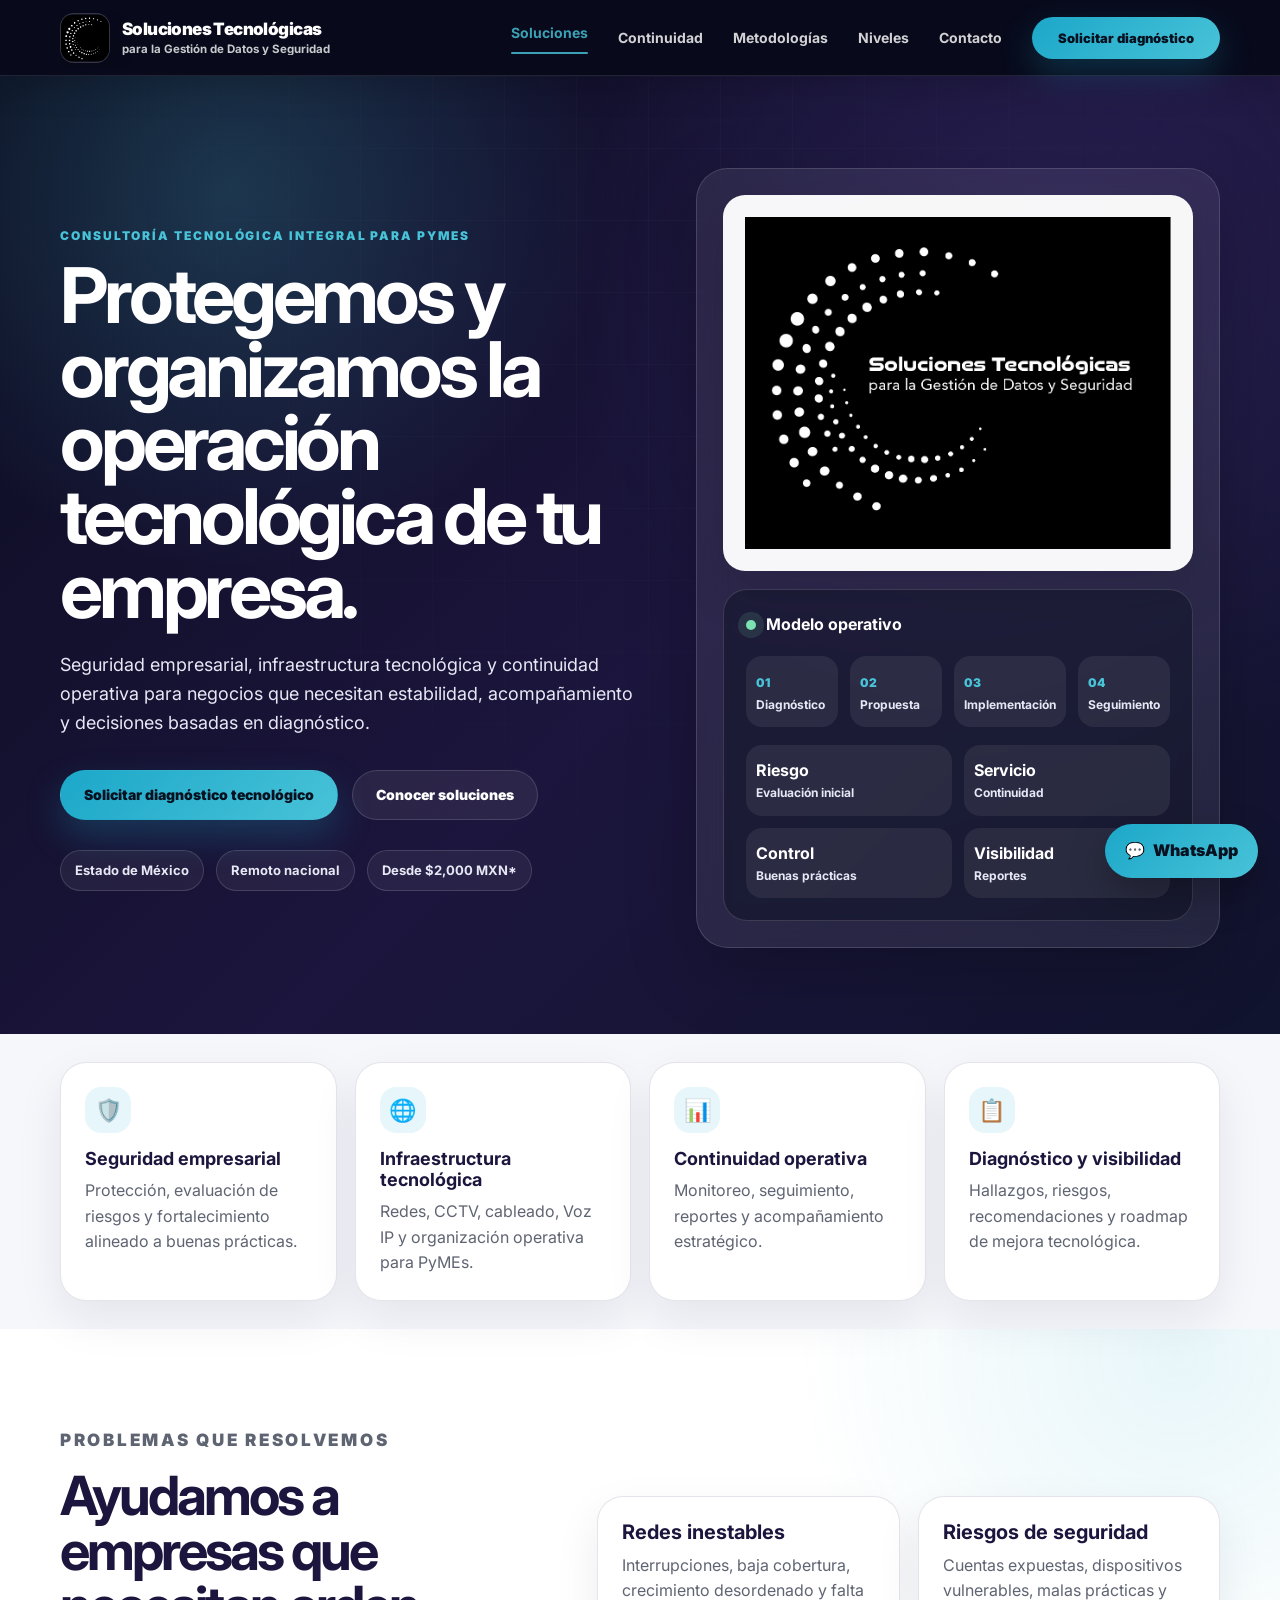
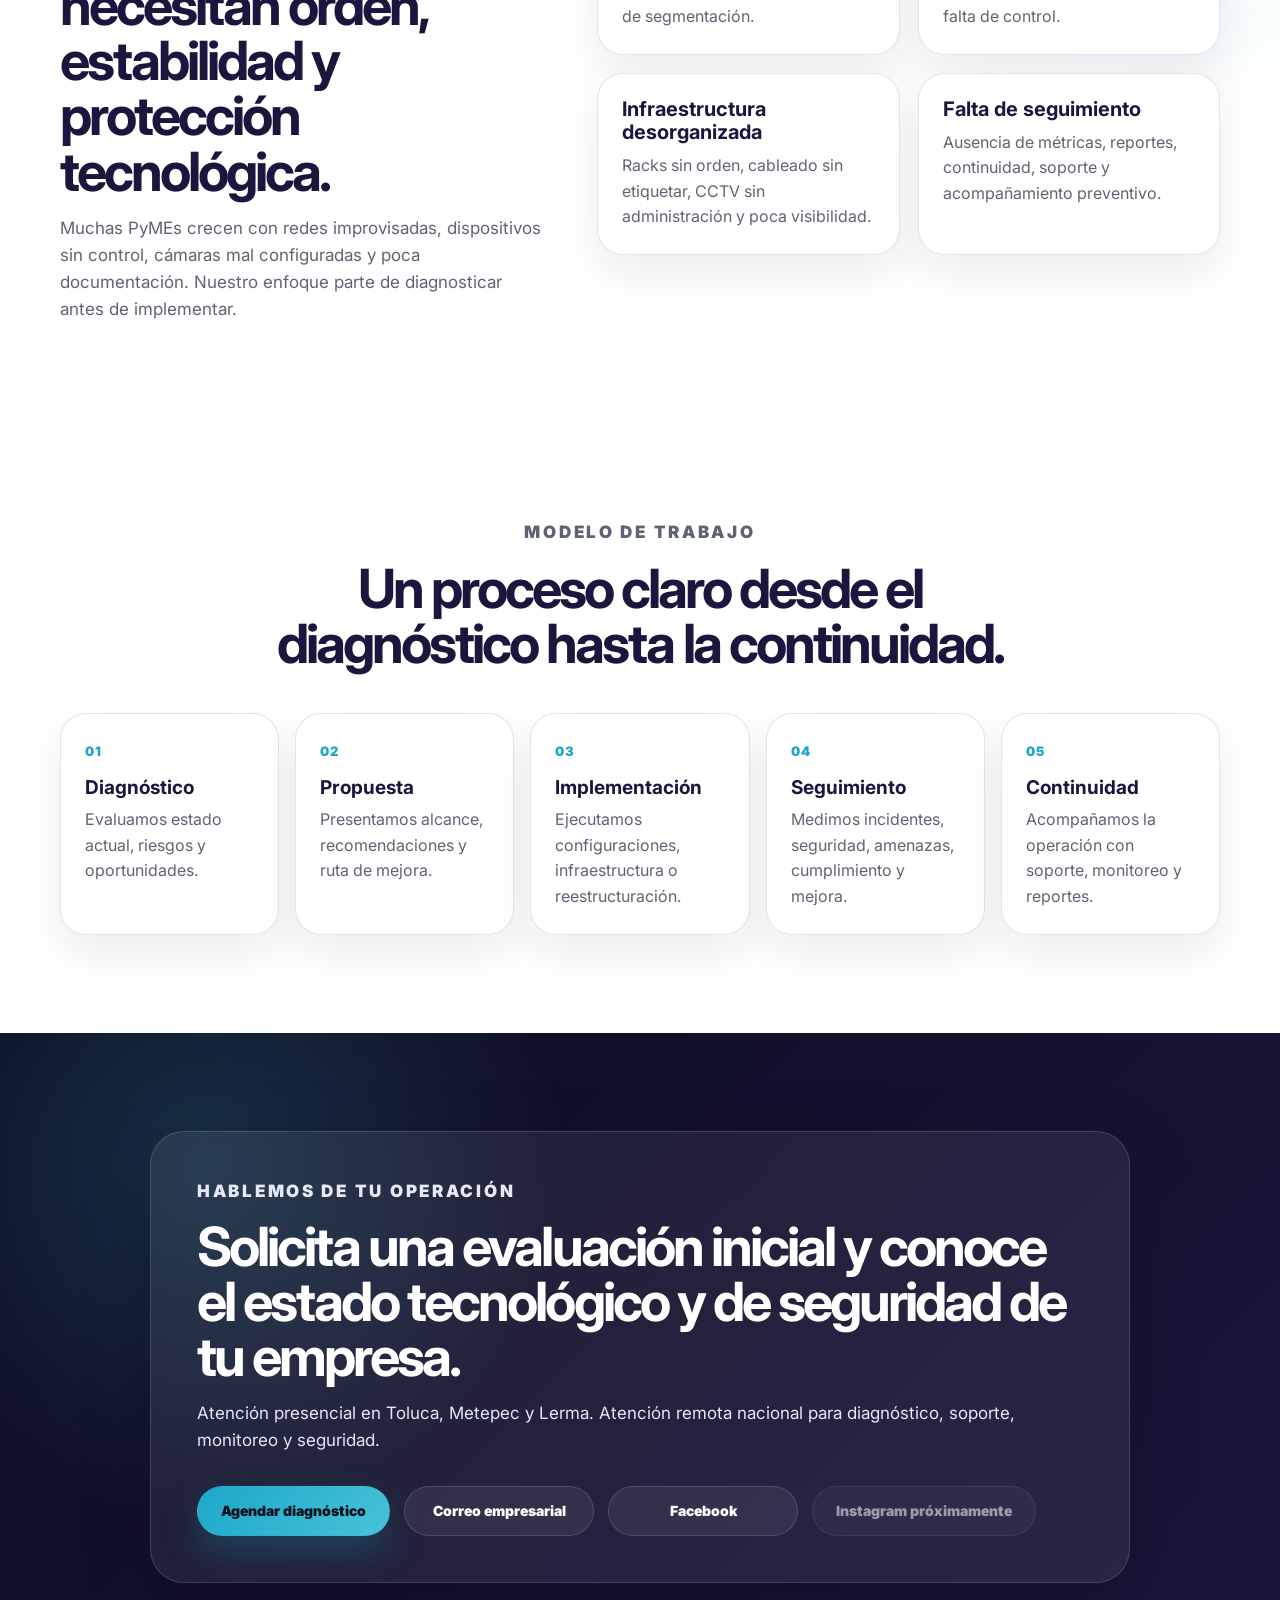
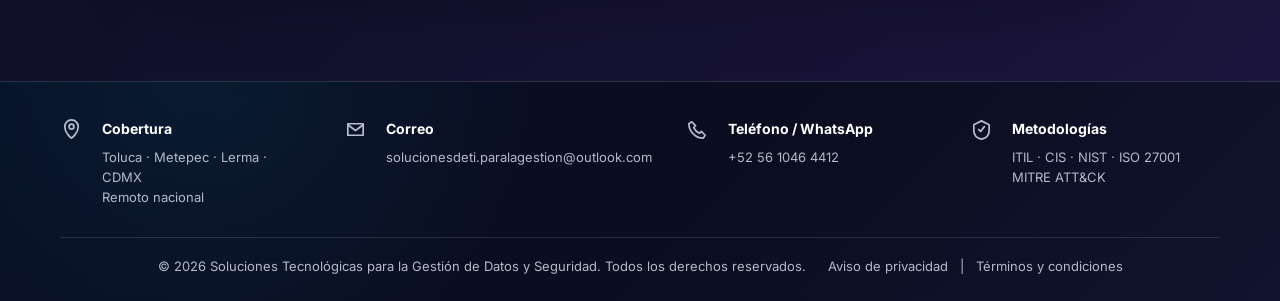
<file: index.html>
<!DOCTYPE html>
<html lang="es-MX">

<head>
  <meta charset="UTF-8" />
  <meta name="viewport" content="width=device-width, initial-scale=1.0" />
  <title>STGDyS | Consultoría tecnológica integral para PyMEs</title>
  <meta name="description"
    content="Consultoría tecnológica integral para PyMEs: seguridad, infraestructura y continuidad operativa." />
  <meta name="theme-color" content="#1C153D" />
  <link rel="icon" href="./assets/favicon.ico" sizes="any">
  <link rel="icon" type="image/png" href="./assets/favicon-32.png">
  <link rel="apple-touch-icon" href="./assets/apple-touch-icon.png">
  <link rel="manifest" href="./assets/site.webmanifest">
  <link rel="preconnect" href="https://fonts.googleapis.com">
  <link rel="preconnect" href="https://fonts.gstatic.com" crossorigin>
  <link href="https://fonts.googleapis.com/css2?family=Inter:wght@400;500;600;700;800;900&display=swap"
    rel="stylesheet">
  <link rel="stylesheet" href="./styles.css" />
</head>

<body>
  <header class="site-header">
    <nav class="nav container">
      <a href="./index.html" class="brand brand-navbar-final" aria-label="Ir al inicio">
        <span class="brand-symbol">
          <img src="./assets/logo-navbar-optmized.PNG" alt="" aria-hidden="true">
        </span>
        <span class="brand-name">
          <strong>Soluciones Tecnológicas</strong>
          <small>para la Gestión de Datos y Seguridad</small>
        </span>
      </a>
      <div class="nav-right">
        <div class="nav-links" id="navLinks">
          <a href="./soluciones.html" class="is-active">Soluciones</a>
          <a href="./continuidad.html">Continuidad</a>
          <a href="./metodologias.html">Metodologías</a>
          <a href="./niveles.html">Niveles</a>
          <a href="./contacto.html">Contacto</a>
        </div>
        <a class="nav-cta"
          href="https://wa.me/525610464412?text=Hola%2C%20quiero%20solicitar%20un%20diagn%C3%B3stico%20tecnol%C3%B3gico%20para%20mi%20empresa."
          target="_blank" rel="noopener">Solicitar diagnóstico</a>
        <button class="nav-toggle" aria-label="Abrir menú" aria-expanded="false"
          aria-controls="navLinks"><span></span><span></span><span></span></button>
      </div>
    </nav>
  </header>

  <main>
    <section id="inicio" class="hero">
      <div class="hero-grid-bg"></div>
      <div class="container hero-grid">
        <div class="hero-content reveal">
          <p class="eyebrow">Consultoría tecnológica integral para PyMEs</p>
          <h1>Protegemos y organizamos la operación tecnológica de tu empresa.</h1>
          <p class="hero-description">Seguridad empresarial, infraestructura tecnológica y continuidad operativa para
            negocios que necesitan estabilidad, acompañamiento y decisiones basadas en diagnóstico.</p>
          <div class="hero-actions">
            <a class="btn btn-primary"
              href="https://wa.me/525610464412?text=Hola%2C%20quiero%20solicitar%20un%20diagn%C3%B3stico%20tecnol%C3%B3gico%20para%20mi%20empresa."
              target="_blank" rel="noopener">Solicitar diagnóstico tecnológico</a>
            <a class="btn btn-secondary" href="soluciones.html">Conocer soluciones</a>
          </div>
          <div class="trust-pills"><span>Estado de México</span><span>Remoto nacional</span><span>Desde $2,000
              MXN*</span></div>
        </div>

        <aside class="hero-panel reveal">
          <img src="./assets/logotipo-02.png" alt="Soluciones Tecnológicas para la Gestión de Datos y Seguridad"
            class="panel-logo" />
          <div class="operation-card">
            <div class="status-line"><span class="status-dot"></span><strong>Modelo operativo</strong></div>
            <div class="mini-flow">
              <div><span>01</span>
                <p>Diagnóstico</p>
              </div>
              <div><span>02</span>
                <p>Propuesta</p>
              </div>
              <div><span>03</span>
                <p>Implementación</p>
              </div>
              <div><span>04</span>
                <p>Seguimiento</p>
              </div>
            </div>
            <div class="metrics-grid">
              <div><strong>Riesgo</strong><span>Evaluación inicial</span></div>
              <div><strong>Servicio</strong><span>Continuidad</span></div>
              <div><strong>Control</strong><span>Buenas prácticas</span></div>
              <div><strong>Visibilidad</strong><span>Reportes</span></div>
            </div>
          </div>
        </aside>
      </div>
    </section>


    <section class="confidence-section">
      <div class="container confidence-grid">
        <article class="confidence-card reveal"><span>🛡️</span>
          <h3>Seguridad empresarial</h3>
          <p>Protección, evaluación de riesgos y fortalecimiento alineado a buenas prácticas.</p>
        </article>
        <article class="confidence-card reveal"><span>🌐</span>
          <h3>Infraestructura tecnológica</h3>
          <p>Redes, CCTV, cableado, Voz IP y organización operativa para PyMEs.</p>
        </article>
        <article class="confidence-card reveal"><span>📊</span>
          <h3>Continuidad operativa</h3>
          <p>Monitoreo, seguimiento, reportes y acompañamiento estratégico.</p>
        </article>
        <article class="confidence-card reveal"><span>📋</span>
          <h3>Diagnóstico y visibilidad</h3>
          <p>Hallazgos, riesgos, recomendaciones y roadmap de mejora tecnológica.</p>
        </article>
      </div>
    </section>


    <section class="section problems-section">
      <div class="container split-grid">
        <div class="section-heading reveal">
          <p class="eyebrow">Problemas que resolvemos</p>
          <h2>Ayudamos a empresas que necesitan orden, estabilidad y protección tecnológica.</h2>
          <p>Muchas PyMEs crecen con redes improvisadas, dispositivos sin control, cámaras mal configuradas y poca
            documentación. Nuestro enfoque parte de diagnosticar antes de implementar.</p>
        </div>
        <div class="problem-grid">
          <article class="problem-card reveal">
            <h3>Redes inestables</h3>
            <p>Interrupciones, baja cobertura, crecimiento desordenado y falta de segmentación.</p>
          </article>
          <article class="problem-card reveal">
            <h3>Riesgos de seguridad</h3>
            <p>Cuentas expuestas, dispositivos vulnerables, malas prácticas y falta de control.</p>
          </article>
          <article class="problem-card reveal">
            <h3>Infraestructura desorganizada</h3>
            <p>Racks sin orden, cableado sin etiquetar, CCTV sin administración y poca visibilidad.</p>
          </article>
          <article class="problem-card reveal">
            <h3>Falta de seguimiento</h3>
            <p>Ausencia de métricas, reportes, continuidad, soporte y acompañamiento preventivo.</p>
          </article>
        </div>
      </div>
    </section>


    <section class="section process-section">
      <div class="container">
        <div class="section-heading center reveal">
          <p class="eyebrow">Modelo de trabajo</p>
          <h2>Un proceso claro desde el diagnóstico hasta la continuidad.</h2>
        </div>
        <div class="process-timeline">
          <div class="process-step reveal"><span>01</span>
            <h3>Diagnóstico</h3>
            <p>Evaluamos estado actual, riesgos y oportunidades.</p>
          </div>
          <div class="process-step reveal"><span>02</span>
            <h3>Propuesta</h3>
            <p>Presentamos alcance, recomendaciones y ruta de mejora.</p>
          </div>
          <div class="process-step reveal"><span>03</span>
            <h3>Implementación</h3>
            <p>Ejecutamos configuraciones, infraestructura o reestructuración.</p>
          </div>
          <div class="process-step reveal"><span>04</span>
            <h3>Seguimiento</h3>
            <p>Medimos incidentes, seguridad, amenazas, cumplimiento y mejora.</p>
          </div>
          <div class="process-step reveal"><span>05</span>
            <h3>Continuidad</h3>
            <p>Acompañamos la operación con soporte, monitoreo y reportes.</p>
          </div>
        </div>
      </div>
    </section>


    <section id="contacto" class="section final-cta-section">
      <div class="container final-cta reveal">
        <div>
          <p class="eyebrow">Hablemos de tu operación</p>
          <h2>Solicita una evaluación inicial y conoce el estado tecnológico y de seguridad de tu empresa.</h2>
          <p>Atención presencial en Toluca, Metepec y Lerma. Atención remota nacional para diagnóstico, soporte,
            monitoreo y seguridad.</p>
        </div>
        <div class="cta-actions">

          <a class="btn btn-primary"
            href="https://wa.me/525610464412?text=Hola%2C%20quiero%20solicitar%20una%20evaluaci%C3%B3n%20inicial%20para%20mi%20empresa."
            target="_blank" rel="noopener">
            Agendar diagnóstico
          </a>

          <a class="btn btn-secondary" href="mailto:solucionesdeti.paralagestion@outlook.com">
            Correo empresarial
          </a>

          <a class="btn btn-secondary" href="https://www.facebook.com/profile.php?id=61589852947900" target="_blank"
            rel="noopener">
            Facebook
          </a>

          <a class="btn btn-secondary disabled" href="#" aria-disabled="true">
            Instagram próximamente
          </a>

        </div>
      </div>
    </section>

  </main>

  <footer class="footer footer-compact">
    <div class="container footer-main compact">
      <div class="footer-item">
        <svg viewBox="0 0 24 24" aria-hidden="true">
          <path d="M12 21s7-5.1 7-12a7 7 0 0 0-14 0c0 6.9 7 12 7 12z" />
          <circle cx="12" cy="9" r="2.5" />
        </svg>
        <div><strong>Cobertura</strong><span>Toluca · Metepec · Lerma · CDMX<br>Remoto nacional</span></div>
      </div>

      <div class="footer-item">
        <svg viewBox="0 0 24 24" aria-hidden="true">
          <path d="M4 6h16v12H4z" />
          <path d="M4 7l8 6 8-6" />
        </svg>
        <div><strong>Correo</strong><span>solucionesdeti.paralagestion@outlook.com</span></div>
      </div>

      <div class="footer-item">
        <svg viewBox="0 0 24 24" aria-hidden="true">
          <path d="M6 4l4 4-2 2c1.5 3 3 4.5 6 6l2-2 4 4-2 3c-8 0-15-7-15-15l3-2z" />
        </svg>
        <div><strong>Teléfono / WhatsApp</strong><span>+52 56 1046 4412</span></div>
      </div>

      <div class="footer-item">
        <svg viewBox="0 0 24 24" aria-hidden="true">
          <path d="M12 3l8 4v6c0 5-3.5 8-8 9-4.5-1-8-4-8-9V7l8-4z" />
          <path d="M9 12l2 2 4-5" />
        </svg>
        <div><strong>Metodologías</strong><span>ITIL · CIS · NIST · ISO 27001<br>MITRE ATT&CK</span></div>
      </div>
    </div>

    <div class="container footer-bottom">
      <p>© <span id="year"></span> Soluciones Tecnológicas para la Gestión de Datos y Seguridad. Todos los derechos
        reservados.</p>
      <div><a href="aviso-privacidad.html">Aviso de privacidad</a><span>|</span><a href="./contacto.html">Términos y
          condiciones</a></div>
    </div>
  </footer>

  <a class="floating-whatsapp"
    href="https://wa.me/525610464412?text=Hola%2C%20quiero%20informaci%C3%B3n%20sobre%20sus%20servicios%20para%20mi%20empresa."
    target="_blank" rel="noopener"><span>WhatsApp</span></a>
  <script src="./script.js"></script>
</body>

</html>
</file>
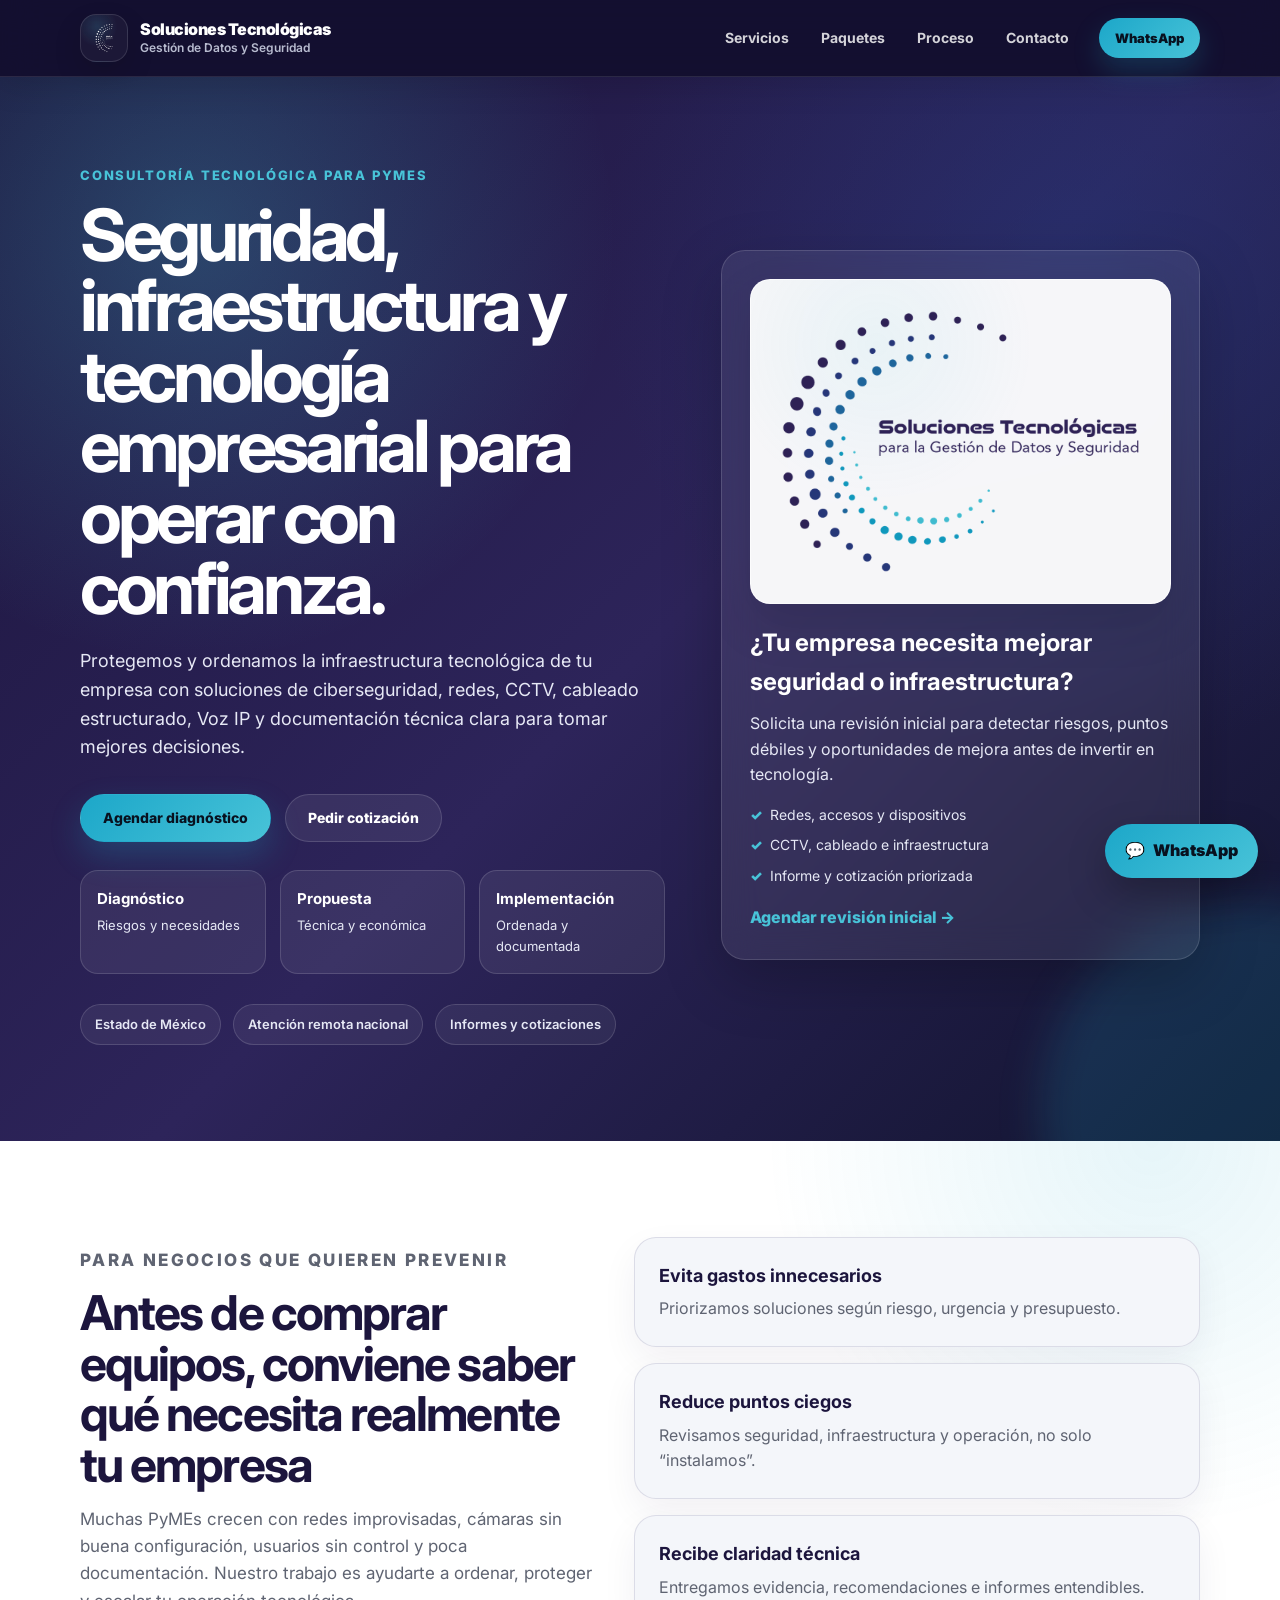
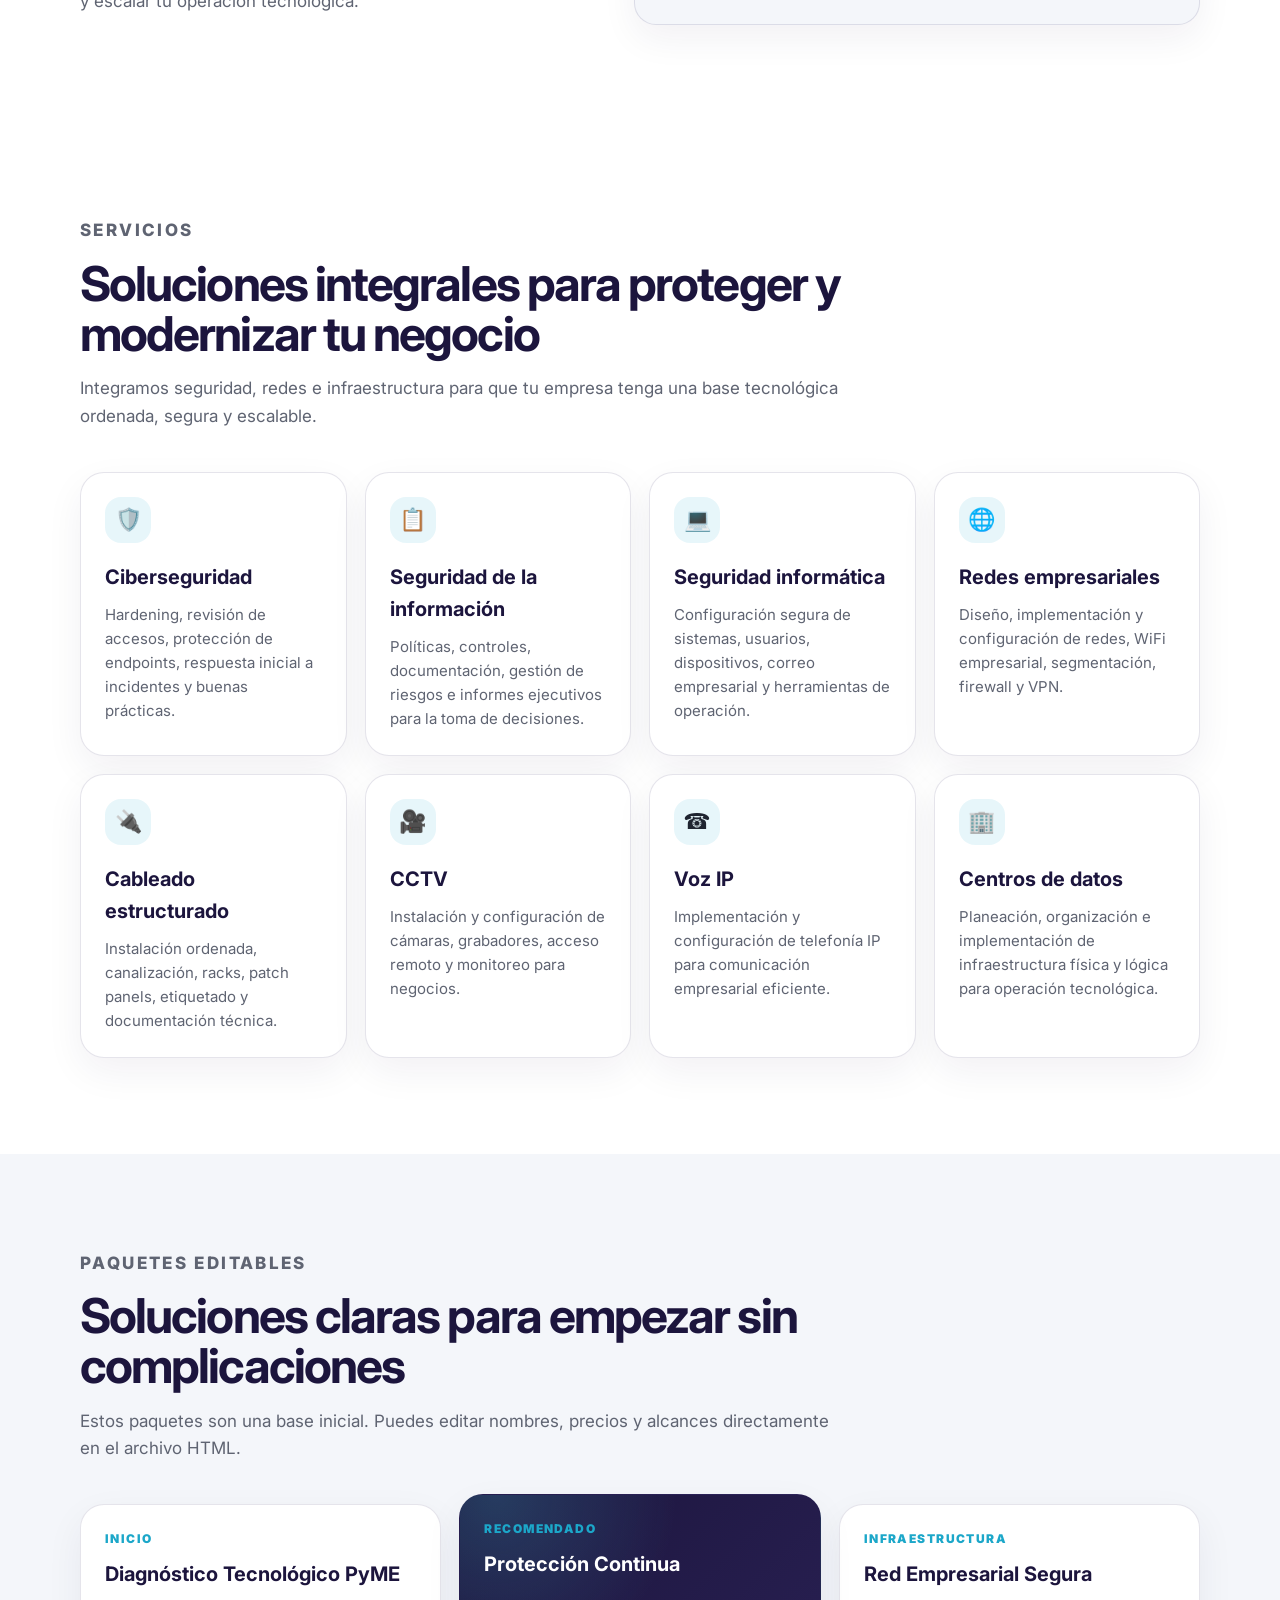
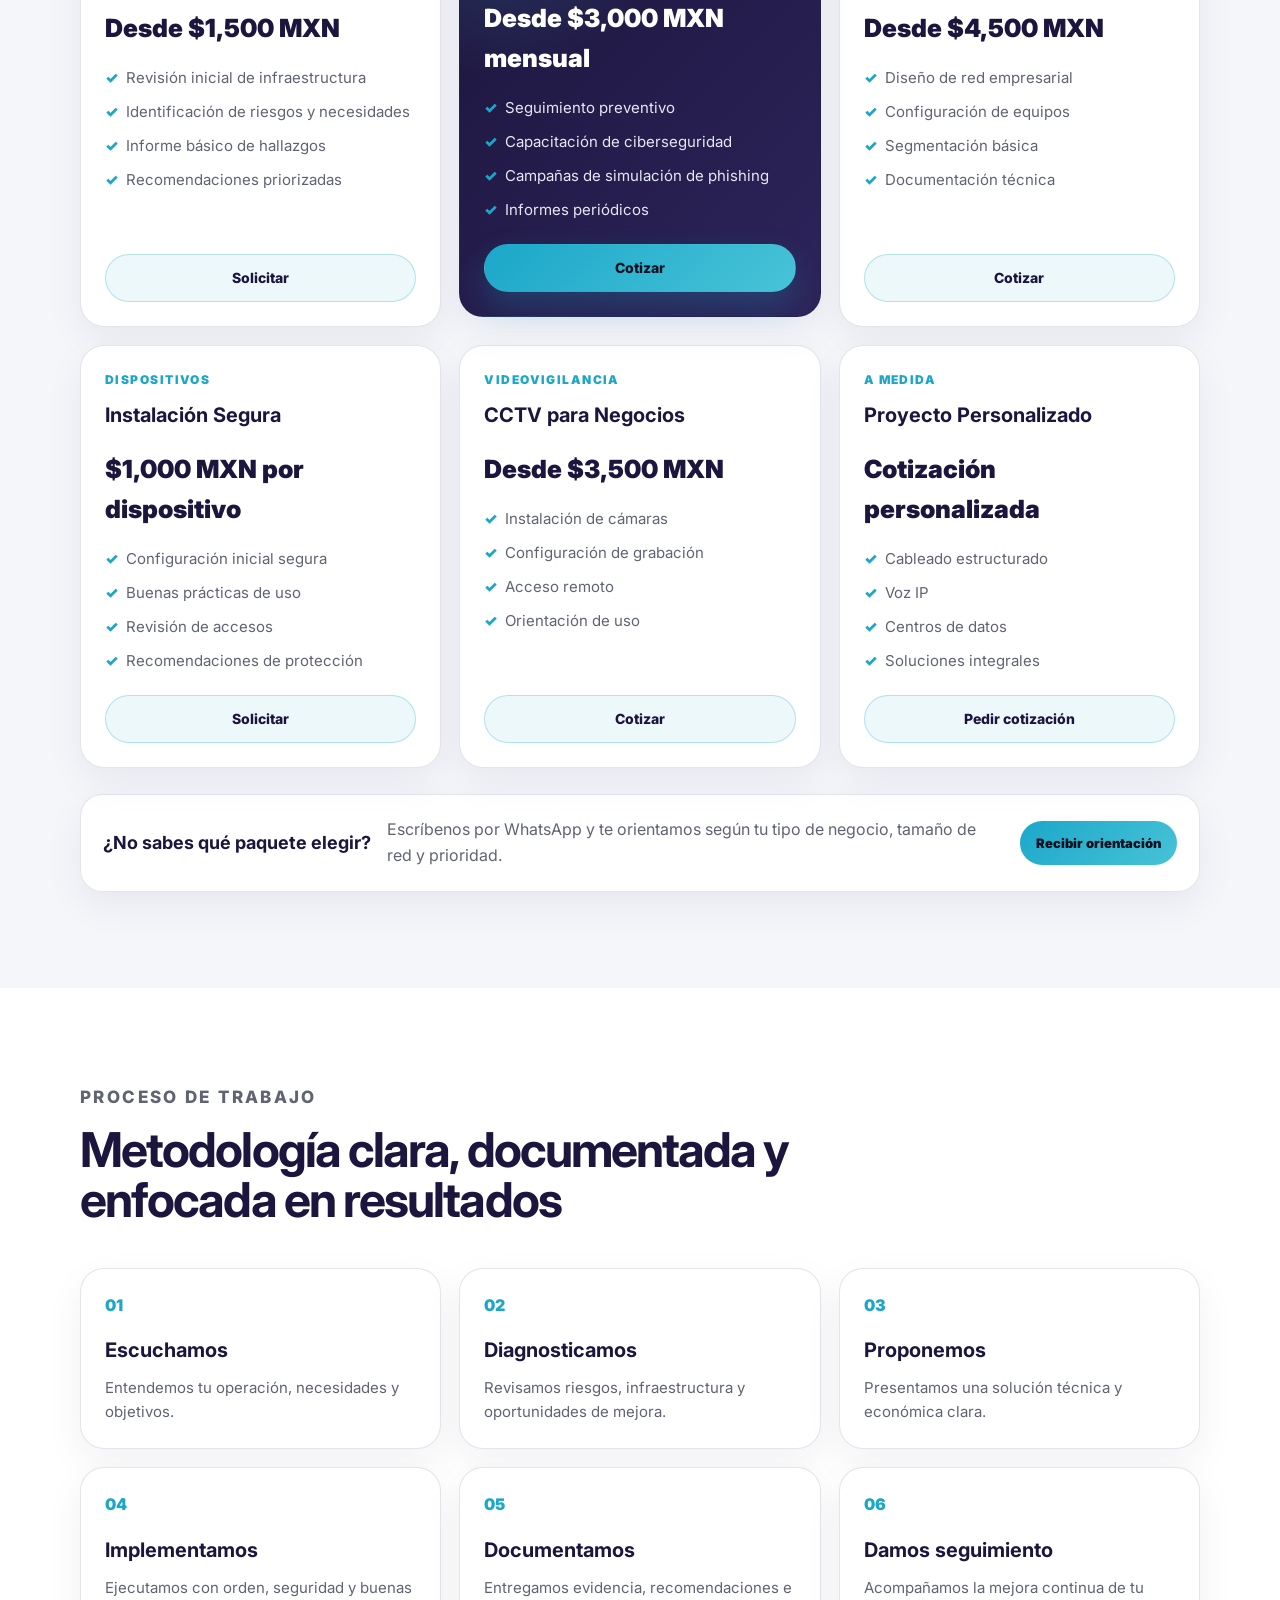
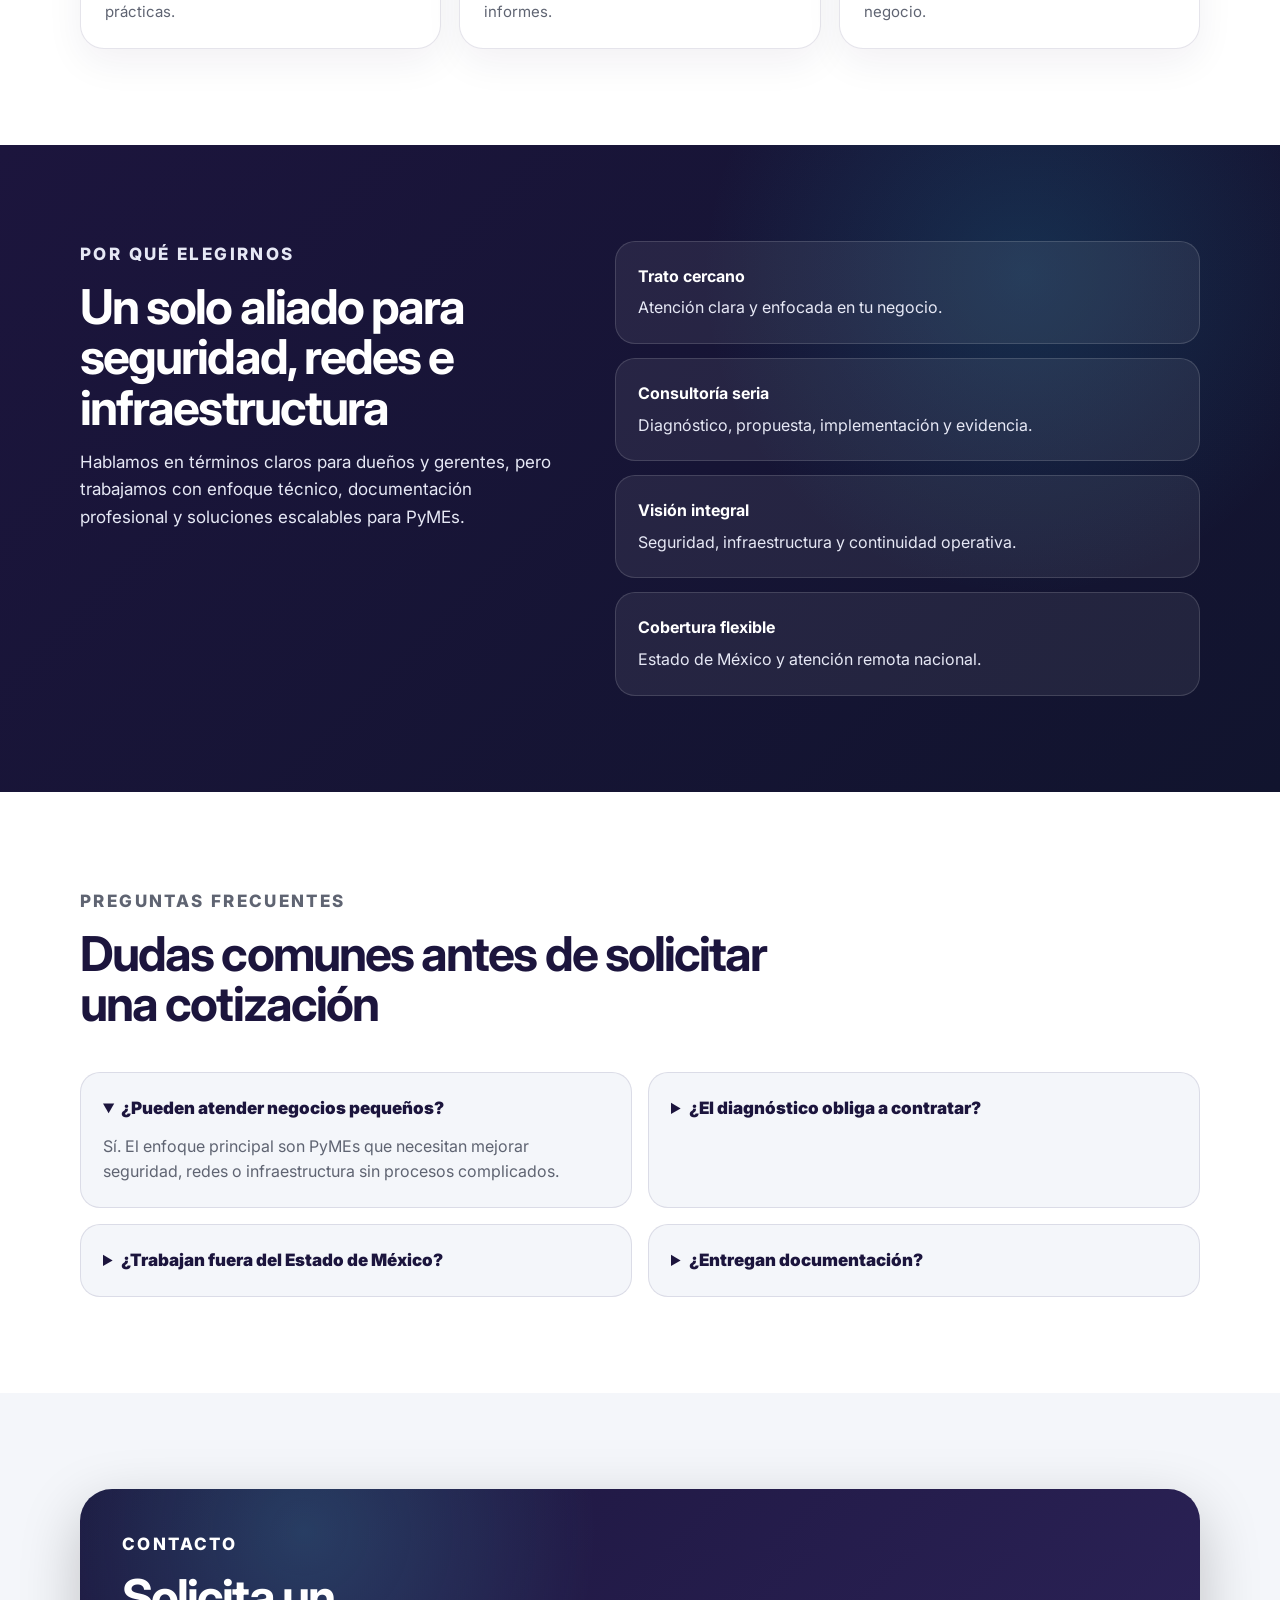
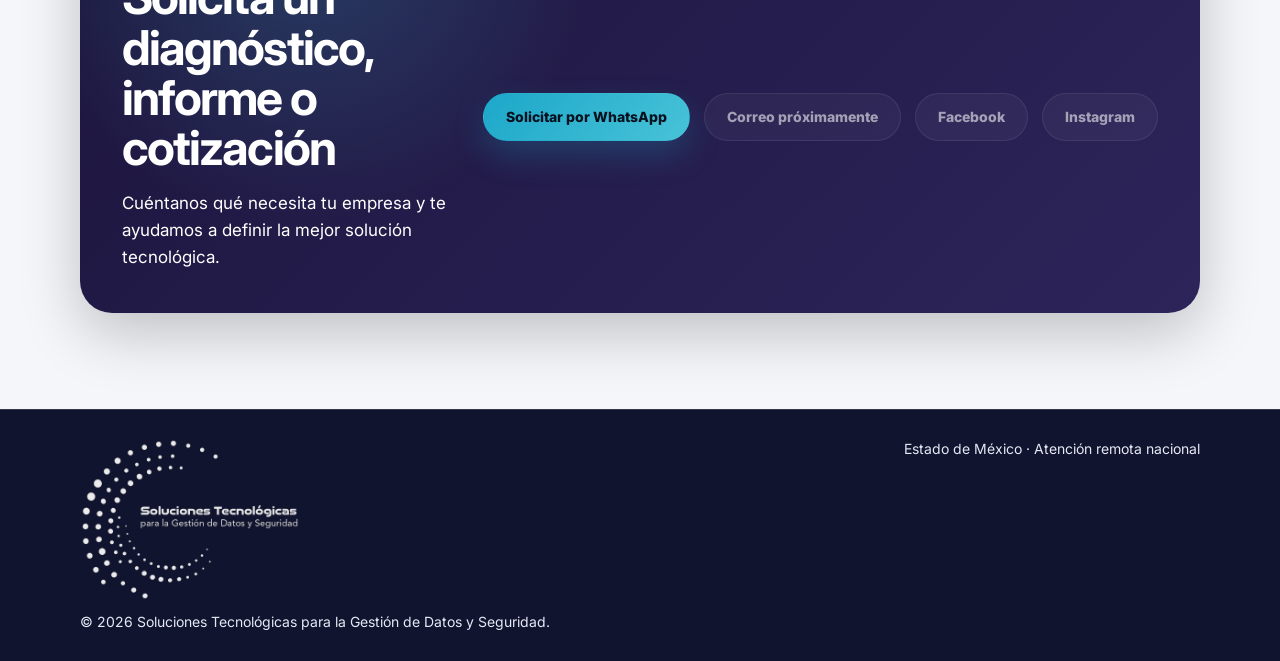
<file: stgds-landing-page/index.html>
<!DOCTYPE html>
<html lang="es-MX">
<head>
  <meta charset="UTF-8" />
  <meta name="viewport" content="width=device-width, initial-scale=1.0" />
  <meta name="description" content="Soluciones Tecnológicas para la Gestión de Datos y Seguridad. Consultoría para PyMEs en ciberseguridad, redes empresariales, cableado estructurado, CCTV, Voz IP y centros de datos." />
  <meta name="theme-color" content="#1C153D" />
  <title>Soluciones Tecnológicas | Gestión de Datos y Seguridad</title>
  <link rel="icon" href="./assets/favicon.ico" sizes="any">
  <link rel="icon" type="image/png" href="./assets/favicon-32.png">
  <link rel="apple-touch-icon" href="./assets/apple-touch-icon.png">
  <link rel="manifest" href="./assets/site.webmanifest">

  <link rel="preconnect" href="https://fonts.googleapis.com">
  <link rel="preconnect" href="https://fonts.gstatic.com" crossorigin>
  <link href="https://fonts.googleapis.com/css2?family=Inter:wght@400;500;600;700;800&display=swap" rel="stylesheet">

  <link rel="stylesheet" href="./styles.css" />
</head>
<body>
  <header class="site-header">
    <nav class="nav container">
      <a href="#inicio" class="brand" aria-label="Ir al inicio">
        <span class="brand-mark">
          <img src="./assets/brand-mark.webp" alt="" aria-hidden="true" />
        </span>
        <span class="brand-text">
          <strong>Soluciones Tecnológicas</strong>
          <small>Gestión de Datos y Seguridad</small>
        </span>
      </a>

      <div class="nav-right">
        <div class="nav-links">
          <a href="#servicios">Servicios</a>
          <a href="#paquetes">Paquetes</a>
          <a href="#proceso">Proceso</a>
          <a href="#contacto">Contacto</a>
        </div>

        <a class="nav-cta" href="https://wa.me/525610462212?text=Hola%2C%20quiero%20solicitar%20informaci%C3%B3n%20sobre%20sus%20servicios." target="_blank" rel="noopener">
          WhatsApp
        </a>

        <button class="nav-toggle" aria-label="Abrir menú" aria-expanded="false">
          <span></span><span></span><span></span>
        </button>
      </div>
    </nav>
  </header>

  <main>
    <section id="inicio" class="hero">
      <div class="hero-glow"></div>
      <div class="container hero-grid">
        <div class="hero-content">
          <p class="eyebrow">Consultoría tecnológica para PyMEs</p>
          <h1>Seguridad, infraestructura y tecnología empresarial para operar con confianza.</h1>
          <p class="hero-description">
            Protegemos y ordenamos la infraestructura tecnológica de tu empresa con soluciones de
            ciberseguridad, redes, CCTV, cableado estructurado, Voz IP y documentación técnica clara
            para tomar mejores decisiones.
          </p>

          <div class="hero-actions">
            <a class="btn btn-primary" href="https://wa.me/525610462212?text=Hola%2C%20quiero%20solicitar%20un%20diagn%C3%B3stico%20tecnol%C3%B3gico%20para%20mi%20empresa." target="_blank" rel="noopener">
              Agendar diagnóstico
            </a>
            <a class="btn btn-secondary" href="https://wa.me/525610462212?text=Hola%2C%20quiero%20pedir%20una%20cotizaci%C3%B3n%20para%20mi%20empresa." target="_blank" rel="noopener">
              Pedir cotización
            </a>
          </div>

          <div class="conversion-strip" aria-label="Beneficios principales">
            <div><strong>Diagnóstico</strong><span>Riesgos y necesidades</span></div>
            <div><strong>Propuesta</strong><span>Técnica y económica</span></div>
            <div><strong>Implementación</strong><span>Ordenada y documentada</span></div>
          </div>

          <div class="trust-row">
            <span>Estado de México</span>
            <span>Atención remota nacional</span>
            <span>Informes y cotizaciones</span>
          </div>
        </div>

        <aside class="hero-card">
          <img src="./assets/logo-hero.webp" alt="Soluciones Tecnológicas para la Gestión de Datos y Seguridad" class="hero-logo" />
          <div class="hero-card-content">
            <h2>¿Tu empresa necesita mejorar seguridad o infraestructura?</h2>
            <p>
              Solicita una revisión inicial para detectar riesgos, puntos débiles y oportunidades
              de mejora antes de invertir en tecnología.
            </p>
            <ul class="mini-checklist">
              <li>Redes, accesos y dispositivos</li>
              <li>CCTV, cableado e infraestructura</li>
              <li>Informe y cotización priorizada</li>
            </ul>
            <a href="https://wa.me/525610462212?text=Hola%2C%20quiero%20agendar%20una%20revisi%C3%B3n%20inicial%20para%20mi%20empresa." target="_blank" rel="noopener">
              Agendar revisión inicial →
            </a>
          </div>
        </aside>
      </div>
    </section>

    <section class="section problem-section">
      <div class="container problem-grid">
        <div class="section-heading compact">
          <p class="eyebrow">Para negocios que quieren prevenir</p>
          <h2>Antes de comprar equipos, conviene saber qué necesita realmente tu empresa</h2>
          <p>
            Muchas PyMEs crecen con redes improvisadas, cámaras sin buena configuración,
            usuarios sin control y poca documentación. Nuestro trabajo es ayudarte a ordenar,
            proteger y escalar tu operación tecnológica.
          </p>
        </div>

        <div class="problem-cards">
          <div><strong>Evita gastos innecesarios</strong><span>Priorizamos soluciones según riesgo, urgencia y presupuesto.</span></div>
          <div><strong>Reduce puntos ciegos</strong><span>Revisamos seguridad, infraestructura y operación, no solo “instalamos”.</span></div>
          <div><strong>Recibe claridad técnica</strong><span>Entregamos evidencia, recomendaciones e informes entendibles.</span></div>
        </div>
      </div>
    </section>

    <section id="servicios" class="section">
      <div class="container">
        <div class="section-heading">
          <p class="eyebrow">Servicios</p>
          <h2>Soluciones integrales para proteger y modernizar tu negocio</h2>
          <p>
            Integramos seguridad, redes e infraestructura para que tu empresa tenga una base tecnológica ordenada,
            segura y escalable.
          </p>
        </div>

        <div class="services-grid">
          <article class="service-card">
            <span class="icon">🛡️</span>
            <h3>Ciberseguridad</h3>
            <p>Hardening, revisión de accesos, protección de endpoints, respuesta inicial a incidentes y buenas prácticas.</p>
          </article>
          <article class="service-card">
            <span class="icon">📋</span>
            <h3>Seguridad de la información</h3>
            <p>Políticas, controles, documentación, gestión de riesgos e informes ejecutivos para la toma de decisiones.</p>
          </article>
          <article class="service-card">
            <span class="icon">💻</span>
            <h3>Seguridad informática</h3>
            <p>Configuración segura de sistemas, usuarios, dispositivos, correo empresarial y herramientas de operación.</p>
          </article>
          <article class="service-card">
            <span class="icon">🌐</span>
            <h3>Redes empresariales</h3>
            <p>Diseño, implementación y configuración de redes, WiFi empresarial, segmentación, firewall y VPN.</p>
          </article>
          <article class="service-card">
            <span class="icon">🔌</span>
            <h3>Cableado estructurado</h3>
            <p>Instalación ordenada, canalización, racks, patch panels, etiquetado y documentación técnica.</p>
          </article>
          <article class="service-card">
            <span class="icon">🎥</span>
            <h3>CCTV</h3>
            <p>Instalación y configuración de cámaras, grabadores, acceso remoto y monitoreo para negocios.</p>
          </article>
          <article class="service-card">
            <span class="icon">☎️</span>
            <h3>Voz IP</h3>
            <p>Implementación y configuración de telefonía IP para comunicación empresarial eficiente.</p>
          </article>
          <article class="service-card">
            <span class="icon">🏢</span>
            <h3>Centros de datos</h3>
            <p>Planeación, organización e implementación de infraestructura física y lógica para operación tecnológica.</p>
          </article>
        </div>
      </div>
    </section>

    <section id="paquetes" class="section section-muted">
      <div class="container">
        <div class="section-heading">
          <p class="eyebrow">Paquetes editables</p>
          <h2>Soluciones claras para empezar sin complicaciones</h2>
          <p>
            Estos paquetes son una base inicial. Puedes editar nombres, precios y alcances directamente en el archivo HTML.
          </p>
        </div>

        <div class="pricing-grid">
          <article class="price-card">
            <p class="package-label">Inicio</p>
            <h3>Diagnóstico Tecnológico PyME</h3>
            <p class="price">Desde $1,500 MXN</p>
            <ul>
              <li>Revisión inicial de infraestructura</li>
              <li>Identificación de riesgos y necesidades</li>
              <li>Informe básico de hallazgos</li>
              <li>Recomendaciones priorizadas</li>
            </ul>
            <a class="btn btn-card" href="https://wa.me/525610462212?text=Hola%2C%20quiero%20informaci%C3%B3n%20del%20Diagn%C3%B3stico%20Tecnol%C3%B3gico%20PyME." target="_blank" rel="noopener">Solicitar</a>
          </article>

          <article class="price-card featured">
            <p class="package-label">Recomendado</p>
            <h3>Protección Continua</h3>
            <p class="price">Desde $3,000 MXN mensual</p>
            <ul>
              <li>Seguimiento preventivo</li>
              <li>Capacitación de ciberseguridad</li>
              <li>Campañas de simulación de phishing</li>
              <li>Informes periódicos</li>
            </ul>
            <a class="btn btn-primary" href="https://wa.me/525610462212?text=Hola%2C%20me%20interesa%20el%20paquete%20de%20Protecci%C3%B3n%20Continua." target="_blank" rel="noopener">Cotizar</a>
          </article>

          <article class="price-card">
            <p class="package-label">Infraestructura</p>
            <h3>Red Empresarial Segura</h3>
            <p class="price">Desde $4,500 MXN</p>
            <ul>
              <li>Diseño de red empresarial</li>
              <li>Configuración de equipos</li>
              <li>Segmentación básica</li>
              <li>Documentación técnica</li>
            </ul>
            <a class="btn btn-card" href="https://wa.me/525610462212?text=Hola%2C%20quiero%20cotizar%20una%20Red%20Empresarial%20Segura." target="_blank" rel="noopener">Cotizar</a>
          </article>

          <article class="price-card">
            <p class="package-label">Dispositivos</p>
            <h3>Instalación Segura</h3>
            <p class="price">$1,000 MXN por dispositivo</p>
            <ul>
              <li>Configuración inicial segura</li>
              <li>Buenas prácticas de uso</li>
              <li>Revisión de accesos</li>
              <li>Recomendaciones de protección</li>
            </ul>
            <a class="btn btn-card" href="https://wa.me/525610462212?text=Hola%2C%20quiero%20cotizar%20una%20instalaci%C3%B3n%20segura%20por%20dispositivo." target="_blank" rel="noopener">Solicitar</a>
          </article>

          <article class="price-card">
            <p class="package-label">Videovigilancia</p>
            <h3>CCTV para Negocios</h3>
            <p class="price">Desde $3,500 MXN</p>
            <ul>
              <li>Instalación de cámaras</li>
              <li>Configuración de grabación</li>
              <li>Acceso remoto</li>
              <li>Orientación de uso</li>
            </ul>
            <a class="btn btn-card" href="https://wa.me/525610462212?text=Hola%2C%20quiero%20cotizar%20CCTV%20para%20mi%20negocio." target="_blank" rel="noopener">Cotizar</a>
          </article>

          <article class="price-card">
            <p class="package-label">A medida</p>
            <h3>Proyecto Personalizado</h3>
            <p class="price">Cotización personalizada</p>
            <ul>
              <li>Cableado estructurado</li>
              <li>Voz IP</li>
              <li>Centros de datos</li>
              <li>Soluciones integrales</li>
            </ul>
            <a class="btn btn-card" href="https://wa.me/525610462212?text=Hola%2C%20quiero%20una%20cotizaci%C3%B3n%20personalizada%20para%20mi%20empresa." target="_blank" rel="noopener">Pedir cotización</a>
          </article>
        </div>

        <div class="pricing-note">
          <strong>¿No sabes qué paquete elegir?</strong>
          <span>Escríbenos por WhatsApp y te orientamos según tu tipo de negocio, tamaño de red y prioridad.</span>
          <a href="https://wa.me/525610462212?text=Hola%2C%20no%20s%C3%A9%20qu%C3%A9%20paquete%20necesito.%20%C2%BFMe%20pueden%20orientar%3F" target="_blank" rel="noopener">Recibir orientación</a>
        </div>
      </div>
    </section>

    <section id="proceso" class="section">
      <div class="container">
        <div class="section-heading">
          <p class="eyebrow">Proceso de trabajo</p>
          <h2>Metodología clara, documentada y enfocada en resultados</h2>
        </div>

        <div class="steps">
          <div class="step"><span>01</span><h3>Escuchamos</h3><p>Entendemos tu operación, necesidades y objetivos.</p></div>
          <div class="step"><span>02</span><h3>Diagnosticamos</h3><p>Revisamos riesgos, infraestructura y oportunidades de mejora.</p></div>
          <div class="step"><span>03</span><h3>Proponemos</h3><p>Presentamos una solución técnica y económica clara.</p></div>
          <div class="step"><span>04</span><h3>Implementamos</h3><p>Ejecutamos con orden, seguridad y buenas prácticas.</p></div>
          <div class="step"><span>05</span><h3>Documentamos</h3><p>Entregamos evidencia, recomendaciones e informes.</p></div>
          <div class="step"><span>06</span><h3>Damos seguimiento</h3><p>Acompañamos la mejora continua de tu negocio.</p></div>
        </div>
      </div>
    </section>

    <section class="section why">
      <div class="container why-grid">
        <div>
          <p class="eyebrow">Por qué elegirnos</p>
          <h2>Un solo aliado para seguridad, redes e infraestructura</h2>
          <p>
            Hablamos en términos claros para dueños y gerentes, pero trabajamos con enfoque técnico,
            documentación profesional y soluciones escalables para PyMEs.
          </p>
        </div>

        <div class="why-list">
          <div><strong>Trato cercano</strong><span>Atención clara y enfocada en tu negocio.</span></div>
          <div><strong>Consultoría seria</strong><span>Diagnóstico, propuesta, implementación y evidencia.</span></div>
          <div><strong>Visión integral</strong><span>Seguridad, infraestructura y continuidad operativa.</span></div>
          <div><strong>Cobertura flexible</strong><span>Estado de México y atención remota nacional.</span></div>
        </div>
      </div>
    </section>

    <section class="section faq-section">
      <div class="container">
        <div class="section-heading">
          <p class="eyebrow">Preguntas frecuentes</p>
          <h2>Dudas comunes antes de solicitar una cotización</h2>
        </div>

        <div class="faq-grid">
          <details open>
            <summary>¿Pueden atender negocios pequeños?</summary>
            <p>Sí. El enfoque principal son PyMEs que necesitan mejorar seguridad, redes o infraestructura sin procesos complicados.</p>
          </details>
          <details>
            <summary>¿El diagnóstico obliga a contratar?</summary>
            <p>No. El diagnóstico permite entender necesidades, riesgos y alcance para definir una propuesta clara.</p>
          </details>
          <details>
            <summary>¿Trabajan fuera del Estado de México?</summary>
            <p>Sí. La atención presencial se enfoca en Estado de México y algunos proyectos pueden gestionarse de forma remota a nivel nacional.</p>
          </details>
          <details>
            <summary>¿Entregan documentación?</summary>
            <p>Sí. Se pueden entregar informes, evidencias, recomendaciones, inventario básico y documentación técnica según el proyecto.</p>
          </details>
        </div>
      </div>
    </section>

    <section id="contacto" class="section contact-section">
      <div class="container contact-card">
        <div>
          <p class="eyebrow">Contacto</p>
          <h2>Solicita un diagnóstico, informe o cotización</h2>
          <p>
            Cuéntanos qué necesita tu empresa y te ayudamos a definir la mejor solución tecnológica.
          </p>
        </div>

        <div class="contact-actions">
          <a class="btn btn-primary" href="https://wa.me/525610462212?text=Hola%2C%20quiero%20solicitar%20un%20diagn%C3%B3stico%20o%20cotizaci%C3%B3n%20para%20mi%20empresa." target="_blank" rel="noopener">Solicitar por WhatsApp</a>
          <a class="btn btn-secondary disabled" href="#" aria-disabled="true">Correo próximamente</a>
          <a class="btn btn-secondary disabled" href="#" aria-disabled="true">Facebook</a>
          <a class="btn btn-secondary disabled" href="#" aria-disabled="true">Instagram</a>
        </div>
      </div>
    </section>
  </main>

  <footer class="footer">
    <div class="container footer-grid">
      <div class="footer-brand">
        <img src="./assets/logo-footer.webp" alt="Soluciones Tecnológicas para la Gestión de Datos y Seguridad">
        <p>© <span id="year"></span> Soluciones Tecnológicas para la Gestión de Datos y Seguridad.</p>
      </div>
      <p>Estado de México · Atención remota nacional</p>
    </div>
  </footer>


  <a class="floating-whatsapp" href="https://wa.me/525610462212?text=Hola%2C%20quiero%20informaci%C3%B3n%20sobre%20sus%20servicios%20para%20mi%20empresa." target="_blank" rel="noopener" aria-label="Contactar por WhatsApp">
    <span>WhatsApp</span>
  </a>

  <script src="./script.js"></script>
</body>
</html>
</file>
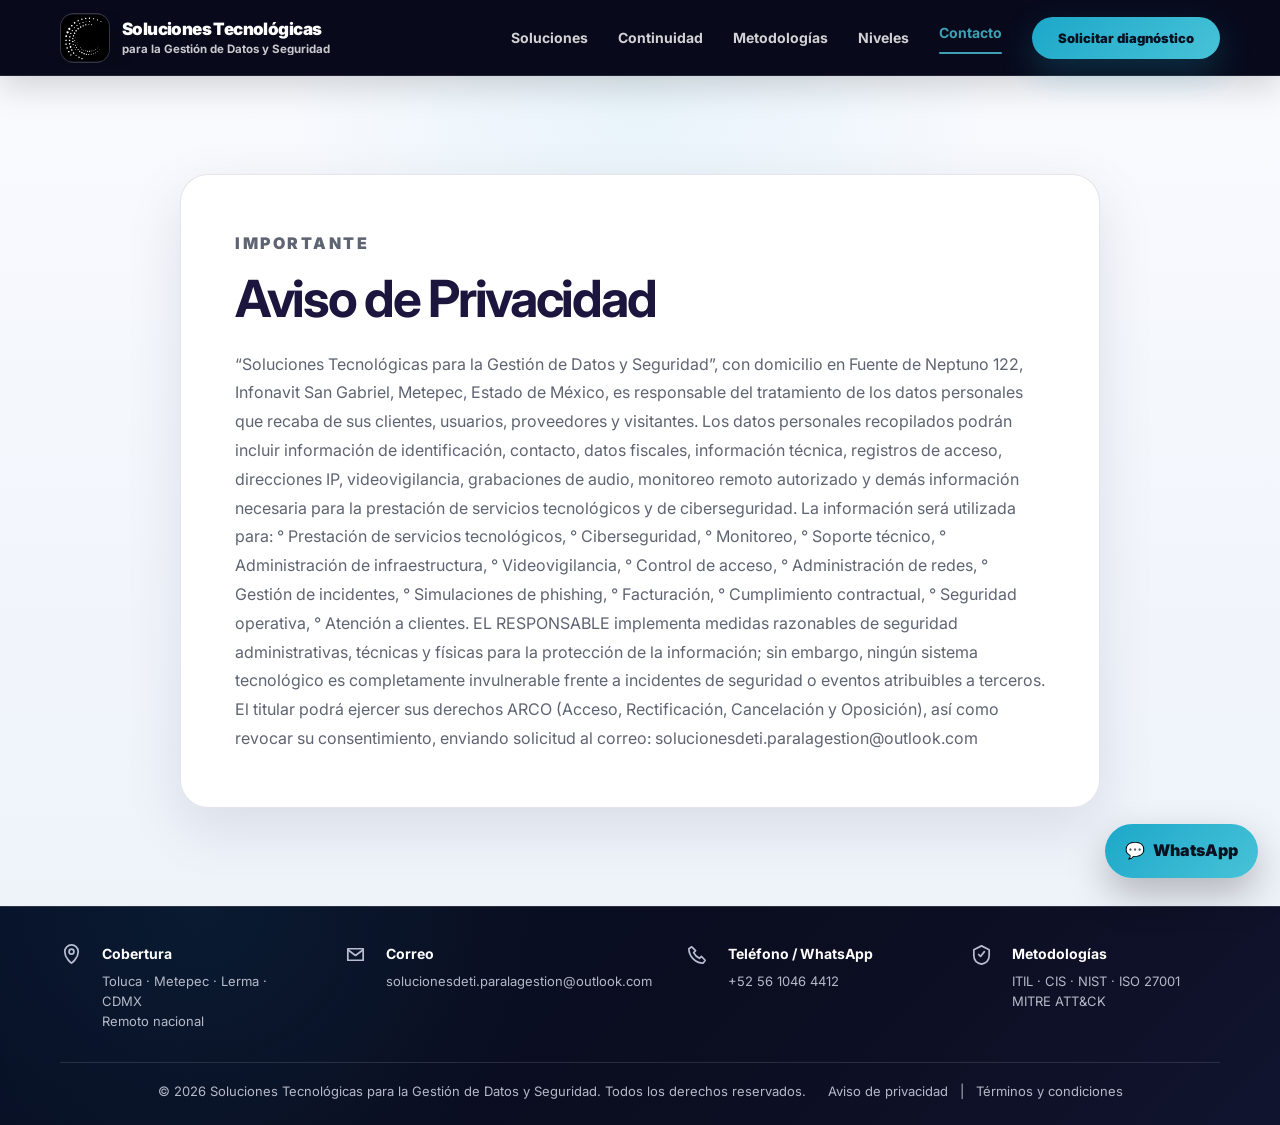
<file: aviso-privacidad.html>
<!DOCTYPE html>
<html lang="es-MX">

<head>
  <meta charset="UTF-8" />
  <meta name="viewport" content="width=device-width, initial-scale=1.0" />
  <title>Contacto | STGDyS</title>
  <meta name="description" content="Solicita diagnóstico tecnológico, evaluación inicial o cotización personalizada." />
  <meta name="theme-color" content="#1C153D" />
  <link rel="icon" href="./assets/favicon.ico" sizes="any">
  <link rel="icon" type="image/png" href="./assets/favicon-32.png">
  <link rel="apple-touch-icon" href="./assets/apple-touch-icon.png">
  <link rel="manifest" href="./assets/site.webmanifest">
  <link rel="preconnect" href="https://fonts.googleapis.com">
  <link rel="preconnect" href="https://fonts.gstatic.com" crossorigin>
  <link href="https://fonts.googleapis.com/css2?family=Inter:wght@400;500;600;700;800;900&display=swap"
    rel="stylesheet">
  <link rel="stylesheet" href="./styles.css" />
</head>

<body>
  <header class="site-header">
    <nav class="nav container">
      <a href="./index.html" class="brand brand-navbar-final" aria-label="Ir al inicio">
        <span class="brand-symbol">
          <img src="./assets/logo-navbar-optmized.PNG" alt="" aria-hidden="true">
        </span>
        <span class="brand-name">
          <strong>Soluciones Tecnológicas</strong>
          <small>para la Gestión de Datos y Seguridad</small>
        </span>
      </a>
      <div class="nav-right">
        <div class="nav-links" id="navLinks">
          <a href="./soluciones.html">Soluciones</a>
          <a href="./continuidad.html">Continuidad</a>
          <a href="./metodologias.html">Metodologías</a>
          <a href="./niveles.html">Niveles</a>
          <a href="./contacto.html" class="is-active">Contacto</a>
        </div>
        <a class="nav-cta"
          href="https://wa.me/525610464412?text=Hola%2C%20quiero%20solicitar%20un%20diagn%C3%B3stico%20tecnol%C3%B3gico%20para%20mi%20empresa."
          target="_blank" rel="noopener">Solicitar diagnóstico</a>
        <button class="nav-toggle" aria-label="Abrir menú" aria-expanded="false"
          aria-controls="navLinks"><span></span><span></span><span></span></button>
      </div>
    </nav>
  </header>

  <main>
  <section class="section legal-section">
    <div class="container legal-container reveal">

      <p class="eyebrow">IMPORTANTE</p>

      <h1>Aviso de Privacidad</h1>

      <p>
        “Soluciones Tecnológicas para la Gestión de Datos y Seguridad”, con domicilio en Fuente de Neptuno 122, Infonavit San Gabriel, Metepec, Estado de México, es responsable del tratamiento de los datos personales que recaba de sus clientes, usuarios, proveedores y visitantes.

Los datos personales recopilados podrán incluir información de identificación, contacto, datos fiscales, información técnica, registros de acceso, direcciones IP, videovigilancia, grabaciones de audio, monitoreo remoto autorizado y demás información necesaria para la prestación de servicios tecnológicos y de ciberseguridad.

La información será utilizada para:

° Prestación de servicios tecnológicos,
° Ciberseguridad,
° Monitoreo,
° Soporte técnico,
° Administración de infraestructura,
° Videovigilancia,
° Control de acceso,
° Administración de redes,
° Gestión de incidentes,
° Simulaciones de phishing,
° Facturación,
° Cumplimiento contractual,
° Seguridad operativa,
° Atención a clientes.

EL RESPONSABLE implementa medidas razonables de seguridad administrativas, técnicas y físicas para la protección de la información; sin embargo, ningún sistema tecnológico es completamente invulnerable frente a incidentes de seguridad o eventos atribuibles a terceros.

El titular podrá ejercer sus derechos ARCO (Acceso, Rectificación, Cancelación y Oposición), así como revocar su consentimiento, enviando solicitud al correo:

solucionesdeti.paralagestion@outlook.com
      </p>

    </div>
  </section>
</main>

  <footer class="footer footer-compact">
    <div class="container footer-main compact">
      <div class="footer-item">
        <svg viewBox="0 0 24 24" aria-hidden="true">
          <path d="M12 21s7-5.1 7-12a7 7 0 0 0-14 0c0 6.9 7 12 7 12z" />
          <circle cx="12" cy="9" r="2.5" />
        </svg>
        <div><strong>Cobertura</strong><span>Toluca · Metepec · Lerma · CDMX<br>Remoto nacional</span></div>
      </div>

      <div class="footer-item">
        <svg viewBox="0 0 24 24" aria-hidden="true">
          <path d="M4 6h16v12H4z" />
          <path d="M4 7l8 6 8-6" />
        </svg>
        <div><strong>Correo</strong><span>solucionesdeti.paralagestion@outlook.com</span></div>
      </div>

      <div class="footer-item">
        <svg viewBox="0 0 24 24" aria-hidden="true">
          <path d="M6 4l4 4-2 2c1.5 3 3 4.5 6 6l2-2 4 4-2 3c-8 0-15-7-15-15l3-2z" />
        </svg>
        <div><strong>Teléfono / WhatsApp</strong><span>+52 56 1046 4412</span></div>
      </div>

      <div class="footer-item">
        <svg viewBox="0 0 24 24" aria-hidden="true">
          <path d="M12 3l8 4v6c0 5-3.5 8-8 9-4.5-1-8-4-8-9V7l8-4z" />
          <path d="M9 12l2 2 4-5" />
        </svg>
        <div><strong>Metodologías</strong><span>ITIL · CIS · NIST · ISO 27001<br>MITRE ATT&CK</span></div>
      </div>
    </div>

    <div class="container footer-bottom">
      <p>© <span id="year"></span> Soluciones Tecnológicas para la Gestión de Datos y Seguridad. Todos los derechos
        reservados.</p>
      <div><a href="aviso-privacidad.html">Aviso de privacidad</a><span>|</span><a href="./contacto.html">Términos y
          condiciones</a></div>
    </div>
  </footer>

  <a class="floating-whatsapp"
    href="https://wa.me/525610464412?text=Hola%2C%20quiero%20informaci%C3%B3n%20sobre%20sus%20servicios%20para%20mi%20empresa."
    target="_blank" rel="noopener"><span>WhatsApp</span></a>
  <script src="./script.js"></script>
</body>

</html>
</file>
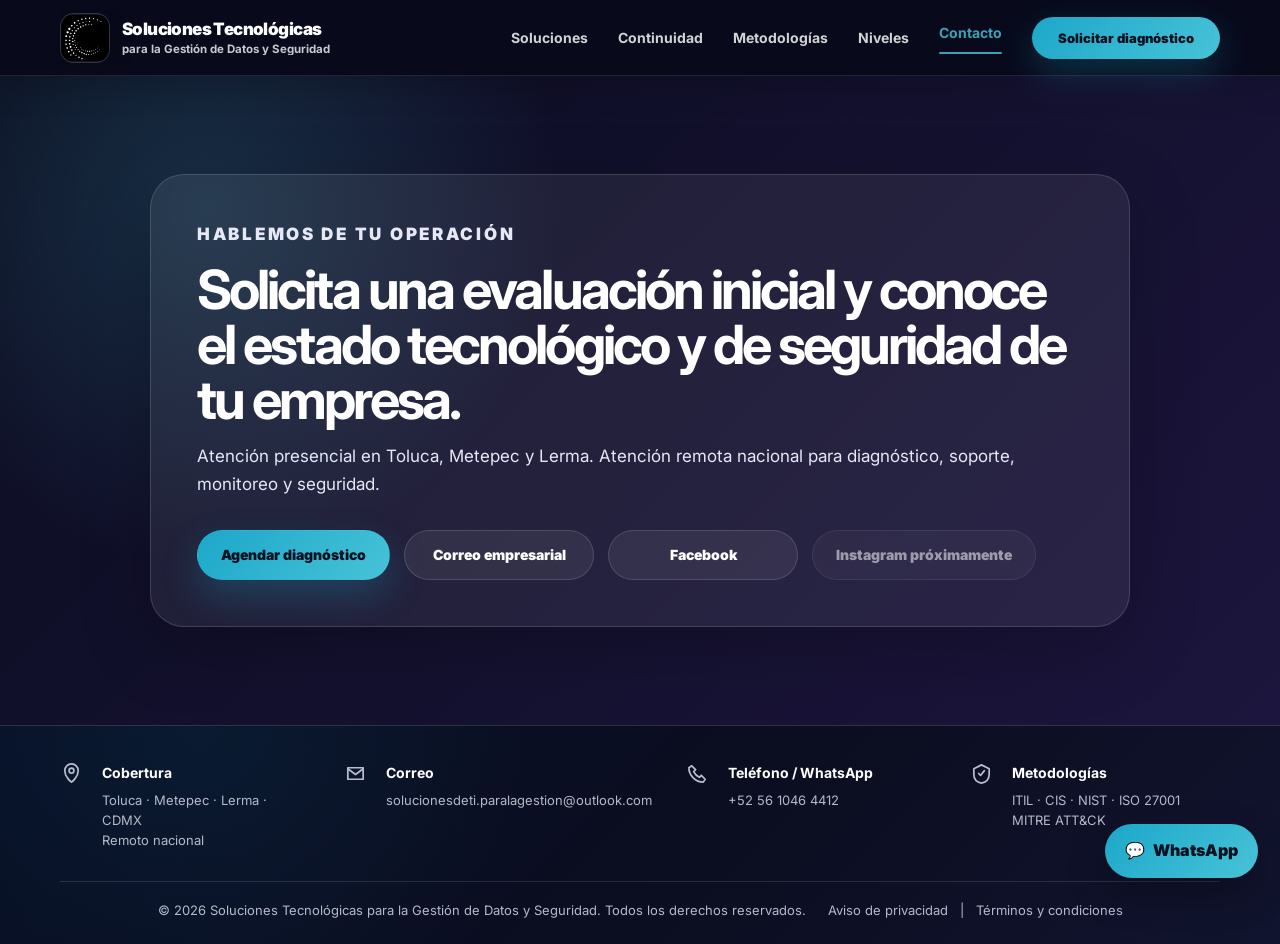
<file: contacto.html>
<!DOCTYPE html>
<html lang="es-MX">

<head>
  <meta charset="UTF-8" />
  <meta name="viewport" content="width=device-width, initial-scale=1.0" />
  <title>Contacto | STGDyS</title>
  <meta name="description" content="Solicita diagnóstico tecnológico, evaluación inicial o cotización personalizada." />
  <meta name="theme-color" content="#1C153D" />
  <link rel="icon" href="./assets/favicon.ico" sizes="any">
  <link rel="icon" type="image/png" href="./assets/favicon-32.png">
  <link rel="apple-touch-icon" href="./assets/apple-touch-icon.png">
  <link rel="manifest" href="./assets/site.webmanifest">
  <link rel="preconnect" href="https://fonts.googleapis.com">
  <link rel="preconnect" href="https://fonts.gstatic.com" crossorigin>
  <link href="https://fonts.googleapis.com/css2?family=Inter:wght@400;500;600;700;800;900&display=swap"
    rel="stylesheet">
  <link rel="stylesheet" href="./styles.css" />
</head>

<body>
  <header class="site-header">
    <nav class="nav container">
      <a href="./index.html" class="brand brand-navbar-final" aria-label="Ir al inicio">
        <span class="brand-symbol">
          <img src="./assets/logo-navbar-optmized.PNG" alt="" aria-hidden="true">
        </span>
        <span class="brand-name">
          <strong>Soluciones Tecnológicas</strong>
          <small>para la Gestión de Datos y Seguridad</small>
        </span>
      </a>
      <div class="nav-right">
        <div class="nav-links" id="navLinks">
          <a href="./soluciones.html">Soluciones</a>
          <a href="./continuidad.html">Continuidad</a>
          <a href="./metodologias.html">Metodologías</a>
          <a href="./niveles.html">Niveles</a>
          <a href="./contacto.html" class="is-active">Contacto</a>
        </div>
        <a class="nav-cta"
          href="https://wa.me/525610464412?text=Hola%2C%20quiero%20solicitar%20un%20diagn%C3%B3stico%20tecnol%C3%B3gico%20para%20mi%20empresa."
          target="_blank" rel="noopener">Solicitar diagnóstico</a>
        <button class="nav-toggle" aria-label="Abrir menú" aria-expanded="false"
          aria-controls="navLinks"><span></span><span></span><span></span></button>
      </div>
    </nav>
  </header>

  <main>
    <section id="contacto" class="section final-cta-section">
      <div class="container final-cta reveal">
        <div>
          <p class="eyebrow">Hablemos de tu operación</p>
          <h2>Solicita una evaluación inicial y conoce el estado tecnológico y de seguridad de tu empresa.</h2>
          <p>Atención presencial en Toluca, Metepec y Lerma. Atención remota nacional para diagnóstico, soporte,
            monitoreo y seguridad.</p>
        </div>
        <div class="cta-actions">

          <a class="btn btn-primary"
            href="https://wa.me/525610464412?text=Hola%2C%20quiero%20solicitar%20una%20evaluaci%C3%B3n%20inicial%20para%20mi%20empresa."
            target="_blank" rel="noopener">
            Agendar diagnóstico
          </a>

          <a class="btn btn-secondary" href="mailto:solucionesdeti.paralagestion@outlook.com">
            Correo empresarial
          </a>

          <a class="btn btn-secondary" href="https://www.facebook.com/profile.php?id=61589852947900" target="_blank"
            rel="noopener">
            Facebook
          </a>

          <a class="btn btn-secondary disabled" href="#" aria-disabled="true">
            Instagram próximamente
          </a>

        </div>
      </div>
    </section>

  </main>

  <footer class="footer footer-compact">
    <div class="container footer-main compact">
      <div class="footer-item">
        <svg viewBox="0 0 24 24" aria-hidden="true">
          <path d="M12 21s7-5.1 7-12a7 7 0 0 0-14 0c0 6.9 7 12 7 12z" />
          <circle cx="12" cy="9" r="2.5" />
        </svg>
        <div><strong>Cobertura</strong><span>Toluca · Metepec · Lerma · CDMX<br>Remoto nacional</span></div>
      </div>

      <div class="footer-item">
        <svg viewBox="0 0 24 24" aria-hidden="true">
          <path d="M4 6h16v12H4z" />
          <path d="M4 7l8 6 8-6" />
        </svg>
        <div><strong>Correo</strong><span>solucionesdeti.paralagestion@outlook.com</span></div>
      </div>

      <div class="footer-item">
        <svg viewBox="0 0 24 24" aria-hidden="true">
          <path d="M6 4l4 4-2 2c1.5 3 3 4.5 6 6l2-2 4 4-2 3c-8 0-15-7-15-15l3-2z" />
        </svg>
        <div><strong>Teléfono / WhatsApp</strong><span>+52 56 1046 4412</span></div>
      </div>

      <div class="footer-item">
        <svg viewBox="0 0 24 24" aria-hidden="true">
          <path d="M12 3l8 4v6c0 5-3.5 8-8 9-4.5-1-8-4-8-9V7l8-4z" />
          <path d="M9 12l2 2 4-5" />
        </svg>
        <div><strong>Metodologías</strong><span>ITIL · CIS · NIST · ISO 27001<br>MITRE ATT&CK</span></div>
      </div>
    </div>

    <div class="container footer-bottom">
      <p>© <span id="year"></span> Soluciones Tecnológicas para la Gestión de Datos y Seguridad. Todos los derechos
        reservados.</p>
      <div><a href="./contacto.html">Aviso de privacidad</a><span>|</span><a href="./contacto.html">Términos y
          condiciones</a></div>
    </div>
  </footer>

  <a class="floating-whatsapp"
    href="https://wa.me/525610464412?text=Hola%2C%20quiero%20informaci%C3%B3n%20sobre%20sus%20servicios%20para%20mi%20empresa."
    target="_blank" rel="noopener"><span>WhatsApp</span></a>
  <script src="./script.js"></script>
</body>

</html>
</file>
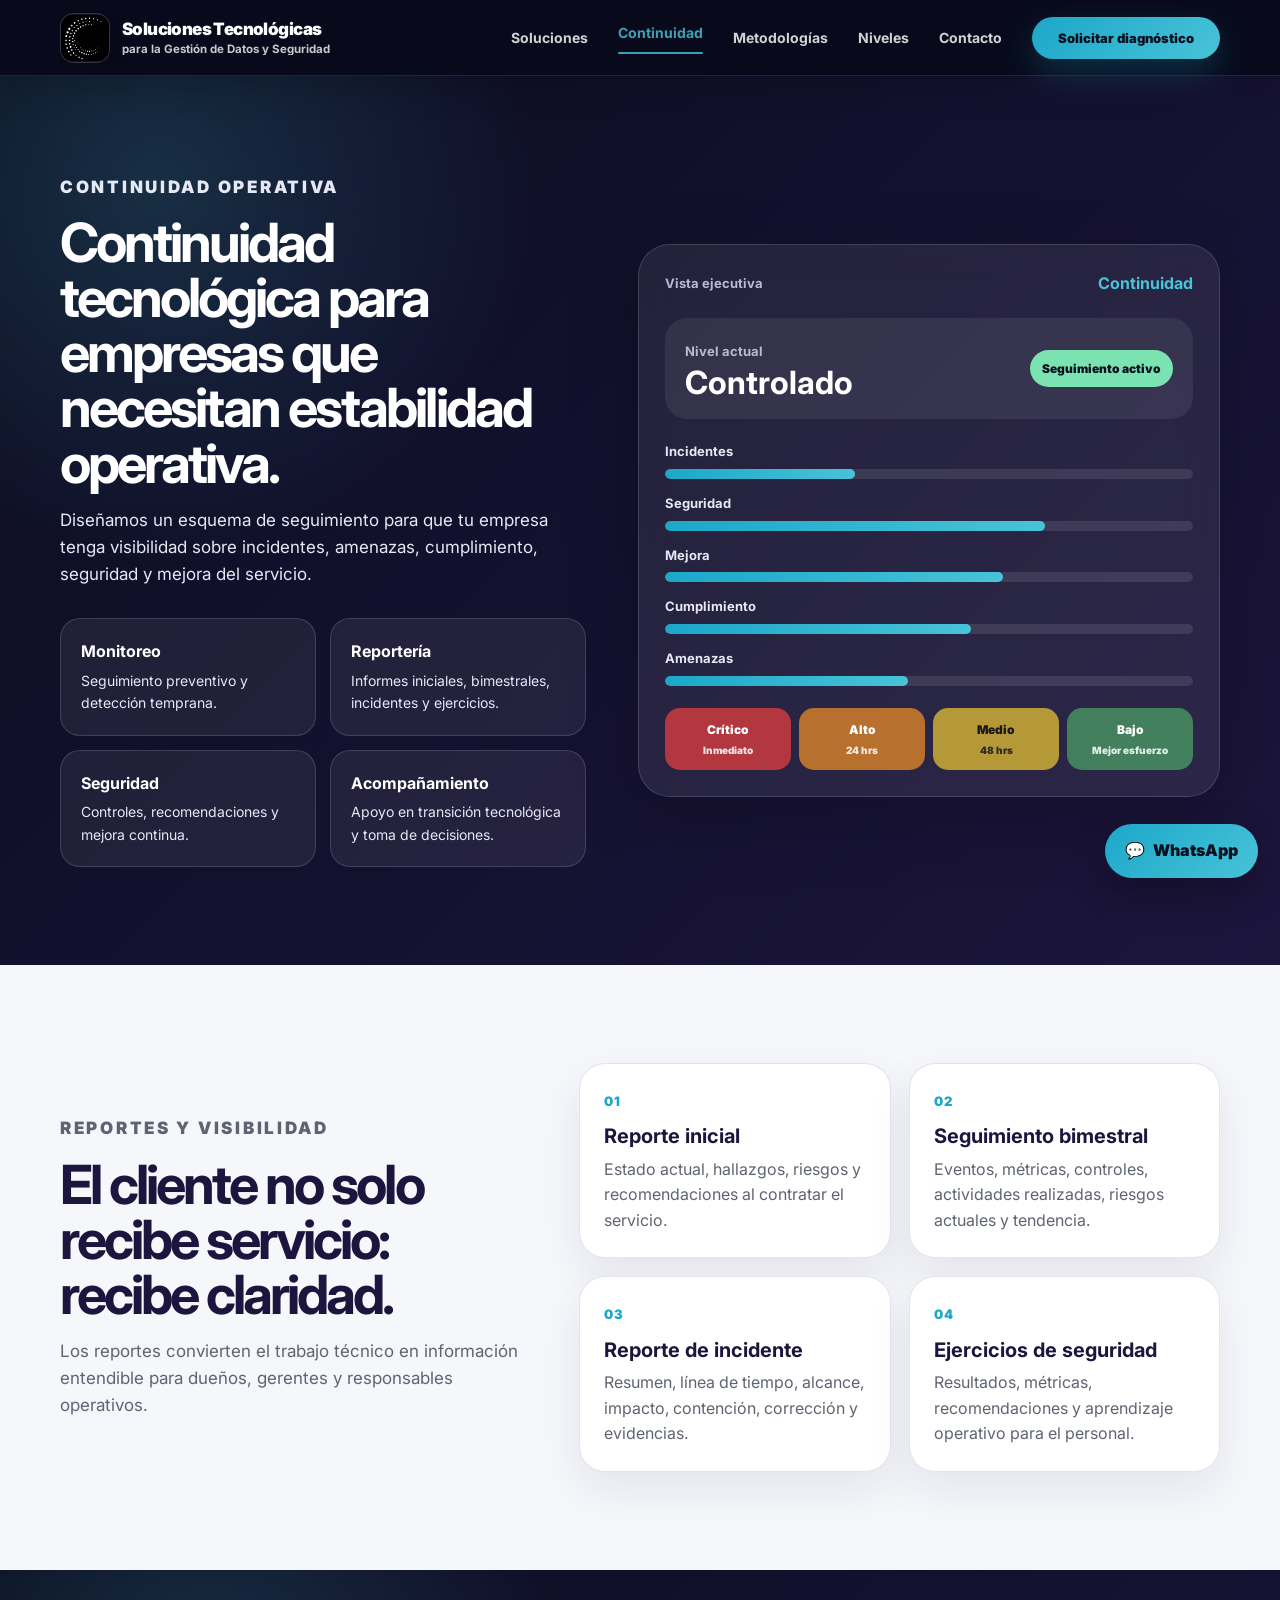
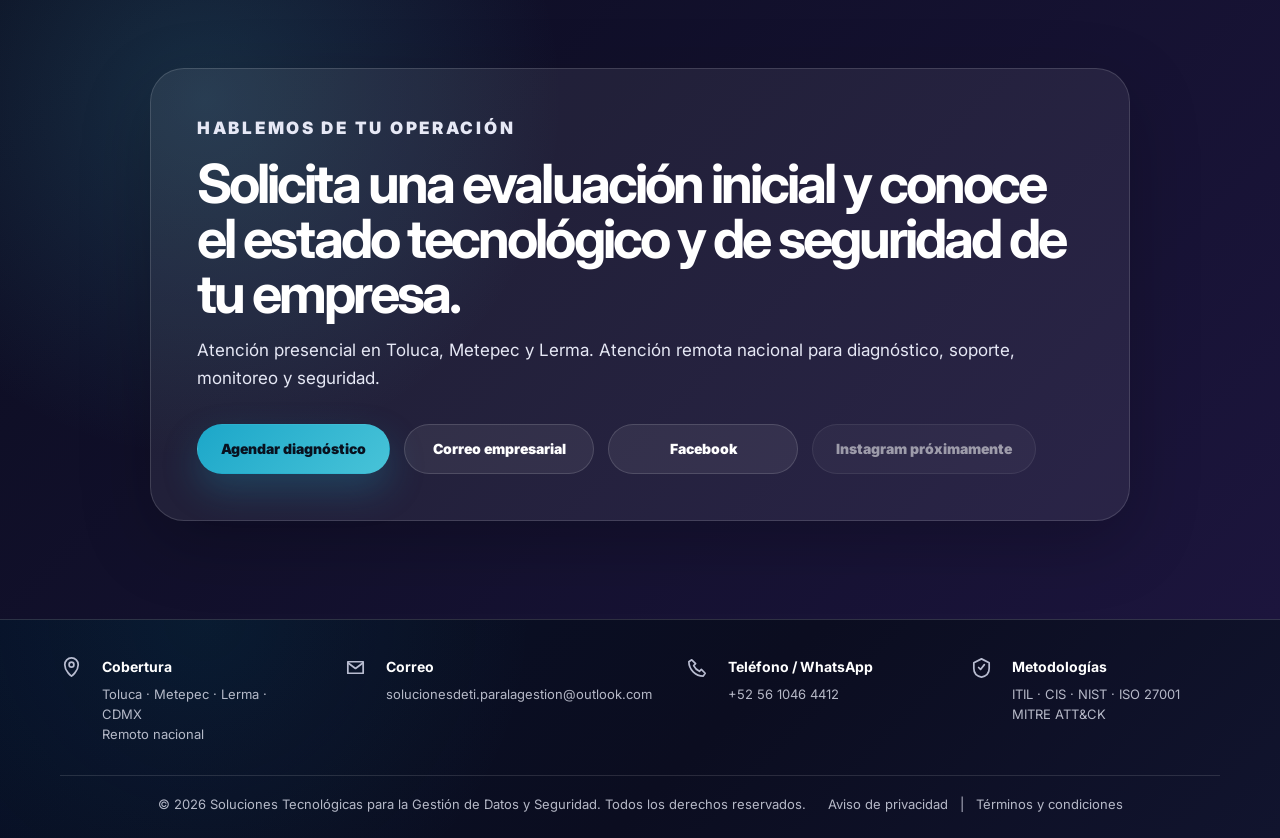
<file: continuidad.html>
<!DOCTYPE html>
<html lang="es-MX">

<head>
  <meta charset="UTF-8" />
  <meta name="viewport" content="width=device-width, initial-scale=1.0" />
  <title>Continuidad Operativa | STGDyS</title>
  <meta name="description"
    content="Continuidad tecnológica para PyMEs: monitoreo, reportes, semáforos y acompañamiento estratégico." />
  <meta name="theme-color" content="#1C153D" />
  <link rel="icon" href="./assets/favicon.ico" sizes="any">
  <link rel="icon" type="image/png" href="./assets/favicon-32.png">
  <link rel="apple-touch-icon" href="./assets/apple-touch-icon.png">
  <link rel="manifest" href="./assets/site.webmanifest">
  <link rel="preconnect" href="https://fonts.googleapis.com">
  <link rel="preconnect" href="https://fonts.gstatic.com" crossorigin>
  <link href="https://fonts.googleapis.com/css2?family=Inter:wght@400;500;600;700;800;900&display=swap"
    rel="stylesheet">
  <link rel="stylesheet" href="./styles.css" />
</head>

<body>
  <header class="site-header">
    <nav class="nav container">
      <a href="./index.html" class="brand brand-navbar-final" aria-label="Ir al inicio">
        <span class="brand-symbol">
          <img src="./assets/logo-navbar-optmized.PNG" alt="" aria-hidden="true">
        </span>
        <span class="brand-name">
          <strong>Soluciones Tecnológicas</strong>
          <small>para la Gestión de Datos y Seguridad</small>
        </span>
      </a>
      <div class="nav-right">
        <div class="nav-links" id="navLinks">
          <a href="./soluciones.html">Soluciones</a>
          <a href="./continuidad.html" class="is-active">Continuidad</a>
          <a href="./metodologias.html">Metodologías</a>
          <a href="./niveles.html">Niveles</a>
          <a href="./contacto.html">Contacto</a>
        </div>
        <a class="nav-cta"
          href="https://wa.me/525610464412?text=Hola%2C%20quiero%20solicitar%20un%20diagn%C3%B3stico%20tecnol%C3%B3gico%20para%20mi%20empresa."
          target="_blank" rel="noopener">Solicitar diagnóstico</a>
        <button class="nav-toggle" aria-label="Abrir menú" aria-expanded="false"
          aria-controls="navLinks"><span></span><span></span><span></span></button>
      </div>
    </nav>
  </header>

  <main>
    <section id="continuidad" class="section continuity-section">
      <div class="container continuity-grid">
        <div class="continuity-copy reveal">
          <p class="eyebrow">Continuidad operativa</p>
          <h2>Continuidad tecnológica para empresas que necesitan estabilidad operativa.</h2>
          <p>Diseñamos un esquema de seguimiento para que tu empresa tenga visibilidad sobre incidentes, amenazas,
            cumplimiento, seguridad y mejora del servicio.</p>
          <div class="continuity-benefits">
            <div><strong>Monitoreo</strong><span>Seguimiento preventivo y detección temprana.</span></div>
            <div><strong>Reportería</strong><span>Informes iniciales, bimestrales, incidentes y ejercicios.</span></div>
            <div><strong>Seguridad</strong><span>Controles, recomendaciones y mejora continua.</span></div>
            <div><strong>Acompañamiento</strong><span>Apoyo en transición tecnológica y toma de decisiones.</span></div>
          </div>
        </div>
        <div class="dashboard-mock reveal">
          <div class="dashboard-header"><span>Vista ejecutiva</span><strong>Continuidad</strong></div>
          <div class="risk-panel">
            <div><span>Nivel actual</span><strong>Controlado</strong></div><em>Seguimiento activo</em>
          </div>
          <div class="bars">
            <div><span>Incidentes</span><i style="--w:36%"></i></div>
            <div><span>Seguridad</span><i style="--w:72%"></i></div>
            <div><span>Mejora</span><i style="--w:64%"></i></div>
            <div><span>Cumplimiento</span><i style="--w:58%"></i></div>
            <div><span>Amenazas</span><i style="--w:46%"></i></div>
          </div>
          <div class="priority-grid">
            <div class="p-critical">Crítico<span>Inmediato</span></div>
            <div class="p-high">Alto<span>24 hrs</span></div>
            <div class="p-medium">Medio<span>48 hrs</span></div>
            <div class="p-low">Bajo<span>Mejor esfuerzo</span></div>
          </div>
        </div>
      </div>
    </section>


    <section class="section reporting-section">
      <div class="container reporting-grid">
        <div class="section-heading reveal">
          <p class="eyebrow">Reportes y visibilidad</p>
          <h2>El cliente no solo recibe servicio: recibe claridad.</h2>
          <p>Los reportes convierten el trabajo técnico en información entendible para dueños, gerentes y responsables
            operativos.</p>
        </div>
        <div class="report-cards">
          <article class="report-card reveal"><span>01</span>
            <h3>Reporte inicial</h3>
            <p>Estado actual, hallazgos, riesgos y recomendaciones al contratar el servicio.</p>
          </article>
          <article class="report-card reveal"><span>02</span>
            <h3>Seguimiento bimestral</h3>
            <p>Eventos, métricas, controles, actividades realizadas, riesgos actuales y tendencia.</p>
          </article>
          <article class="report-card reveal"><span>03</span>
            <h3>Reporte de incidente</h3>
            <p>Resumen, línea de tiempo, alcance, impacto, contención, corrección y evidencias.</p>
          </article>
          <article class="report-card reveal"><span>04</span>
            <h3>Ejercicios de seguridad</h3>
            <p>Resultados, métricas, recomendaciones y aprendizaje operativo para el personal.</p>
          </article>
        </div>
      </div>
    </section>


    <section id="contacto" class="section final-cta-section">
      <div class="container final-cta reveal">
        <div>
          <p class="eyebrow">Hablemos de tu operación</p>
          <h2>Solicita una evaluación inicial y conoce el estado tecnológico y de seguridad de tu empresa.</h2>
          <p>Atención presencial en Toluca, Metepec y Lerma. Atención remota nacional para diagnóstico, soporte,
            monitoreo y seguridad.</p>
        </div>
        <div class="cta-actions">

          <a class="btn btn-primary"
            href="https://wa.me/525610464412?text=Hola%2C%20quiero%20solicitar%20una%20evaluaci%C3%B3n%20inicial%20para%20mi%20empresa."
            target="_blank" rel="noopener">
            Agendar diagnóstico
          </a>

          <a class="btn btn-secondary" href="mailto:solucionesdeti.paralagestion@outlook.com">
            Correo empresarial
          </a>

          <a class="btn btn-secondary" href="https://www.facebook.com/profile.php?id=61589852947900" target="_blank"
            rel="noopener">
            Facebook
          </a>

          <a class="btn btn-secondary disabled" href="#" aria-disabled="true">
            Instagram próximamente
          </a>

        </div>
      </div>
    </section>

  </main>

  <footer class="footer footer-compact">
    <div class="container footer-main compact">
      <div class="footer-item">
        <svg viewBox="0 0 24 24" aria-hidden="true">
          <path d="M12 21s7-5.1 7-12a7 7 0 0 0-14 0c0 6.9 7 12 7 12z" />
          <circle cx="12" cy="9" r="2.5" />
        </svg>
        <div><strong>Cobertura</strong><span>Toluca · Metepec · Lerma · CDMX<br>Remoto nacional</span></div>
      </div>

      <div class="footer-item">
        <svg viewBox="0 0 24 24" aria-hidden="true">
          <path d="M4 6h16v12H4z" />
          <path d="M4 7l8 6 8-6" />
        </svg>
        <div><strong>Correo</strong><span>solucionesdeti.paralagestion@outlook.com</span></div>
      </div>

      <div class="footer-item">
        <svg viewBox="0 0 24 24" aria-hidden="true">
          <path d="M6 4l4 4-2 2c1.5 3 3 4.5 6 6l2-2 4 4-2 3c-8 0-15-7-15-15l3-2z" />
        </svg>
        <div><strong>Teléfono / WhatsApp</strong><span>+52 56 1046 4412</span></div>
      </div>

      <div class="footer-item">
        <svg viewBox="0 0 24 24" aria-hidden="true">
          <path d="M12 3l8 4v6c0 5-3.5 8-8 9-4.5-1-8-4-8-9V7l8-4z" />
          <path d="M9 12l2 2 4-5" />
        </svg>
        <div><strong>Metodologías</strong><span>ITIL · CIS · NIST · ISO 27001<br>MITRE ATT&CK</span></div>
      </div>
    </div>

    <div class="container footer-bottom">
      <p>© <span id="year"></span> Soluciones Tecnológicas para la Gestión de Datos y Seguridad. Todos los derechos
        reservados.</p>
      <div><a href="aviso-privacidad.html">Aviso de privacidad</a><span>|</span><a href="./contacto.html">Términos y
          condiciones</a></div>
    </div>
  </footer>

  <a class="floating-whatsapp"
    href="https://wa.me/525610464412?text=Hola%2C%20quiero%20informaci%C3%B3n%20sobre%20sus%20servicios%20para%20mi%20empresa."
    target="_blank" rel="noopener"><span>WhatsApp</span></a>
  <script src="./script.js"></script>
</body>

</html>
</file>
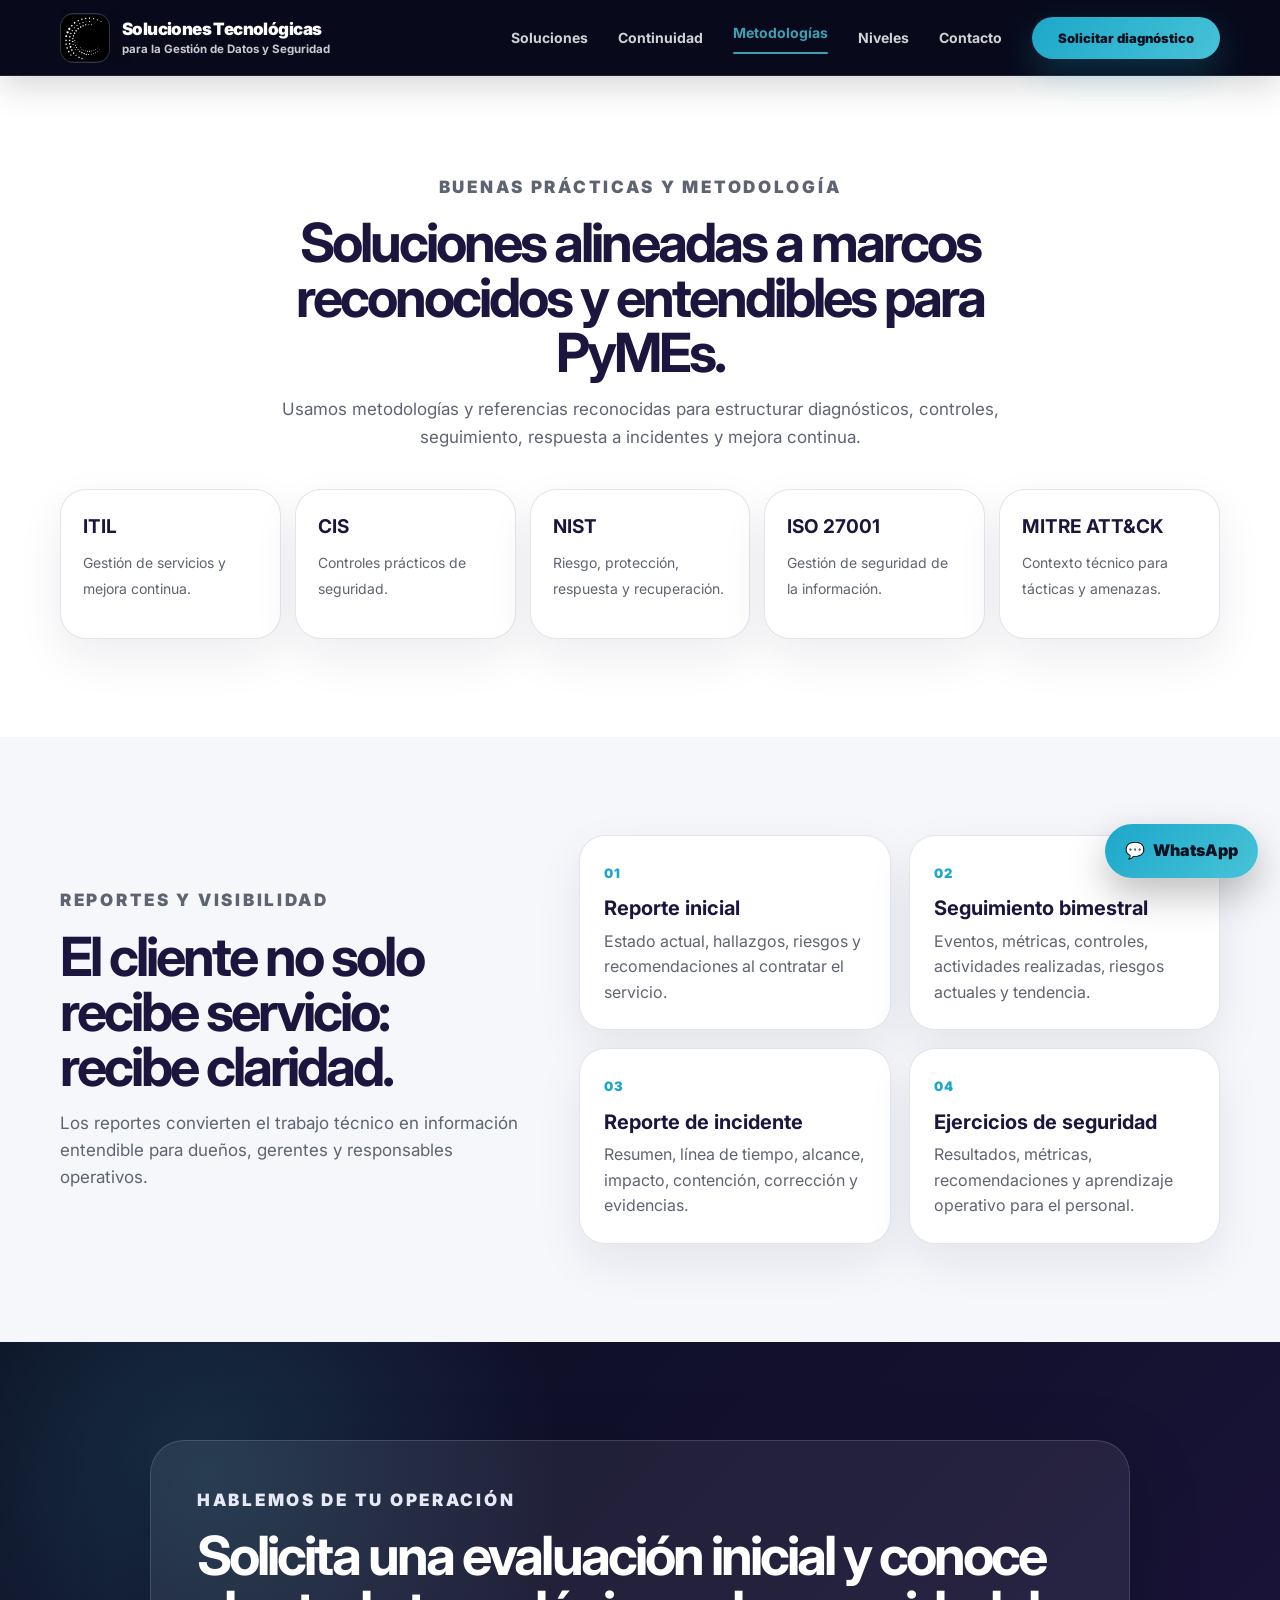
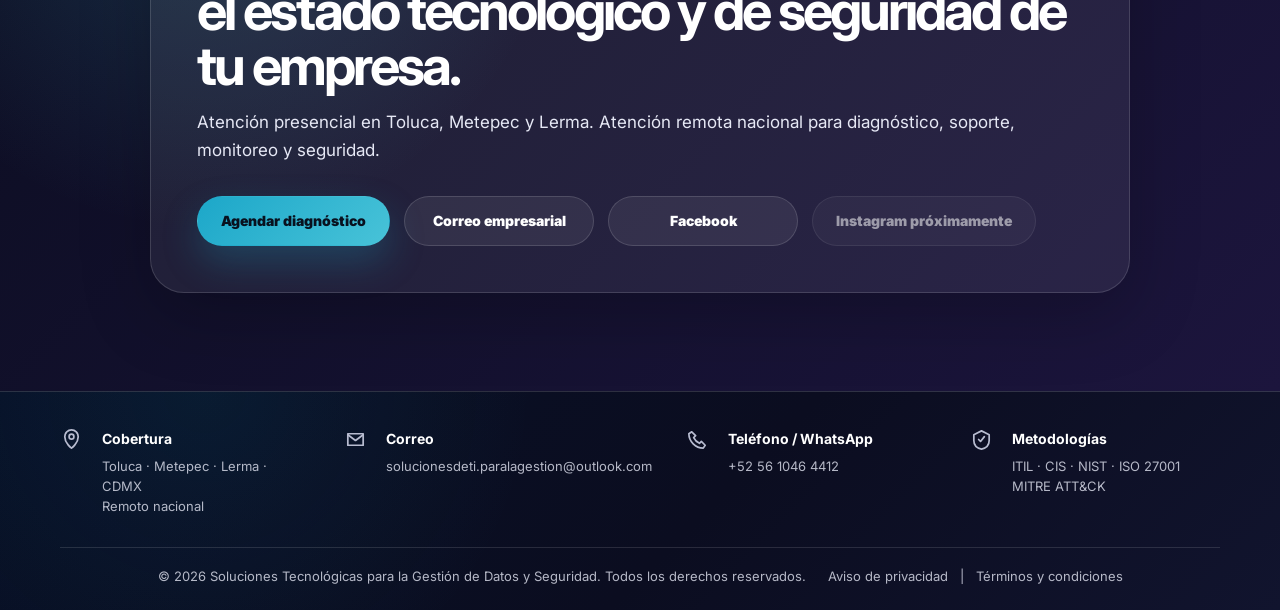
<file: metodologias.html>
<!DOCTYPE html>
<html lang="es-MX">

<head>
  <meta charset="UTF-8" />
  <meta name="viewport" content="width=device-width, initial-scale=1.0" />
  <title>Metodologías | STGDyS</title>
  <meta name="description" content="Buenas prácticas para PyMEs: ITIL, CIS, NIST, ISO 27001 y MITRE ATT&CK." />
  <meta name="theme-color" content="#1C153D" />
  <link rel="icon" href="./assets/favicon.ico" sizes="any">
  <link rel="icon" type="image/png" href="./assets/favicon-32.png">
  <link rel="apple-touch-icon" href="./assets/apple-touch-icon.png">
  <link rel="manifest" href="./assets/site.webmanifest">
  <link rel="preconnect" href="https://fonts.googleapis.com">
  <link rel="preconnect" href="https://fonts.gstatic.com" crossorigin>
  <link href="https://fonts.googleapis.com/css2?family=Inter:wght@400;500;600;700;800;900&display=swap"
    rel="stylesheet">
  <link rel="stylesheet" href="./styles.css" />
</head>

<body>
  <header class="site-header">
    <nav class="nav container">
      <a href="./index.html" class="brand brand-navbar-final" aria-label="Ir al inicio">
        <span class="brand-symbol">
          <img src="./assets/logo-navbar-optmized.PNG" alt="" aria-hidden="true">
        </span>
        <span class="brand-name">
          <strong>Soluciones Tecnológicas</strong>
          <small>para la Gestión de Datos y Seguridad</small>
        </span>
      </a>
      <div class="nav-right">
        <div class="nav-links" id="navLinks">
          <a href="./soluciones.html">Soluciones</a>
          <a href="./continuidad.html">Continuidad</a>
          <a href="./metodologias.html" class="is-active">Metodologías</a>
          <a href="./niveles.html">Niveles</a>
          <a href="./contacto.html">Contacto</a>
        </div>
        <a class="nav-cta"
          href="https://wa.me/525610464412?text=Hola%2C%20quiero%20solicitar%20un%20diagn%C3%B3stico%20tecnol%C3%B3gico%20para%20mi%20empresa."
          target="_blank" rel="noopener">Solicitar diagnóstico</a>
        <button class="nav-toggle" aria-label="Abrir menú" aria-expanded="false"
          aria-controls="navLinks"><span></span><span></span><span></span></button>
      </div>
    </nav>
  </header>

  <main>
    <section id="metodologias" class="section methodology-section">
      <div class="container">
        <div class="section-heading center reveal">
          <p class="eyebrow">Buenas prácticas y metodología</p>
          <h2>Soluciones alineadas a marcos reconocidos y entendibles para PyMEs.</h2>
          <p>Usamos metodologías y referencias reconocidas para estructurar diagnósticos, controles, seguimiento,
            respuesta a incidentes y mejora continua.</p>
        </div>
        <div class="method-grid">
          <article class="method-card reveal"><strong>ITIL</strong><span>Gestión de servicios y mejora continua.</span>
          </article>
          <article class="method-card reveal"><strong>CIS</strong><span>Controles prácticos de seguridad.</span>
          </article>
          <article class="method-card reveal"><strong>NIST</strong><span>Riesgo, protección, respuesta y
              recuperación.</span></article>
          <article class="method-card reveal"><strong>ISO 27001</strong><span>Gestión de seguridad de la
              información.</span></article>
          <article class="method-card reveal"><strong>MITRE ATT&CK</strong><span>Contexto técnico para tácticas y
              amenazas.</span></article>
        </div>
      </div>
    </section>


    <section class="section reporting-section">
      <div class="container reporting-grid">
        <div class="section-heading reveal">
          <p class="eyebrow">Reportes y visibilidad</p>
          <h2>El cliente no solo recibe servicio: recibe claridad.</h2>
          <p>Los reportes convierten el trabajo técnico en información entendible para dueños, gerentes y responsables
            operativos.</p>
        </div>
        <div class="report-cards">
          <article class="report-card reveal"><span>01</span>
            <h3>Reporte inicial</h3>
            <p>Estado actual, hallazgos, riesgos y recomendaciones al contratar el servicio.</p>
          </article>
          <article class="report-card reveal"><span>02</span>
            <h3>Seguimiento bimestral</h3>
            <p>Eventos, métricas, controles, actividades realizadas, riesgos actuales y tendencia.</p>
          </article>
          <article class="report-card reveal"><span>03</span>
            <h3>Reporte de incidente</h3>
            <p>Resumen, línea de tiempo, alcance, impacto, contención, corrección y evidencias.</p>
          </article>
          <article class="report-card reveal"><span>04</span>
            <h3>Ejercicios de seguridad</h3>
            <p>Resultados, métricas, recomendaciones y aprendizaje operativo para el personal.</p>
          </article>
        </div>
      </div>
    </section>


    <section id="contacto" class="section final-cta-section">
      <div class="container final-cta reveal">
        <div>
          <p class="eyebrow">Hablemos de tu operación</p>
          <h2>Solicita una evaluación inicial y conoce el estado tecnológico y de seguridad de tu empresa.</h2>
          <p>Atención presencial en Toluca, Metepec y Lerma. Atención remota nacional para diagnóstico, soporte,
            monitoreo y seguridad.</p>
        </div>
        <div class="cta-actions">

          <a class="btn btn-primary"
            href="https://wa.me/525610464412?text=Hola%2C%20quiero%20solicitar%20una%20evaluaci%C3%B3n%20inicial%20para%20mi%20empresa."
            target="_blank" rel="noopener">
            Agendar diagnóstico
          </a>

          <a class="btn btn-secondary" href="mailto:solucionesdeti.paralagestion@outlook.com">
            Correo empresarial
          </a>

          <a class="btn btn-secondary" href="https://www.facebook.com/profile.php?id=61589852947900" target="_blank"
            rel="noopener">
            Facebook
          </a>

          <a class="btn btn-secondary disabled" href="#" aria-disabled="true">
            Instagram próximamente
          </a>

        </div>
    </section>

  </main>

  <footer class="footer footer-compact">
    <div class="container footer-main compact">
      <div class="footer-item">
        <svg viewBox="0 0 24 24" aria-hidden="true">
          <path d="M12 21s7-5.1 7-12a7 7 0 0 0-14 0c0 6.9 7 12 7 12z" />
          <circle cx="12" cy="9" r="2.5" />
        </svg>
        <div><strong>Cobertura</strong><span>Toluca · Metepec · Lerma · CDMX<br>Remoto nacional</span></div>
      </div>

      <div class="footer-item">
        <svg viewBox="0 0 24 24" aria-hidden="true">
          <path d="M4 6h16v12H4z" />
          <path d="M4 7l8 6 8-6" />
        </svg>
        <div><strong>Correo</strong><span>solucionesdeti.paralagestion@outlook.com</span></div>
      </div>

      <div class="footer-item">
        <svg viewBox="0 0 24 24" aria-hidden="true">
          <path d="M6 4l4 4-2 2c1.5 3 3 4.5 6 6l2-2 4 4-2 3c-8 0-15-7-15-15l3-2z" />
        </svg>
        <div><strong>Teléfono / WhatsApp</strong><span>+52 56 1046 4412</span></div>
      </div>

      <div class="footer-item">
        <svg viewBox="0 0 24 24" aria-hidden="true">
          <path d="M12 3l8 4v6c0 5-3.5 8-8 9-4.5-1-8-4-8-9V7l8-4z" />
          <path d="M9 12l2 2 4-5" />
        </svg>
        <div><strong>Metodologías</strong><span>ITIL · CIS · NIST · ISO 27001<br>MITRE ATT&CK</span></div>
      </div>
    </div>

    <div class="container footer-bottom">
      <p>© <span id="year"></span> Soluciones Tecnológicas para la Gestión de Datos y Seguridad. Todos los derechos
        reservados.</p>
      <div><a href="aviso-privacidad.html">Aviso de privacidad</a><span>|</span><a href="./contacto.html">Términos y
          condiciones</a></div>
    </div>
  </footer>

  <a class="floating-whatsapp"
    href="https://wa.me/525610464412?text=Hola%2C%20quiero%20informaci%C3%B3n%20sobre%20sus%20servicios%20para%20mi%20empresa."
    target="_blank" rel="noopener"><span>WhatsApp</span></a>
  <script src="./script.js"></script>
</body>

</html>
</file>
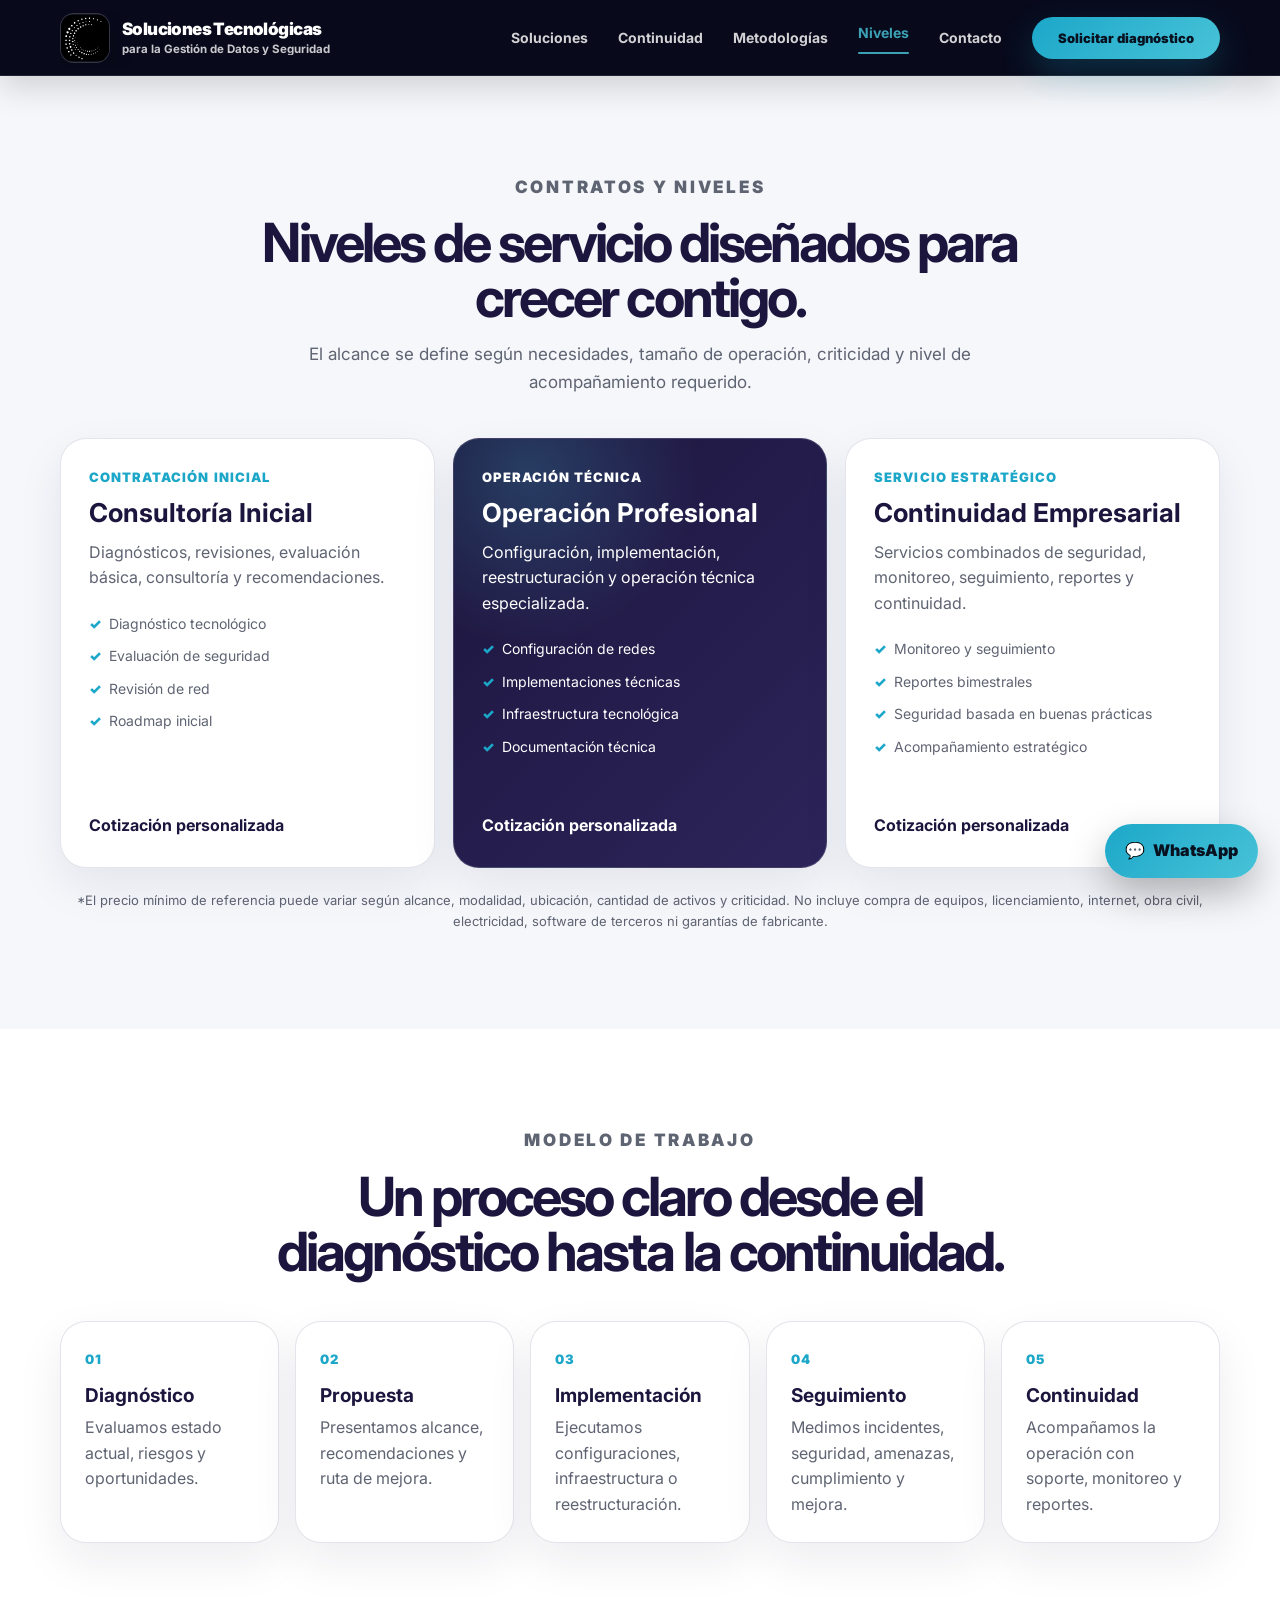
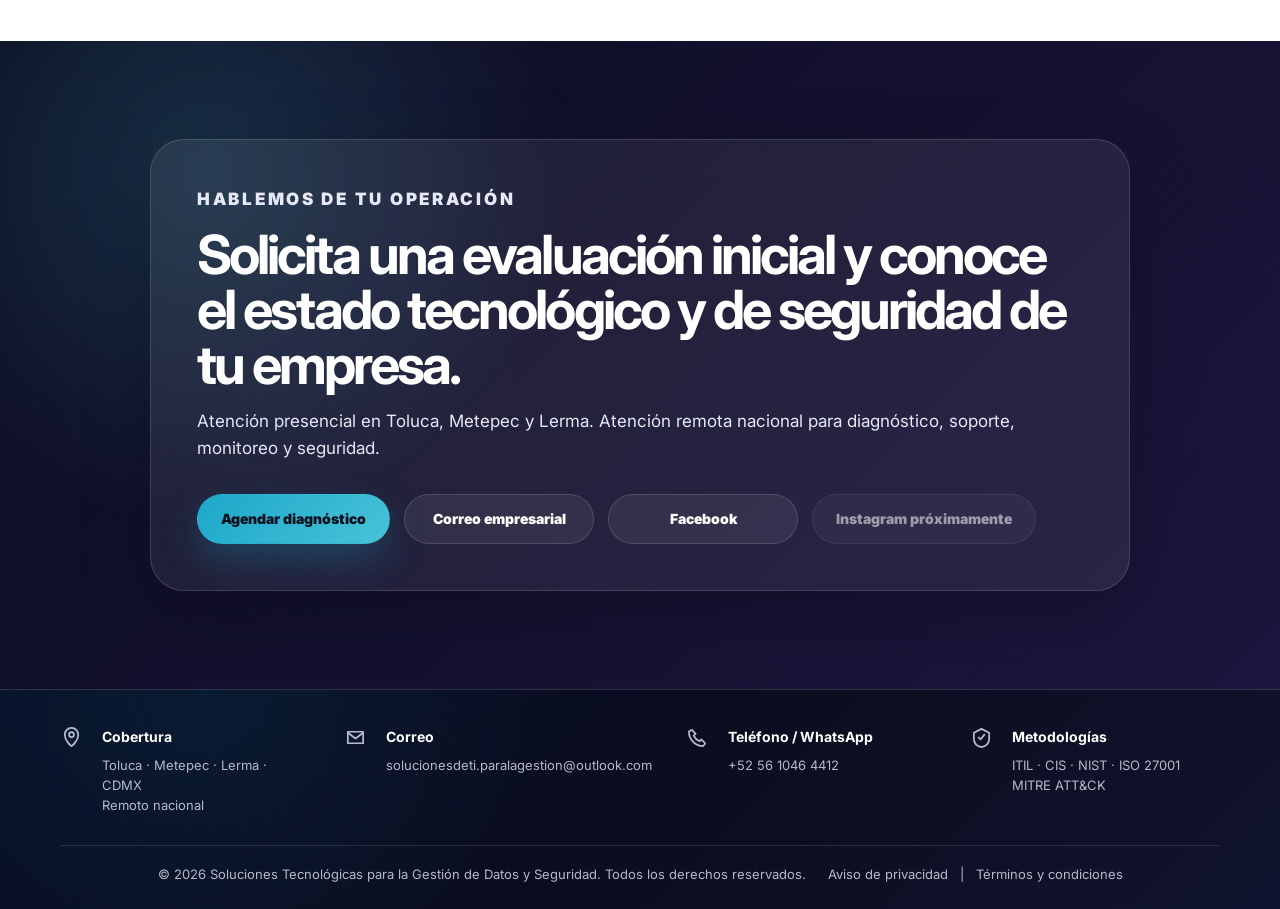
<file: niveles.html>
<!DOCTYPE html>
<html lang="es-MX">

<head>
  <meta charset="UTF-8" />
  <meta name="viewport" content="width=device-width, initial-scale=1.0" />
  <title>Niveles de Servicio | STGDyS</title>
  <meta name="description"
    content="Contratos y niveles de servicio: Consultoría Inicial, Operación Profesional y Continuidad Empresarial." />
  <meta name="theme-color" content="#1C153D" />
  <link rel="icon" href="./assets/favicon.ico" sizes="any">
  <link rel="icon" type="image/png" href="./assets/favicon-32.png">
  <link rel="apple-touch-icon" href="./assets/apple-touch-icon.png">
  <link rel="manifest" href="./assets/site.webmanifest">
  <link rel="preconnect" href="https://fonts.googleapis.com">
  <link rel="preconnect" href="https://fonts.gstatic.com" crossorigin>
  <link href="https://fonts.googleapis.com/css2?family=Inter:wght@400;500;600;700;800;900&display=swap"
    rel="stylesheet">
  <link rel="stylesheet" href="./styles.css" />
</head>

<body>
  <header class="site-header">
    <nav class="nav container">
      <a href="./index.html" class="brand brand-navbar-final" aria-label="Ir al inicio">
        <span class="brand-symbol">
          <img src="./assets/logo-navbar-optmized.PNG" alt="" aria-hidden="true">
        </span>
        <span class="brand-name">
          <strong>Soluciones Tecnológicas</strong>
          <small>para la Gestión de Datos y Seguridad</small>
        </span>
      </a>
      <div class="nav-right">
        <div class="nav-links" id="navLinks">
          <a href="./soluciones.html">Soluciones</a>
          <a href="./continuidad.html">Continuidad</a>
          <a href="./metodologias.html">Metodologías</a>
          <a href="./niveles.html" class="is-active">Niveles</a>
          <a href="./contacto.html">Contacto</a>
        </div>
        <a class="nav-cta"
          href="https://wa.me/525610464412?text=Hola%2C%20quiero%20solicitar%20un%20diagn%C3%B3stico%20tecnol%C3%B3gico%20para%20mi%20empresa."
          target="_blank" rel="noopener">Solicitar diagnóstico</a>
        <button class="nav-toggle" aria-label="Abrir menú" aria-expanded="false"
          aria-controls="navLinks"><span></span><span></span><span></span></button>
      </div>
    </nav>
  </header>

  <main>
    <section id="niveles" class="section levels-section">
      <div class="container">
        <div class="section-heading center reveal">
          <p class="eyebrow">Contratos y niveles</p>
          <h2>Niveles de servicio diseñados para crecer contigo.</h2>
          <p>El alcance se define según necesidades, tamaño de operación, criticidad y nivel de acompañamiento
            requerido.</p>
        </div>
        <div class="levels-grid">
          <article class="level-card reveal">
            <p>Contratación inicial</p>
            <h3>Consultoría Inicial</h3>
            <p>Diagnósticos, revisiones, evaluación básica, consultoría y recomendaciones.</p>
            <ul>
              <li>Diagnóstico tecnológico</li>
              <li>Evaluación de seguridad</li>
              <li>Revisión de red</li>
              <li>Roadmap inicial</li>
            </ul><strong>Cotización personalizada</strong>
          </article>
          <article class="level-card highlighted reveal">
            <p>Operación técnica</p>
            <h3>Operación Profesional</h3>
            <p>Configuración, implementación, reestructuración y operación técnica especializada.</p>
            <ul>
              <li>Configuración de redes</li>
              <li>Implementaciones técnicas</li>
              <li>Infraestructura tecnológica</li>
              <li>Documentación técnica</li>
            </ul><strong>Cotización personalizada</strong>
          </article>
          <article class="level-card reveal">
            <p>Servicio estratégico</p>
            <h3>Continuidad Empresarial</h3>
            <p>Servicios combinados de seguridad, monitoreo, seguimiento, reportes y continuidad.</p>
            <ul>
              <li>Monitoreo y seguimiento</li>
              <li>Reportes bimestrales</li>
              <li>Seguridad basada en buenas prácticas</li>
              <li>Acompañamiento estratégico</li>
            </ul><strong>Cotización personalizada</strong>
          </article>
        </div>
        <p class="fine-print">*El precio mínimo de referencia puede variar según alcance, modalidad, ubicación, cantidad
          de activos y criticidad. No incluye compra de equipos, licenciamiento, internet, obra civil, electricidad,
          software de terceros ni garantías de fabricante.</p>
      </div>
    </section>


    <section class="section process-section">
      <div class="container">
        <div class="section-heading center reveal">
          <p class="eyebrow">Modelo de trabajo</p>
          <h2>Un proceso claro desde el diagnóstico hasta la continuidad.</h2>
        </div>
        <div class="process-timeline">
          <div class="process-step reveal"><span>01</span>
            <h3>Diagnóstico</h3>
            <p>Evaluamos estado actual, riesgos y oportunidades.</p>
          </div>
          <div class="process-step reveal"><span>02</span>
            <h3>Propuesta</h3>
            <p>Presentamos alcance, recomendaciones y ruta de mejora.</p>
          </div>
          <div class="process-step reveal"><span>03</span>
            <h3>Implementación</h3>
            <p>Ejecutamos configuraciones, infraestructura o reestructuración.</p>
          </div>
          <div class="process-step reveal"><span>04</span>
            <h3>Seguimiento</h3>
            <p>Medimos incidentes, seguridad, amenazas, cumplimiento y mejora.</p>
          </div>
          <div class="process-step reveal"><span>05</span>
            <h3>Continuidad</h3>
            <p>Acompañamos la operación con soporte, monitoreo y reportes.</p>
          </div>
        </div>
      </div>
    </section>


    <section id="contacto" class="section final-cta-section">
      <div class="container final-cta reveal">
        <div>
          <p class="eyebrow">Hablemos de tu operación</p>
          <h2>Solicita una evaluación inicial y conoce el estado tecnológico y de seguridad de tu empresa.</h2>
          <p>Atención presencial en Toluca, Metepec y Lerma. Atención remota nacional para diagnóstico, soporte,
            monitoreo y seguridad.</p>
        </div>
        <div class="cta-actions">

          <a class="btn btn-primary"
            href="https://wa.me/525610464412?text=Hola%2C%20quiero%20solicitar%20una%20evaluaci%C3%B3n%20inicial%20para%20mi%20empresa."
            target="_blank" rel="noopener">
            Agendar diagnóstico
          </a>

          <a class="btn btn-secondary" href="mailto:solucionesdeti.paralagestion@outlook.com">
            Correo empresarial
          </a>

          <a class="btn btn-secondary" href="https://www.facebook.com/profile.php?id=61589852947900" target="_blank"
            rel="noopener">
            Facebook
          </a>

          <a class="btn btn-secondary disabled" href="#" aria-disabled="true">
            Instagram próximamente
          </a>

        </div>
      </div>
    </section>

  </main>

  <footer class="footer footer-compact">
    <div class="container footer-main compact">
      <div class="footer-item">
        <svg viewBox="0 0 24 24" aria-hidden="true">
          <path d="M12 21s7-5.1 7-12a7 7 0 0 0-14 0c0 6.9 7 12 7 12z" />
          <circle cx="12" cy="9" r="2.5" />
        </svg>
        <div><strong>Cobertura</strong><span>Toluca · Metepec · Lerma · CDMX<br>Remoto nacional</span></div>
      </div>

      <div class="footer-item">
        <svg viewBox="0 0 24 24" aria-hidden="true">
          <path d="M4 6h16v12H4z" />
          <path d="M4 7l8 6 8-6" />
        </svg>
        <div><strong>Correo</strong><span>solucionesdeti.paralagestion@outlook.com</span></div>
      </div>

      <div class="footer-item">
        <svg viewBox="0 0 24 24" aria-hidden="true">
          <path d="M6 4l4 4-2 2c1.5 3 3 4.5 6 6l2-2 4 4-2 3c-8 0-15-7-15-15l3-2z" />
        </svg>
        <div><strong>Teléfono / WhatsApp</strong><span>+52 56 1046 4412</span></div>
      </div>

      <div class="footer-item">
        <svg viewBox="0 0 24 24" aria-hidden="true">
          <path d="M12 3l8 4v6c0 5-3.5 8-8 9-4.5-1-8-4-8-9V7l8-4z" />
          <path d="M9 12l2 2 4-5" />
        </svg>
        <div><strong>Metodologías</strong><span>ITIL · CIS · NIST · ISO 27001<br>MITRE ATT&CK</span></div>
      </div>
    </div>

    <div class="container footer-bottom">
      <p>© <span id="year"></span> Soluciones Tecnológicas para la Gestión de Datos y Seguridad. Todos los derechos
        reservados.</p>
      <div><a href="aviso-privacidad.html">Aviso de privacidad</a><span>|</span><a href="./contacto.html">Términos y
          condiciones</a></div>
    </div>
  </footer>

  <a class="floating-whatsapp"
    href="https://wa.me/525610464412?text=Hola%2C%20quiero%20informaci%C3%B3n%20sobre%20sus%20servicios%20para%20mi%20empresa."
    target="_blank" rel="noopener"><span>WhatsApp</span></a>
  <script src="./script.js"></script>
</body>

</html>
</file>
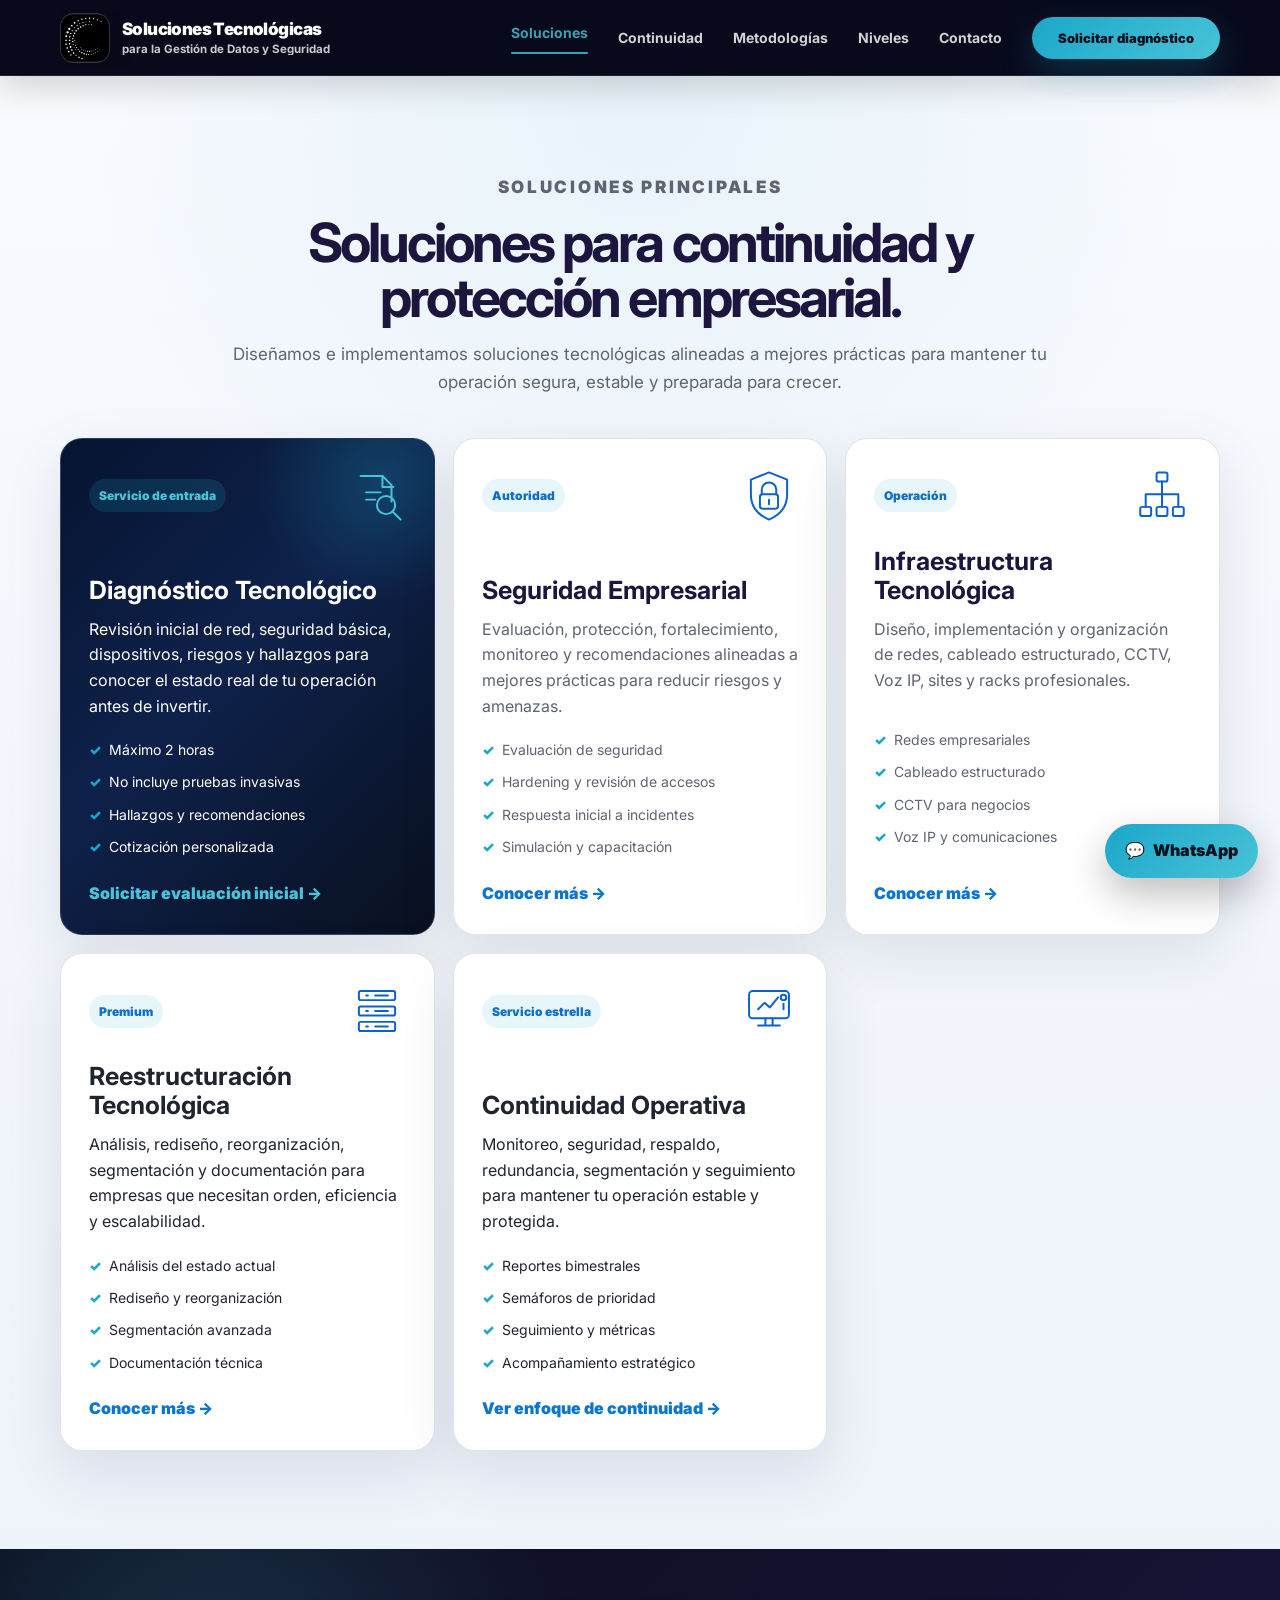
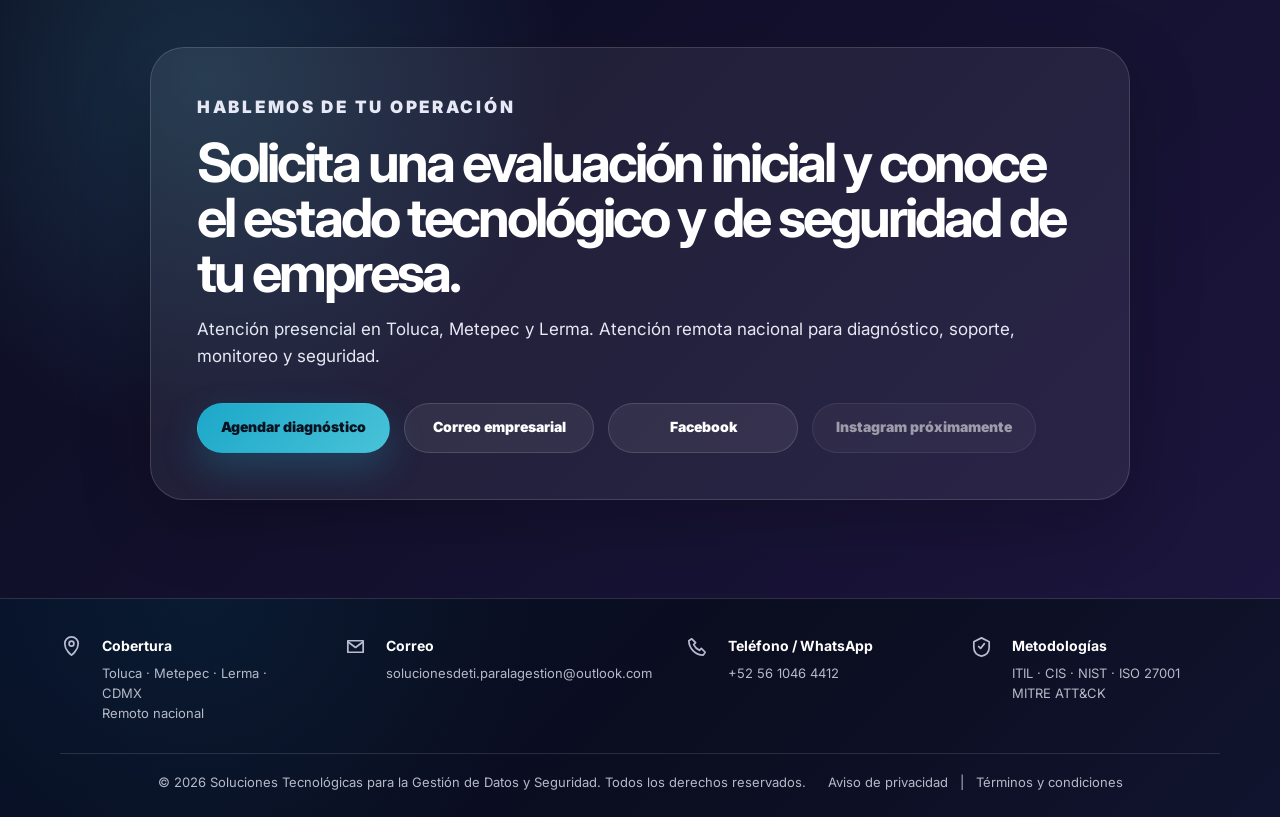
<file: soluciones.html>
<!DOCTYPE html>
<html lang="es-MX">

<head>
  <meta charset="UTF-8" />
  <meta name="viewport" content="width=device-width, initial-scale=1.0" />
  <title>Soluciones | STGDyS</title>
  <meta name="description"
    content="Soluciones empresariales de diagnóstico, seguridad, infraestructura, reestructuración y continuidad operativa." />
  <meta name="theme-color" content="#1C153D" />
  <link rel="icon" href="./assets/favicon.ico" sizes="any">
  <link rel="icon" type="image/png" href="./assets/favicon-32.png">
  <link rel="apple-touch-icon" href="./assets/apple-touch-icon.png">
  <link rel="manifest" href="./assets/site.webmanifest">
  <link rel="preconnect" href="https://fonts.googleapis.com">
  <link rel="preconnect" href="https://fonts.gstatic.com" crossorigin>
  <link href="https://fonts.googleapis.com/css2?family=Inter:wght@400;500;600;700;800;900&display=swap"
    rel="stylesheet">
  <link rel="stylesheet" href="./styles.css" />
</head>

<body>
  <header class="site-header">
    <nav class="nav container">
      <a href="./index.html" class="brand brand-navbar-final" aria-label="Ir al inicio">
        <span class="brand-symbol">
          <img src="./assets/logo-navbar-optmized.PNG" alt="" aria-hidden="true">
        </span>
        <span class="brand-name">
          <strong>Soluciones Tecnológicas</strong>
          <small>para la Gestión de Datos y Seguridad</small>
        </span>
      </a>
      <div class="nav-right">
        <div class="nav-links" id="navLinks">
          <a href="./soluciones.html" class="is-active">Soluciones</a>
          <a href="./continuidad.html">Continuidad</a>
          <a href="./metodologias.html">Metodologías</a>
          <a href="./niveles.html">Niveles</a>
          <a href="./contacto.html">Contacto</a>
        </div>
        <a class="nav-cta"
          href="https://wa.me/525610464412?text=Hola%2C%20quiero%20solicitar%20un%20diagn%C3%B3stico%20tecnol%C3%B3gico%20para%20mi%20empresa."
          target="_blank" rel="noopener">Solicitar diagnóstico</a>
        <button class="nav-toggle" aria-label="Abrir menú" aria-expanded="false"
          aria-controls="navLinks"><span></span><span></span><span></span></button>
      </div>
    </nav>
  </header>

  <main>
    <section id="soluciones" class="section solutions-section">
      <div class="container">
        <div class="section-heading center reveal">
          <p class="eyebrow">Soluciones principales</p>
          <h2>Soluciones para continuidad y protección empresarial.</h2>
          <p>
            Diseñamos e implementamos soluciones tecnológicas alineadas a mejores prácticas para mantener
            tu operación segura, estable y preparada para crecer.
          </p>
        </div>

        <div class="solutions-grid premium-cards">
          <article class="solution-card featured reveal">
            <div class="solution-top">
              <span>Servicio de entrada</span>
              <svg class="tech-icon" viewBox="0 0 64 64" aria-hidden="true">
                <path d="M14 10h24l10 10v18" />
                <path d="M38 10v12h12" />
                <path d="M20 28h16M20 36h10" />
                <circle cx="42" cy="42" r="10" />
                <path d="M49 49l9 9" />
              </svg>
            </div>
            <h3>Diagnóstico Tecnológico</h3>
            <p>
              Revisión inicial de red, seguridad básica, dispositivos, riesgos y hallazgos para conocer
              el estado real de tu operación antes de invertir.
            </p>
            <ul>
              <li>Máximo 2 horas</li>
              <li>No incluye pruebas invasivas</li>
              <li>Hallazgos y recomendaciones</li>
              <li>Cotización personalizada</li>
            </ul>
            <a href="https://wa.me/525610464412?text=Hola%2C%20quiero%20solicitar%20un%20diagn%C3%B3stico%20tecnol%C3%B3gico."
              target="_blank" rel="noopener">Solicitar evaluación inicial →</a>
          </article>

          <article class="solution-card reveal">
            <div class="solution-top">
              <span>Autoridad</span>
              <svg class="tech-icon" viewBox="0 0 64 64" aria-hidden="true">
                <path d="M32 6l20 8v16c0 14-8 23-20 28C20 53 12 44 12 30V14l20-8z" />
                <path d="M24 30v-5a8 8 0 0 1 16 0v5" />
                <rect x="22" y="30" width="20" height="16" rx="3" />
                <path d="M32 36v5" />
              </svg>
            </div>
            <h3>Seguridad Empresarial</h3>
            <p>
              Evaluación, protección, fortalecimiento, monitoreo y recomendaciones alineadas a mejores prácticas
              para reducir riesgos y amenazas.
            </p>
            <ul>
              <li>Evaluación de seguridad</li>
              <li>Hardening y revisión de accesos</li>
              <li>Respuesta inicial a incidentes</li>
              <li>Simulación y capacitación</li>
            </ul>
            <a href="#contacto">Conocer más →</a>
          </article>

          <article class="solution-card reveal">
            <div class="solution-top">
              <span>Operación</span>
              <svg class="tech-icon" viewBox="0 0 64 64" aria-hidden="true">
                <rect x="26" y="6" width="12" height="10" rx="2" />
                <rect x="8" y="44" width="12" height="10" rx="2" />
                <rect x="26" y="44" width="12" height="10" rx="2" />
                <rect x="44" y="44" width="12" height="10" rx="2" />
                <path d="M32 16v14M14 44V30h36v14M32 30v14" />
              </svg>
            </div>
            <h3>Infraestructura Tecnológica</h3>
            <p>
              Diseño, implementación y organización de redes, cableado estructurado, CCTV, Voz IP, sites
              y racks profesionales.
            </p>
            <ul>
              <li>Redes empresariales</li>
              <li>Cableado estructurado</li>
              <li>CCTV para negocios</li>
              <li>Voz IP y comunicaciones</li>
            </ul>
            <a href="#contacto">Conocer más →</a>
          </article>

          <article class="solution-card wide reveal">
            <div class="solution-top">
              <span>Premium</span>
              <svg class="tech-icon" viewBox="0 0 64 64" aria-hidden="true">
                <rect x="12" y="10" width="40" height="10" rx="2" />
                <rect x="12" y="27" width="40" height="10" rx="2" />
                <rect x="12" y="44" width="40" height="10" rx="2" />
                <path d="M20 15h2M20 32h2M20 49h2M30 15h14M30 32h14M30 49h14" />
              </svg>
            </div>
            <h3>Reestructuración Tecnológica</h3>
            <p>
              Análisis, rediseño, reorganización, segmentación y documentación para empresas que necesitan
              orden, eficiencia y escalabilidad.
            </p>
            <ul>
              <li>Análisis del estado actual</li>
              <li>Rediseño y reorganización</li>
              <li>Segmentación avanzada</li>
              <li>Documentación técnica</li>
            </ul>
            <a href="#contacto">Conocer más →</a>
          </article>

          <article class="solution-card wide reveal">
            <div class="solution-top">
              <span>Servicio estrella</span>
              <svg class="tech-icon" viewBox="0 0 64 64" aria-hidden="true">
                <rect x="10" y="10" width="44" height="30" rx="4" />
                <path d="M20 48h24M28 40v8M36 40v8" />
                <path d="M20 30l7-7 6 5 9-11" />
                <circle cx="48" cy="17" r="3" />
                <path d="M48 24v6" />
              </svg>
            </div>
            <h3>Continuidad Operativa</h3>
            <p>
              Monitoreo, seguridad, respaldo, redundancia, segmentación y seguimiento para mantener
              tu operación estable y protegida.
            </p>
            <ul>
              <li>Reportes bimestrales</li>
              <li>Semáforos de prioridad</li>
              <li>Seguimiento y métricas</li>
              <li>Acompañamiento estratégico</li>
            </ul>
            <a href="continuidad.html">Ver enfoque de continuidad →</a>
          </article>
        </div>
      </div>
    </section>


    <section id="contacto" class="section final-cta-section">
      <div class="container final-cta reveal">
        <div>
          <p class="eyebrow">Hablemos de tu operación</p>
          <h2>Solicita una evaluación inicial y conoce el estado tecnológico y de seguridad de tu empresa.</h2>
          <p>Atención presencial en Toluca, Metepec y Lerma. Atención remota nacional para diagnóstico, soporte,
            monitoreo y seguridad.</p>
        </div>
        <div class="cta-actions">

          <a class="btn btn-primary"
            href="https://wa.me/525610464412?text=Hola%2C%20quiero%20solicitar%20una%20evaluaci%C3%B3n%20inicial%20para%20mi%20empresa."
            target="_blank" rel="noopener">
            Agendar diagnóstico
          </a>

          <a class="btn btn-secondary" href="mailto:solucionesdeti.paralagestion@outlook.com">
            Correo empresarial
          </a>

          <a class="btn btn-secondary" href="https://www.facebook.com/profile.php?id=61589852947900" target="_blank"
            rel="noopener">
            Facebook
          </a>

          <a class="btn btn-secondary disabled" href="#" aria-disabled="true">
            Instagram próximamente
          </a>

        </div>
      </div>
    </section>

  </main>

  <footer class="footer footer-compact">
    <div class="container footer-main compact">
      <div class="footer-item">
        <svg viewBox="0 0 24 24" aria-hidden="true">
          <path d="M12 21s7-5.1 7-12a7 7 0 0 0-14 0c0 6.9 7 12 7 12z" />
          <circle cx="12" cy="9" r="2.5" />
        </svg>
        <div><strong>Cobertura</strong><span>Toluca · Metepec · Lerma · CDMX<br>Remoto nacional</span></div>
      </div>

      <div class="footer-item">
        <svg viewBox="0 0 24 24" aria-hidden="true">
          <path d="M4 6h16v12H4z" />
          <path d="M4 7l8 6 8-6" />
        </svg>
        <div><strong>Correo</strong><span>solucionesdeti.paralagestion@outlook.com</span></div>
      </div>

      <div class="footer-item">
        <svg viewBox="0 0 24 24" aria-hidden="true">
          <path d="M6 4l4 4-2 2c1.5 3 3 4.5 6 6l2-2 4 4-2 3c-8 0-15-7-15-15l3-2z" />
        </svg>
        <div><strong>Teléfono / WhatsApp</strong><span>+52 56 1046 4412</span></div>
      </div>

      <div class="footer-item">
        <svg viewBox="0 0 24 24" aria-hidden="true">
          <path d="M12 3l8 4v6c0 5-3.5 8-8 9-4.5-1-8-4-8-9V7l8-4z" />
          <path d="M9 12l2 2 4-5" />
        </svg>
        <div><strong>Metodologías</strong><span>ITIL · CIS · NIST · ISO 27001<br>MITRE ATT&CK</span></div>
      </div>
    </div>

    <div class="container footer-bottom">
      <p>© <span id="year"></span> Soluciones Tecnológicas para la Gestión de Datos y Seguridad. Todos los derechos
        reservados.</p>
      <div><a href="aviso-privacidad.html">Aviso de privacidad</a><span>|</span><a href="./contacto.html">Términos y
          condiciones</a></div>
    </div>
  </footer>

  <a class="floating-whatsapp"
    href="https://wa.me/525610464412?text=Hola%2C%20quiero%20informaci%C3%B3n%20sobre%20sus%20servicios%20para%20mi%20empresa."
    target="_blank" rel="noopener"><span>WhatsApp</span></a>
  <script src="./script.js"></script>
</body>

</html>
</file>
<file: styles.css>
:root {
  --bg: #11142E;
  --deep: #0B0D20;
  --purple: #1C153D;
  --purple2: #2D245A;
  --cyan: #1CA7C9;
  --cyan2: #48C3D8;
  --green: #7BE3B1;
  --white: #fff;
  --surface: #F5F7FB;
  --text: #1F2430;
  --muted: #5F6472;
  --muted2: #B8BCD0;
  --line: rgba(255, 255, 255, .14);
  --darkline: rgba(45, 36, 90, .12);
  --shadow: 0 22px 70px rgba(0, 0, 0, .22);
  --soft: 0 18px 46px rgba(28, 21, 61, .08);
  --radius: 26px
}

* {
  box-sizing: border-box;
  margin: 0;
  padding: 0
}

html {
  scroll-behavior: smooth;
  scroll-padding-top: 86px
}

body {
  font-family: Inter, system-ui, -apple-system, BlinkMacSystemFont, "Segoe UI", sans-serif;
  color: var(--text);
  background: var(--deep);
  line-height: 1.6
}

img {
  max-width: 100%;
  display: block
}

a {
  text-decoration: none;
  color: inherit
}

ul {
  list-style: none
}

.container {
  width: min(1160px, calc(100% - 40px));
  margin: 0 auto
}

.site-header {
  position: sticky;
  top: 0;
  z-index: 100;
  background: rgba(11, 13, 32, .74);
  border-bottom: 1px solid rgba(255, 255, 255, .1);
  backdrop-filter: blur(18px);
  box-shadow: 0 12px 32px rgba(0, 0, 0, .15)
}

.nav {
  height: 78px;
  display: flex;
  align-items: center;
  justify-content: space-between
}

.brand {
  display: inline-flex;
  align-items: center;
  gap: 12px;
  min-width: 0
}

.brand-mark {
  width: 48px;
  height: 48px;
  padding: 5px;
  display: grid;
  place-items: center;
  border: 1px solid rgba(255, 255, 255, .13);
  border-radius: 16px;
  background: radial-gradient(circle at 35% 25%, rgba(72, 195, 216, .18), transparent 46%), rgba(255, 255, 255, .05);
  box-shadow: 0 12px 28px rgba(0, 0, 0, .14)
}

.brand-mark img {
  width: 100%;
  height: 100%;
  object-fit: contain
}

.brand-text {
  display: grid;
  line-height: 1.05;
  color: #fff
}

.brand-text strong {
  font-size: 16px;
  font-weight: 900;
  letter-spacing: -.03em
}

.brand-text small {
  margin-top: 4px;
  color: var(--muted2);
  font-size: 12px;
  font-weight: 650
}

.nav-right {
  display: flex;
  align-items: center;
  gap: 18px
}

.nav-links {
  display: flex;
  align-items: center;
  gap: 6px;
  color: #fff;
  font-size: 14px;
  font-weight: 700
}

.nav-links a {
  padding: 10px 12px;
  border-radius: 999px;
  opacity: .82;
  transition: .2s
}

.nav-links a:hover {
  opacity: 1;
  color: var(--cyan2);
  background: rgba(255, 255, 255, .07)
}

.nav-cta,
.btn,
.floating-whatsapp {
  transition: .22s
}

.nav-cta {
  display: inline-flex;
  align-items: center;
  justify-content: center;
  min-height: 42px;
  padding: 0 17px;
  border-radius: 999px;
  color: #08111F;
  background: linear-gradient(135deg, var(--cyan), var(--cyan2));
  font-size: 13px;
  font-weight: 900;
  box-shadow: 0 14px 34px rgba(28, 167, 201, .24)
}

.nav-cta:hover,
.btn:hover,
.floating-whatsapp:hover {
  transform: translateY(-2px)
}

.nav-toggle {
  display: none;
  width: 44px;
  height: 44px;
  border: 1px solid var(--line);
  background: rgba(255, 255, 255, .06);
  border-radius: 14px;
  cursor: pointer
}

.nav-toggle span {
  display: block;
  width: 20px;
  height: 2px;
  background: #fff;
  margin: 5px auto
}

.hero {
  position: relative;
  min-height: calc(100vh - 78px);
  padding: 92px 0 86px;
  overflow: hidden;
  color: #fff;
  background: radial-gradient(circle at 18% 12%, rgba(72, 195, 216, .22), transparent 28%), radial-gradient(circle at 82% 20%, rgba(45, 36, 90, .65), transparent 38%), linear-gradient(135deg, #0B0D20 0%, #1C153D 55%, #11142E 100%)
}

.hero-grid-bg {
  position: absolute;
  inset: 0;
  background-image: linear-gradient(rgba(255, 255, 255, .045) 1px, transparent 1px), linear-gradient(90deg, rgba(255, 255, 255, .045) 1px, transparent 1px);
  background-size: 72px 72px;
  mask-image: radial-gradient(circle at 50% 20%, black, transparent 72%);
  opacity: .55
}

.hero-grid {
  position: relative;
  display: grid;
  grid-template-columns: 1.05fr .95fr;
  gap: 56px;
  align-items: center
}

.eyebrow {
  color: var(--cyan2);
  font-size: 12px;
  font-weight: 900;
  letter-spacing: .16em;
  text-transform: uppercase;
  margin-bottom: 14px
}

.hero h1,
.section-heading h2,
.continuity-copy h2,
.final-cta h2 {
  letter-spacing: -.055em
}

.hero h1 {
  max-width: 760px;
  font-size: clamp(42px, 6vw, 78px);
  line-height: .96;
  margin-bottom: 24px
}

.hero-description {
  max-width: 720px;
  color: #E6E8F5;
  font-size: 18px
}

.hero-actions,
.cta-actions {
  display: flex;
  flex-wrap: wrap;
  gap: 14px;
  margin-top: 32px
}

.btn {
  display: inline-flex;
  align-items: center;
  justify-content: center;
  min-height: 50px;
  padding: 0 23px;
  border-radius: 999px;
  font-size: 14px;
  font-weight: 900;
  border: 1px solid transparent
}

.btn-primary {
  color: #08111F;
  background: linear-gradient(135deg, var(--cyan), var(--cyan2));
  box-shadow: 0 16px 36px rgba(28, 167, 201, .25)
}

.btn-secondary {
  color: #fff;
  border-color: var(--line);
  background: rgba(255, 255, 255, .07)
}

.btn-secondary:hover {
  border-color: rgba(72, 195, 216, .55);
  background: rgba(255, 255, 255, .11)
}

.disabled {
  pointer-events: none;
  opacity: .55
}

.trust-pills {
  display: flex;
  flex-wrap: wrap;
  gap: 12px;
  margin-top: 30px
}

.trust-pills span {
  padding: 9px 14px;
  border: 1px solid var(--line);
  border-radius: 999px;
  color: #E6E8F5;
  background: rgba(255, 255, 255, .06);
  font-size: 13px;
  font-weight: 700
}

.hero-panel {
  padding: 26px;
  border: 1px solid var(--line);
  border-radius: 32px;
  background: rgba(255, 255, 255, .08);
  backdrop-filter: blur(18px);
  box-shadow: var(--shadow)
}

.panel-logo {
  padding: 22px;
  border-radius: 22px;
  background: rgba(255, 255, 255, .96);
  box-shadow: 0 20px 52px rgba(0, 0, 0, .14)
}

.operation-card {
  margin-top: 18px;
  padding: 22px;
  border: 1px solid var(--line);
  border-radius: 24px;
  background: rgba(8, 12, 30, .42)
}

.status-line {
  display: flex;
  align-items: center;
  gap: 10px;
  margin-bottom: 18px
}

.status-dot {
  width: 10px;
  height: 10px;
  border-radius: 50%;
  background: var(--green);
  box-shadow: 0 0 0 8px rgba(123, 227, 177, .12)
}

.mini-flow,
.metrics-grid {
  display: grid;
  gap: 12px
}

.mini-flow {
  grid-template-columns: repeat(4, 1fr);
  margin-bottom: 18px
}

.mini-flow div,
.metrics-grid div {
  padding: 13px 10px;
  border-radius: 16px;
  background: rgba(255, 255, 255, .07)
}

.mini-flow span {
  color: var(--cyan2);
  font-size: 12px;
  font-weight: 900
}

.mini-flow p,
.metrics-grid span {
  color: #E6E8F5;
  font-size: 12px;
  font-weight: 700
}

.metrics-grid {
  grid-template-columns: repeat(2, 1fr)
}

.metrics-grid strong,
.metrics-grid span {
  display: block
}

.confidence-section {
  padding: 28px 0;
  background: var(--surface)
}

.confidence-grid {
  display: grid;
  grid-template-columns: repeat(4, 1fr);
  gap: 18px
}

.confidence-card,
.problem-card,
.solution-card,
.report-card,
.process-step,
.level-card,
.method-card {
  border: 1px solid var(--darkline);
  border-radius: var(--radius);
  background: #fff;
  box-shadow: var(--soft)
}

.confidence-card {
  padding: 24px
}

.confidence-card span:first-child {
  display: grid;
  place-items: center;
  width: 46px;
  height: 46px;
  border-radius: 16px;
  background: rgba(28, 167, 201, .1);
  font-size: 22px;
  margin-bottom: 16px
}

.confidence-card h3,
.problem-card h3,
.solution-card h3,
.report-card h3,
.process-step h3,
.level-card h3 {
  color: var(--purple);
  line-height: 1.16
}

.confidence-card h3 {
  font-size: 18px;
  margin-bottom: 8px
}

.confidence-card p,
.problem-card p,
.solution-card p,
.report-card p,
.process-step p,
.level-card p,
.section-heading p,
.continuity-copy p,
.final-cta p,
.fine-print {
  color: var(--muted)
}

.section {
  padding: 98px 0;
  background: #fff
}

.section-heading {
  max-width: 780px
}

.section-heading.center {
  margin-inline: auto;
  text-align: center
}

.section-heading h2,
.continuity-copy h2,
.final-cta h2 {
  color: var(--purple);
  font-size: clamp(32px, 4.6vw, 54px);
  line-height: 1.02;
  margin-bottom: 16px
}

.section-heading p,
.continuity-copy p,
.final-cta p {
  font-size: 17px
}

.split-grid {
  display: grid;
  grid-template-columns: .88fr 1.12fr;
  gap: 48px;
  align-items: center
}

.problems-section {
  background: radial-gradient(circle at 92% 4%, rgba(28, 167, 201, .1), transparent 28%), #fff
}

.problem-grid {
  display: grid;
  grid-template-columns: repeat(2, 1fr);
  gap: 18px
}

.problem-card {
  padding: 24px
}

.problem-card h3 {
  font-size: 20px;
  margin-bottom: 9px
}

.solutions-section,
.levels-section,
.reporting-section {
  background: var(--surface)
}

.solutions-grid {
  display: grid;
  grid-template-columns: repeat(4, 1fr);
  gap: 18px;
  margin-top: 42px
}

.solution-card {
  padding: 24px;
  min-height: 420px;
  display: flex;
  flex-direction: column
}

.solution-card.featured,
.solution-card.premium-wide {
  color: #fff;
  background: radial-gradient(circle at 18% 10%, rgba(72, 195, 216, .22), transparent 35%), linear-gradient(135deg, var(--purple), var(--purple2));
  border-color: rgba(255, 255, 255, .14)
}

.solution-card.featured,
.solution-card.premium-wide {
  grid-column: span 2
}

.solution-card.featured h3,
.solution-card.premium-wide h3,
.solution-card.featured p,
.solution-card.premium-wide p,
.solution-card.featured li,
.solution-card.premium-wide li {
  color: #fff
}

.solution-top {
  display: flex;
  align-items: center;
  justify-content: space-between;
  margin-bottom: 20px
}

.solution-top span {
  display: inline-flex;
  padding: 7px 10px;
  border-radius: 999px;
  color: var(--cyan);
  background: rgba(28, 167, 201, .1);
  font-size: 12px;
  font-weight: 900
}

.featured .solution-top span,
.premium-wide .solution-top span {
  color: var(--cyan2);
  background: rgba(255, 255, 255, .1)
}

.solution-top b {
  font-size: 28px
}

.solution-card h3 {
  font-size: 25px;
  margin-bottom: 12px
}

.solution-card ul {
  display: grid;
  gap: 10px;
  margin: 20px 0 22px
}

.solution-card li {
  color: var(--muted);
  font-size: 14px
}

.solution-card li:before {
  content: "✓";
  color: var(--cyan);
  font-weight: 900;
  margin-right: 8px
}

.solution-card a {
  margin-top: auto;
  color: var(--cyan2);
  font-weight: 900
}

.continuity-section {
  color: #fff;
  background: radial-gradient(circle at 12% 12%, rgba(72, 195, 216, .18), transparent 28%), linear-gradient(135deg, var(--deep), var(--purple))
}

.continuity-grid {
  display: grid;
  grid-template-columns: .95fr 1.05fr;
  gap: 52px;
  align-items: center
}

.continuity-copy h2,
.continuity-copy p {
  color: #fff
}

.continuity-copy p {
  color: #E6E8F5
}

.continuity-benefits {
  display: grid;
  grid-template-columns: repeat(2, 1fr);
  gap: 14px;
  margin-top: 30px
}

.continuity-benefits div {
  padding: 20px;
  border: 1px solid var(--line);
  border-radius: 20px;
  background: rgba(255, 255, 255, .07)
}

.continuity-benefits strong,
.continuity-benefits span {
  display: block
}

.continuity-benefits span {
  margin-top: 5px;
  color: #E6E8F5;
  font-size: 14px
}

.dashboard-mock {
  padding: 26px;
  border: 1px solid var(--line);
  border-radius: 32px;
  background: rgba(255, 255, 255, .08);
  box-shadow: var(--shadow);
  backdrop-filter: blur(18px)
}

.dashboard-header,
.risk-panel {
  display: flex;
  align-items: center;
  justify-content: space-between
}

.dashboard-header {
  margin-bottom: 22px
}

.dashboard-header span,
.risk-panel span {
  color: var(--muted2);
  font-size: 13px;
  font-weight: 700
}

.dashboard-header strong {
  color: var(--cyan2)
}

.risk-panel {
  padding: 20px;
  border-radius: 22px;
  background: rgba(255, 255, 255, .07);
  margin-bottom: 22px
}

.risk-panel strong {
  display: block;
  margin-top: 3px;
  font-size: 32px;
  line-height: 1
}

.risk-panel em {
  padding: 9px 12px;
  border-radius: 999px;
  color: #08111F;
  background: var(--green);
  font-size: 12px;
  font-weight: 900;
  font-style: normal
}

.bars {
  display: grid;
  gap: 14px
}

.bars div {
  display: grid;
  gap: 7px
}

.bars span {
  color: #E6E8F5;
  font-size: 13px;
  font-weight: 700
}

.bars i {
  display: block;
  height: 10px;
  overflow: hidden;
  border-radius: 999px;
  background: rgba(255, 255, 255, .1)
}

.bars i:before {
  content: "";
  display: block;
  height: 100%;
  width: var(--w);
  border-radius: inherit;
  background: linear-gradient(90deg, var(--cyan), var(--cyan2))
}

.priority-grid {
  display: grid;
  grid-template-columns: repeat(4, 1fr);
  gap: 8px;
  margin-top: 22px
}

.priority-grid div {
  padding: 12px 8px;
  border-radius: 15px;
  text-align: center;
  color: #fff;
  font-size: 12px;
  font-weight: 900
}

.priority-grid span {
  display: block;
  margin-top: 3px;
  font-size: 10px;
  opacity: .86
}

.p-critical {
  background: rgba(218, 62, 62, .78)
}

.p-high {
  background: rgba(224, 135, 40, .78)
}

.p-medium {
  background: rgba(222, 187, 55, .78);
  color: #191919 !important
}

.p-low {
  background: rgba(75, 154, 100, .78)
}

.method-grid {
  display: grid;
  grid-template-columns: repeat(5, 1fr);
  gap: 14px;
  margin-top: 38px
}

.method-card {
  padding: 22px;
  min-height: 150px
}

.method-card strong {
  display: block;
  color: var(--purple);
  font-size: 19px;
  margin-bottom: 8px
}

.method-card span {
  color: var(--muted);
  font-size: 14px
}

.reporting-grid {
  display: grid;
  grid-template-columns: .85fr 1.15fr;
  gap: 46px;
  align-items: center
}

.report-cards {
  display: grid;
  grid-template-columns: repeat(2, 1fr);
  gap: 18px
}

.report-card {
  padding: 24px
}

.report-card span,
.process-step span,
.level-card>p:first-child {
  color: var(--cyan);
  font-weight: 900;
  font-size: 13px;
  letter-spacing: .08em;
  text-transform: uppercase
}

.report-card h3 {
  margin: 12px 0 8px;
  font-size: 20px
}

.process-timeline {
  display: grid;
  grid-template-columns: repeat(5, 1fr);
  gap: 16px;
  margin-top: 42px
}

.process-step {
  padding: 24px
}

.process-step h3 {
  margin: 14px 0 8px;
  font-size: 19px
}

.levels-grid {
  display: grid;
  grid-template-columns: repeat(3, 1fr);
  gap: 18px;
  margin-top: 42px
}

.level-card {
  padding: 28px;
  display: flex;
  min-height: 430px;
  flex-direction: column
}

.level-card.highlighted {
  color: #fff;
  background: radial-gradient(circle at 20% 8%, rgba(72, 195, 216, .22), transparent 35%), linear-gradient(135deg, var(--purple), var(--purple2));
  border-color: rgba(255, 255, 255, .14);
  transform: translateY(-10px)
}

.level-card.highlighted h3,
.level-card.highlighted p,
.level-card.highlighted li,
.level-card.highlighted strong {
  color: #fff
}

.level-card h3 {
  font-size: 26px;
  margin: 10px 0 12px
}

.level-card ul {
  display: grid;
  gap: 10px;
  margin: 22px 0
}

.level-card li {
  color: var(--muted);
  font-size: 14px
}

.level-card li:before {
  content: "✓";
  color: var(--cyan);
  font-weight: 900;
  margin-right: 8px
}

.level-card strong {
  display: block;
  margin-top: auto;
  color: var(--purple)
}

.fine-print {
  margin-top: 22px;
  font-size: 13px;
  text-align: center
}

.final-cta-section {
  color: #fff;
  background: radial-gradient(circle at 16% 20%, rgba(72, 195, 216, .18), transparent 30%), linear-gradient(135deg, var(--deep), var(--purple))
}

.final-cta {
  display: grid;
  grid-template-columns: 1fr auto;
  gap: 34px;
  align-items: center;
  padding: 46px;
  border: 1px solid var(--line);
  border-radius: 34px;
  background: rgba(255, 255, 255, .07);
  box-shadow: var(--shadow)
}

.final-cta h2,
.final-cta p {
  color: #fff
}

.final-cta p {
  color: #E6E8F5
}

.footer {
  padding: 32px 0;
  color: #E6E8F5;
  background: #070918;
  border-top: 1px solid var(--line)
}

.footer-grid {
  display: flex;
  justify-content: space-between;
  gap: 28px;
  align-items: center
}

.footer-brand {
  display: grid;
  gap: 10px
}

.footer-brand img {
  width: 220px;
  height: auto;
  opacity: .92
}

.footer p {
  color: var(--muted2);
  font-size: 13px
}

.footer-info {
  text-align: right
}

.floating-whatsapp {
  position: fixed;
  right: 22px;
  bottom: 22px;
  z-index: 90;
  display: inline-flex;
  align-items: center;
  justify-content: center;
  min-height: 54px;
  padding: 0 20px;
  border-radius: 999px;
  color: #08111F;
  background: linear-gradient(135deg, var(--cyan), var(--cyan2));
  font-weight: 900;
  box-shadow: 0 16px 38px rgba(0, 0, 0, .26)
}

.floating-whatsapp:before {
  content: "💬";
  margin-right: 8px
}

.reveal {
  opacity: 0;
  transform: translateY(18px);
  transition: opacity .7s, transform .7s
}

.reveal.is-visible {
  opacity: 1;
  transform: translateY(0)
}

@media(max-width:1100px) {
  .solutions-grid {
    grid-template-columns: repeat(2, 1fr)
  }

  .solution-card.featured,
  .solution-card.premium-wide {
    grid-column: span 1
  }

  .method-grid,
  .process-timeline {
    grid-template-columns: repeat(3, 1fr)
  }

  .nav-links {
    display: none;
    position: absolute;
    left: 16px;
    right: 16px;
    top: 88px;
    flex-direction: column;
    align-items: stretch;
    gap: 4px;
    padding: 12px;
    border: 1px solid var(--line);
    border-radius: 18px;
    background: rgba(11, 13, 32, .97);
    box-shadow: 0 24px 60px rgba(0, 0, 0, .22)
  }

  .nav-links.is-open {
    display: flex
  }

  .nav-links a {
    padding: 14px
  }

  .nav-toggle {
    display: block
  }
}

@media(max-width:920px) {

  .hero-grid,
  .split-grid,
  .continuity-grid,
  .reporting-grid,
  .final-cta {
    grid-template-columns: 1fr
  }

  .confidence-grid,
  .problem-grid,
  .levels-grid {
    grid-template-columns: repeat(2, 1fr)
  }

  .level-card.highlighted {
    transform: none
  }

  .footer-grid {
    align-items: flex-start;
    flex-direction: column
  }

  .footer-info {
    text-align: left
  }
}

@media(max-width:720px) {
  .container {
    width: min(100% - 28px, 1160px)
  }

  .nav {
    height: 72px
  }

  .brand-mark {
    width: 42px;
    height: 42px;
    border-radius: 14px
  }

  .brand-text strong {
    font-size: 14px
  }

  .brand-text small {
    display: none
  }

  .nav-cta {
    display: none
  }

  .nav-links {
    top: 80px
  }

  .hero {
    min-height: auto;
    padding: 64px 0 72px
  }

  .hero h1 {
    font-size: 38px;
    line-height: 1.07
  }

  .hero-description,
  .section-heading p,
  .continuity-copy p,
  .final-cta p {
    font-size: 16px
  }

  .hero-actions .btn,
  .cta-actions .btn {
    width: 100%
  }

  .mini-flow,
  .metrics-grid,
  .confidence-grid,
  .problem-grid,
  .solutions-grid,
  .continuity-benefits,
  .method-grid,
  .report-cards,
  .process-timeline,
  .levels-grid,
  .priority-grid {
    grid-template-columns: 1fr
  }

  .section {
    padding: 74px 0
  }

  .section-heading h2,
  .continuity-copy h2,
  .final-cta h2 {
    font-size: 34px;
    letter-spacing: -.045em
  }

  .hero-panel,
  .dashboard-mock,
  .final-cta {
    padding: 22px;
    border-radius: 26px
  }

  .floating-whatsapp {
    left: 14px;
    right: 14px;
    bottom: 14px;
    width: auto
  }

  .footer {
    padding-bottom: 88px
  }

  .footer-brand img {
    width: 190px
  }
}

/* V2 polish: consistent cards, technical SVG icons, full brand name and clean footer */
.brand {
  gap: 14px
}

.brand-mark {
  width: 58px;
  height: 58px;
  padding: 0;
  border-radius: 16px;
  background: rgba(255, 255, 255, .045);
  overflow: hidden
}

.brand-mark img {
  width: 100%;
  height: 100%;
  object-fit: cover;
  object-position: center;
  filter: none
}

.brand-text strong {
  font-size: 19px
}

.brand-text small {
  font-size: 12px;
  color: rgba(255, 255, 255, .82)
}

.nav-links a.is-active {
  color: var(--cyan2)
}

.nav-links a.is-active::after {
  content: "";
  display: block;
  height: 2px;
  margin-top: 8px;
  border-radius: 999px;
  background: var(--cyan2)
}

.solutions-section {
  background: radial-gradient(circle at 50% 0%, rgba(28, 167, 201, .08), transparent 35%), linear-gradient(180deg, #F8FAFE 0%, #EEF3FA 100%)
}

.solutions-section .section-heading {
  max-width: 880px
}

.premium-cards {
  grid-template-columns: repeat(3, 1fr);
  align-items: stretch
}

.solution-card {
  min-height: 360px;
  padding: 28px;
  border-radius: 22px;
  box-shadow: 0 20px 58px rgba(17, 20, 46, .10);
  transition: transform .22s ease, box-shadow .22s ease
}

.solution-card:hover {
  transform: translateY(-4px);
  box-shadow: 0 26px 74px rgba(17, 20, 46, .14)
}

.solution-card.featured {
  grid-column: span 1;
  background: radial-gradient(circle at 85% 8%, rgba(28, 167, 201, .24), transparent 22%), linear-gradient(135deg, #061431 0%, #0E214A 45%, #09101F 100%)
}

.solution-card.wide,
.solution-card.premium-wide {
  grid-column: span 1;
  background: #fff;
  color: var(--text)
}

.solution-card.wide h3,
.solution-card.wide p,
.solution-card.wide li,
.solution-card.premium-wide h3,
.solution-card.premium-wide p,
.solution-card.premium-wide li {
  color: inherit
}

.solution-card.featured h3,
.solution-card.featured p,
.solution-card.featured li {
  color: #fff
}

.solution-top span {
  color: #0F6EC9;
  background: rgba(28, 167, 201, .10)
}

.featured .solution-top span {
  color: var(--cyan2);
  background: rgba(28, 167, 201, .16)
}

.solution-top b {
  display: none
}

.tech-icon {
  width: 58px;
  height: 58px;
  color: #0D62C9;
  stroke: currentColor;
  stroke-width: 2.2;
  fill: none;
  stroke-linecap: round;
  stroke-linejoin: round;
  flex: 0 0 auto
}

.featured .tech-icon {
  color: var(--cyan2)
}

.solution-card h3 {
  min-height: 60px;
  display: flex;
  align-items: flex-end
}

.solution-card p {
  min-height: 92px
}

.solution-card ul {
  min-height: 112px
}

.solution-card a {
  color: #0875D1
}

.featured a {
  color: var(--cyan2)
}

.footer {
  padding: 0;
  background: radial-gradient(circle at 20% 0%, rgba(28, 167, 201, .08), transparent 28%), linear-gradient(135deg, #071026 0%, #0B0D20 55%, #11142E 100%)
}

.footer-main {
  display: grid;
  grid-template-columns: 1.6fr 1fr 1fr 1fr 1.2fr;
  gap: 32px;
  align-items: start;
  padding: 42px 0 34px
}

.footer-brand img {
  width: 260px;
  max-width: 100%;
  margin-bottom: 14px
}

.footer-brand p {
  max-width: 340px
}

.footer-item {
  display: grid;
  grid-template-columns: 28px 1fr;
  gap: 14px;
  align-items: start;
  color: #E6E8F5
}

.footer-item svg {
  width: 24px;
  height: 24px;
  color: var(--muted2);
  stroke: currentColor;
  stroke-width: 1.8;
  fill: none;
  stroke-linecap: round;
  stroke-linejoin: round
}

.footer-item strong,
.footer-item span {
  display: block
}

.footer-item strong {
  color: #fff;
  font-size: 14px;
  margin-bottom: 6px
}

.footer-item span,
.footer-brand p {
  color: var(--muted2);
  font-size: 13px;
  line-height: 1.55
}

.footer-bottom {
  display: flex;
  justify-content: center;
  align-items: center;
  gap: 22px;
  padding: 18px 0 24px;
  border-top: 1px solid rgba(255, 255, 255, .12);
  text-align: center
}

.footer-bottom p,
.footer-bottom a,
.footer-bottom span {
  color: rgba(230, 232, 245, .78);
  font-size: 13px
}

.footer-bottom a:hover {
  color: var(--cyan2)
}

@media(max-width:1100px) {
  .premium-cards {
    grid-template-columns: repeat(2, 1fr)
  }

  .footer-main {
    grid-template-columns: repeat(2, 1fr)
  }

  .footer-brand {
    grid-column: span 2
  }
}

@media(max-width:720px) {
  .brand-mark {
    width: 44px;
    height: 44px
  }

  .brand-text strong {
    max-width: 210px;
    font-size: 14px;
    white-space: nowrap;
    overflow: hidden;
    text-overflow: ellipsis
  }

  .premium-cards,
  .footer-main {
    grid-template-columns: 1fr
  }

  .footer-brand {
    grid-column: span 1
  }

  .solution-card h3,
  .solution-card p,
  .solution-card ul {
    min-height: auto
  }

  .footer-bottom {
    flex-direction: column;
    gap: 8px;
    padding-bottom: 92px
  }
}


/* V3 hybrid polish: horizontal navbar logo + compact footer */
.brand-horizontal {
  display: inline-flex;
  align-items: center;
  min-width: 0;
}

.brand-horizontal img {
  width: clamp(240px, 23vw, 335px);
  height: auto;
  max-height: 54px;
  object-fit: contain;
  object-position: left center;
  filter: none;
}

.site-header {
  background: rgba(8, 11, 28, .88);
}

.nav {
  height: 76px;
}

.nav-cta {
  min-width: 188px;
}

.footer-compact {
  padding: 0;
  background:
    radial-gradient(circle at 16% 0%, rgba(28, 167, 201, .08), transparent 30%),
    linear-gradient(135deg, #071026 0%, #0B0D20 55%, #11142E 100%);
}

.footer-main.compact {
  display: grid;
  grid-template-columns: repeat(4, 1fr);
  gap: 34px;
  align-items: start;
  padding: 36px 0 30px;
}

.footer-compact .footer-item {
  display: grid;
  grid-template-columns: 28px 1fr;
  gap: 14px;
  align-items: start;
}

.footer-compact .footer-item svg {
  width: 23px;
  height: 23px;
  color: var(--muted2);
  stroke: currentColor;
  stroke-width: 1.8;
  fill: none;
  stroke-linecap: round;
  stroke-linejoin: round;
}

.footer-compact .footer-item strong {
  display: block;
  color: #fff;
  font-size: 14px;
  margin-bottom: 6px;
}

.footer-compact .footer-item span {
  display: block;
  color: rgba(230, 232, 245, .78);
  font-size: 13px;
  line-height: 1.55;
}

.footer-bottom {
  display: flex;
  justify-content: center;
  align-items: center;
  gap: 22px;
  padding: 18px 0 24px;
  border-top: 1px solid rgba(255, 255, 255, .12);
  text-align: center;
}

.footer-bottom div {
  display: inline-flex;
  gap: 12px;
  align-items: center;
}

.footer-bottom p,
.footer-bottom a,
.footer-bottom span {
  color: rgba(230, 232, 245, .78);
  font-size: 13px;
}

.footer-bottom a:hover {
  color: var(--cyan2);
}

@media (max-width: 1100px) {
  .brand-horizontal img {
    width: clamp(220px, 30vw, 300px);
  }

  .footer-main.compact {
    grid-template-columns: repeat(2, 1fr);
  }
}

@media (max-width: 720px) {
  .brand-horizontal img {
    width: min(230px, 62vw);
    max-height: 44px;
  }

  .nav {
    height: 70px;
  }

  .footer-main.compact {
    grid-template-columns: 1fr;
    gap: 24px;
  }

  .footer-bottom {
    flex-direction: column;
    gap: 8px;
    padding-bottom: 92px;
  }
}


/* V4 final navbar: isotipo + full company name */
.brand-navbar-final {
  display: inline-flex;
  align-items: center;
  gap: 14px;
  min-width: 0;
}

.brand-symbol {
  width: 56px;
  height: 56px;
  display: grid;
  place-items: center;
  flex: 0 0 auto;
  overflow: hidden;
  border: 1px solid rgba(255, 255, 255, .13);
  border-radius: 16px;
  background: rgba(255, 255, 255, .045);
  box-shadow: 0 12px 28px rgba(0, 0, 0, .16);
}

.brand-symbol img {
  width: 100%;
  height: 100%;
  object-fit: cover;
  object-position: center;
}

.brand-name {
  display: grid;
  line-height: 1.05;
  color: #fff;
  min-width: 0;
}

.brand-name strong {
  font-size: 18px;
  font-weight: 900;
  letter-spacing: -0.035em;
  white-space: nowrap;
}

.brand-name small {
  margin-top: 5px;
  color: rgba(255, 255, 255, .78);
  font-size: 12px;
  font-weight: 700;
  white-space: nowrap;
}

.brand-navbar-final:hover .brand-symbol {
  border-color: rgba(72, 195, 216, .42);
  box-shadow: 0 14px 34px rgba(28, 167, 201, .13);
}

@media (max-width: 1100px) {
  .brand-name strong {
    font-size: 16px;
  }

  .brand-name small {
    font-size: 11px;
  }

  .brand-symbol {
    width: 50px;
    height: 50px;
  }
}

@media (max-width: 720px) {
  .brand-navbar-final {
    gap: 10px;
  }

  .brand-symbol {
    width: 42px;
    height: 42px;
    border-radius: 13px;
  }

  .brand-name strong {
    max-width: 180px;
    font-size: 14px;
    overflow: hidden;
    text-overflow: ellipsis;
  }

  .brand-name small {
    display: none;
  }
}

@media (max-width: 390px) {
  .brand-name strong {
    max-width: 145px;
  }
}

/* Multipage header fix: compact brand, no navbar overflow */
.site-header {
  min-height: 76px;
}

.nav {
  height: 76px;
  overflow: visible;
}

.brand-navbar-final {
  display: inline-flex !important;
  align-items: center;
  gap: 12px;
  min-width: 0;
  max-width: 420px;
}

.brand-symbol {
  width: 50px;
  height: 50px;
  display: grid;
  place-items: center;
  flex: 0 0 50px;
  overflow: hidden;
  border: 1px solid rgba(255, 255, 255, .14);
  border-radius: 14px;
  background: rgba(255, 255, 255, .045);
  box-shadow: 0 10px 24px rgba(0, 0, 0, .16);
}

.brand-symbol img {
  width: 100%;
  height: 100%;
  object-fit: cover;
  object-position: center;
  display: block;
}

.brand-name {
  display: grid;
  line-height: 1.05;
  color: #fff;
  min-width: 0;
}

.brand-name strong {
  font-size: 17px;
  font-weight: 900;
  letter-spacing: -0.035em;
  white-space: nowrap;
}

.brand-name small {
  margin-top: 5px;
  color: rgba(255, 255, 255, .78);
  font-size: 11.5px;
  font-weight: 700;
  white-space: nowrap;
}

.brand-horizontal img {
  width: auto;
  max-height: none;
}

.hero {
  padding-top: 92px;
}

@media (max-width: 1100px) {
  .brand-navbar-final {
    max-width: 310px;
  }

  .brand-name strong {
    font-size: 15px;
  }

  .brand-name small {
    font-size: 10.5px;
  }

  .brand-symbol {
    width: 46px;
    height: 46px;
    flex-basis: 46px;
  }
}

@media (max-width: 720px) {
  .site-header {
    min-height: 70px;
  }

  .nav {
    height: 70px;
  }

  .brand-navbar-final {
    max-width: 230px;
    gap: 10px;
  }

  .brand-symbol {
    width: 42px;
    height: 42px;
    flex-basis: 42px;
    border-radius: 12px;
  }

  .brand-name strong {
    max-width: 170px;
    font-size: 14px;
    overflow: hidden;
    text-overflow: ellipsis;
  }

  .brand-name small {
    display: none;
  }

  .hero {
    padding-top: 64px;
  }
}

@media (max-width: 390px) {
  .brand-name strong {
    max-width: 135px;
  }
}


/* V3 FINAL NAVBAR FIX — clean isotipo + text, no oversized/stacked logo */
.site-header {
  height: 76px !important;
  min-height: 76px !important;
}

.site-header .nav {
  height: 76px !important;
  min-height: 76px !important;
  align-items: center !important;
}

.site-header .brand-navbar-final {
  display: inline-flex !important;
  flex-direction: row !important;
  align-items: center !important;
  gap: 12px !important;
  width: auto !important;
  max-width: 390px !important;
  height: 56px !important;
  min-width: 0 !important;
  overflow: hidden !important;
}

.site-header .brand-symbol {
  width: 50px !important;
  height: 50px !important;
  min-width: 50px !important;
  max-width: 50px !important;
  flex: 0 0 50px !important;
  display: grid !important;
  place-items: center !important;
  overflow: hidden !important;
  border: 1px solid rgba(255, 255, 255, .14) !important;
  border-radius: 14px !important;
  background: rgba(255, 255, 255, .045) !important;
  box-shadow: 0 10px 24px rgba(0, 0, 0, .16) !important;
}

.site-header .brand-symbol img {
  width: 100% !important;
  height: 100% !important;
  max-width: 100% !important;
  max-height: 100% !important;
  object-fit: contain !important;
  object-position: center !important;
  display: block !important;
}

.site-header .brand-name {
  display: grid !important;
  line-height: 1.05 !important;
  min-width: 0 !important;
  overflow: hidden !important;
}

.site-header .brand-name strong {
  display: block !important;
  color: #fff !important;
  font-size: 17px !important;
  font-weight: 900 !important;
  letter-spacing: -0.035em !important;
  white-space: nowrap !important;
}

.site-header .brand-name small {
  display: block !important;
  margin-top: 5px !important;
  color: rgba(255, 255, 255, .78) !important;
  font-size: 11.5px !important;
  font-weight: 700 !important;
  white-space: nowrap !important;
}

@media (max-width: 1100px) {
  .site-header .brand-navbar-final {
    max-width: 310px !important;
  }

  .site-header .brand-symbol {
    width: 46px !important;
    height: 46px !important;
    min-width: 46px !important;
    max-width: 46px !important;
    flex-basis: 46px !important;
  }

  .site-header .brand-name strong {
    font-size: 15px !important;
  }

  .site-header .brand-name small {
    font-size: 10.5px !important;
  }
}

@media (max-width: 720px) {
  .site-header {
    height: 70px !important;
    min-height: 70px !important;
  }

  .site-header .nav {
    height: 70px !important;
    min-height: 70px !important;
  }

  .site-header .brand-navbar-final {
    height: 44px !important;
    max-width: 225px !important;
    gap: 10px !important;
  }

  .site-header .brand-symbol {
    width: 42px !important;
    height: 42px !important;
    min-width: 42px !important;
    max-width: 42px !important;
    flex-basis: 42px !important;
    border-radius: 12px !important;
  }

  .site-header .brand-name strong {
    max-width: 165px !important;
    font-size: 14px !important;
    overflow: hidden !important;
    text-overflow: ellipsis !important;
  }

  .site-header .brand-name small {
    display: none !important;
  }
  
}
/* Contact page CTA alignment fix */
.final-cta {
  grid-template-columns: 1fr;
  gap: 24px;
  max-width: 980px;
}

.final-cta .cta-actions {
  margin-top: 8px;
  justify-content: flex-start;
  align-items: center;
}

.final-cta .btn {
  min-width: 190px;
}

@media (max-width: 720px) {
  .final-cta {
    gap: 18px;
  }

  .final-cta .cta-actions {
    margin-top: 4px;
  }

  .final-cta .btn {
    width: 100%;
  }
}

/* Legal pages */
.legal-section {
  background:
    radial-gradient(circle at 50% 0%, rgba(28,167,201,.075), transparent 34%),
    linear-gradient(180deg, #F8FAFE 0%, #EEF3FA 100%);
  min-height: calc(100vh - 76px);
}

.legal-container {
  max-width: 920px;
  padding: 54px;
  border: 1px solid rgba(45,36,90,.12);
  border-radius: 28px;
  background: #fff;
  box-shadow: 0 20px 58px rgba(17,20,46,.10);
}

.legal-container h1 {
  color: var(--purple);
  font-size: clamp(34px, 4vw, 54px);
  line-height: 1.05;
  letter-spacing: -0.045em;
  margin-bottom: 24px;
}

.legal-container h2 {
  color: var(--purple);
  font-size: 24px;
  margin: 34px 0 12px;
}

.legal-container p,
.legal-container li {
  color: var(--muted);
  font-size: 16px;
  line-height: 1.8;
}

.legal-container ul {
  margin: 14px 0 0 22px;
  list-style: disc;
}

.legal-container a {
  color: var(--cyan);
  font-weight: 800;
}

@media (max-width: 720px) {
  .legal-container {
    padding: 28px;
    border-radius: 22px;
  }
}
</file>
<file: stgds-landing-page/styles.css>
:root {
  --bg: #1C153D;
  --bg-soft: #2D245A;
  --primary: #2D245A;
  --primary-dark: #1C153D;
  --blue: #24377A;
  --cyan: #1CA7C9;
  --cyan-light: #48C3D8;
  --white: #FFFFFF;
  --surface: #F4F6FA;
  --text: #1F2430;
  --muted: #5F6472;
  --muted-light: #B8BCD0;
  --border: rgba(255,255,255,.14);
  --shadow: 0 20px 60px rgba(0,0,0,.22);
  --radius: 24px;
}

* {
  box-sizing: border-box;
  margin: 0;
  padding: 0;
}

html {
  scroll-behavior: smooth;
}

body {
  font-family: "Inter", system-ui, -apple-system, BlinkMacSystemFont, "Segoe UI", sans-serif;
  background: var(--bg);
  color: var(--text);
  line-height: 1.6;
}

img {
  max-width: 100%;
  display: block;
}

a {
  color: inherit;
  text-decoration: none;
}

.container {
  width: min(1120px, calc(100% - 40px));
  margin: 0 auto;
}

.site-header {
  position: sticky;
  top: 0;
  z-index: 50;
  background: rgba(17, 14, 43, .72);
  border-bottom: 1px solid rgba(255,255,255,.10);
  backdrop-filter: blur(18px);
  box-shadow: 0 10px 30px rgba(0,0,0,.12);
}

.nav {
  height: 76px;
  display: flex;
  align-items: center;
  justify-content: space-between;
}

.brand {
  display: inline-flex;
  align-items: center;
  gap: 12px;
  min-width: 0;
}

.brand-mark {
  width: 46px;
  height: 46px;
  display: grid;
  place-items: center;
  overflow: hidden;
  border: 1px solid rgba(255,255,255,.16);
  border-radius: 16px;
  background:
    radial-gradient(circle at 30% 20%, rgba(72,195,216,.22), transparent 42%),
    rgba(255,255,255,.07);
  box-shadow: 0 12px 28px rgba(0,0,0,.16);
}

.brand-mark img {
  width: 96px;
  max-width: none;
  height: 96px;
  object-fit: cover;
  object-position: 18% 47%;
  transform: scale(1.18);
  filter: grayscale(1) brightness(0) invert(1);
  opacity: .96;
}

.brand-text {
  display: grid;
  line-height: 1.05;
  color: var(--white);
}

.brand-text strong {
  font-size: 16px;
  font-weight: 900;
  letter-spacing: -0.03em;
}

.brand-text small {
  margin-top: 4px;
  color: var(--muted-light);
  font-size: 12px;
  font-weight: 600;
}

.nav-right {
  display: flex;
  align-items: center;
  gap: 18px;
}

.nav-links {
  display: flex;
  align-items: center;
  gap: 8px;
  color: var(--white);
  font-weight: 700;
  font-size: 14px;
}

.nav-links a {
  padding: 10px 12px;
  border-radius: 999px;
  opacity: .82;
  transition: .2s ease;
}

.nav-links a:hover {
  opacity: 1;
  color: var(--cyan-light);
  background: rgba(255,255,255,.07);
}

.nav-cta {
  display: inline-flex;
  align-items: center;
  justify-content: center;
  min-height: 40px;
  padding: 0 16px;
  border-radius: 999px;
  color: #08111F;
  background: linear-gradient(135deg, var(--cyan), var(--cyan-light));
  font-size: 13px;
  font-weight: 900;
  box-shadow: 0 12px 28px rgba(28,167,201,.22);
  transition: .2s ease;
}

.nav-cta:hover {
  transform: translateY(-1px);
  box-shadow: 0 16px 34px rgba(28,167,201,.32);
}

.nav-toggle {
  display: none;
  width: 44px;
  height: 44px;
  border: 1px solid var(--border);
  background: rgba(255,255,255,.06);
  border-radius: 14px;
  cursor: pointer;
}

.nav-toggle span {
  display: block;
  width: 20px;
  height: 2px;
  background: var(--white);
  margin: 5px auto;
}

.hero {
  position: relative;
  min-height: calc(100vh - 76px);
  padding: 88px 0 96px;
  overflow: hidden;
  color: var(--white);
  background:
    radial-gradient(circle at 15% 15%, rgba(72,195,216,.26), transparent 30%),
    radial-gradient(circle at 85% 18%, rgba(36,55,122,.52), transparent 35%),
    linear-gradient(135deg, #1C153D 0%, #2D245A 52%, #11142E 100%);
}

.hero-glow {
  position: absolute;
  right: -180px;
  bottom: -180px;
  width: 420px;
  height: 420px;
  background: rgba(28, 167, 201, .16);
  border-radius: 999px;
  filter: blur(20px);
}

.hero-grid {
  position: relative;
  display: grid;
  grid-template-columns: 1.1fr .9fr;
  gap: 56px;
  align-items: center;
}

.eyebrow {
  color: var(--cyan-light);
  font-size: 13px;
  font-weight: 800;
  letter-spacing: .14em;
  text-transform: uppercase;
  margin-bottom: 14px;
}

.hero h1 {
  max-width: 780px;
  font-size: clamp(42px, 6vw, 72px);
  line-height: .98;
  letter-spacing: -0.06em;
  margin-bottom: 24px;
}

.hero-description {
  max-width: 720px;
  color: #E6E8F5;
  font-size: 18px;
}

.hero-actions,
.contact-actions {
  display: flex;
  flex-wrap: wrap;
  gap: 14px;
  margin-top: 32px;
}

.btn {
  display: inline-flex;
  align-items: center;
  justify-content: center;
  min-height: 48px;
  padding: 0 22px;
  border-radius: 999px;
  font-weight: 800;
  font-size: 14px;
  transition: .2s ease;
  border: 1px solid transparent;
}

.btn-primary {
  background: linear-gradient(135deg, var(--cyan), var(--cyan-light));
  color: #08111F;
  box-shadow: 0 14px 32px rgba(28, 167, 201, .24);
}

.btn-primary:hover {
  transform: translateY(-2px);
  box-shadow: 0 18px 42px rgba(28, 167, 201, .34);
}

.btn-secondary {
  color: var(--white);
  border-color: var(--border);
  background: rgba(255,255,255,.07);
}

.btn-secondary:hover {
  border-color: rgba(72,195,216,.6);
  background: rgba(255,255,255,.11);
}

.btn-card {
  border-color: rgba(28, 167, 201, .28);
  color: var(--primary-dark);
  background: rgba(28, 167, 201, .08);
}

.btn-card:hover {
  background: rgba(28, 167, 201, .14);
}

.disabled {
  opacity: .58;
  pointer-events: none;
}

.trust-row {
  display: flex;
  flex-wrap: wrap;
  gap: 12px;
  margin-top: 30px;
}

.trust-row span {
  padding: 9px 14px;
  border: 1px solid var(--border);
  border-radius: 999px;
  color: #E6E8F5;
  background: rgba(255,255,255,.06);
  font-size: 13px;
  font-weight: 600;
}

.hero-card {
  background: rgba(255,255,255,.08);
  border: 1px solid var(--border);
  border-radius: var(--radius);
  padding: 28px;
  box-shadow: var(--shadow);
  backdrop-filter: blur(18px);
}

.hero-logo {
  background: #fff;
  border-radius: 20px;
  padding: 18px;
  margin-bottom: 20px;
}

.hero-card-content h2 {
  font-size: 24px;
  margin-bottom: 10px;
}

.hero-card-content p {
  color: #E6E8F5;
}

.hero-card-content a {
  display: inline-block;
  margin-top: 18px;
  color: var(--cyan-light);
  font-weight: 800;
}

.section {
  padding: 96px 0;
  background: var(--white);
}

.section-muted {
  background: var(--surface);
}

.section-heading {
  max-width: 760px;
  margin-bottom: 42px;
}

.section-heading h2,
.why h2,
.contact-card h2 {
  font-size: clamp(32px, 4vw, 48px);
  line-height: 1.05;
  letter-spacing: -0.04em;
  color: var(--primary-dark);
  margin-bottom: 16px;
}

.section-heading p,
.why p,
.contact-card p {
  color: var(--muted);
  font-size: 17px;
}

.services-grid,
.pricing-grid,
.steps {
  display: grid;
  gap: 18px;
}

.services-grid {
  grid-template-columns: repeat(4, 1fr);
}

.service-card,
.price-card,
.step {
  background: var(--white);
  border: 1px solid rgba(45,36,90,.12);
  border-radius: var(--radius);
  padding: 24px;
  box-shadow: 0 14px 38px rgba(28,21,61,.06);
}

.service-card .icon {
  display: grid;
  place-items: center;
  width: 46px;
  height: 46px;
  background: rgba(28,167,201,.1);
  border-radius: 16px;
  margin-bottom: 18px;
  font-size: 22px;
}

.service-card h3,
.price-card h3,
.step h3 {
  color: var(--primary-dark);
  font-size: 20px;
  margin-bottom: 10px;
}

.service-card p,
.price-card li,
.step p {
  color: var(--muted);
  font-size: 15px;
}

.pricing-grid {
  grid-template-columns: repeat(3, 1fr);
}

.price-card {
  display: flex;
  flex-direction: column;
  min-height: 390px;
}

.price-card.featured {
  color: var(--white);
  background:
    radial-gradient(circle at 10% 0%, rgba(72,195,216,.22), transparent 34%),
    linear-gradient(135deg, var(--primary-dark), var(--primary));
  transform: translateY(-10px);
}

.price-card.featured h3,
.price-card.featured .price {
  color: var(--white);
}

.price-card.featured li {
  color: #E6E8F5;
}

.package-label {
  color: var(--cyan);
  font-size: 12px;
  font-weight: 900;
  letter-spacing: .12em;
  text-transform: uppercase;
  margin-bottom: 10px;
}

.price {
  color: var(--primary-dark);
  font-size: 25px;
  font-weight: 900;
  margin: 8px 0 18px;
}

.price-card ul {
  list-style: none;
  display: grid;
  gap: 10px;
  margin-bottom: 22px;
}

.price-card li::before {
  content: "✓";
  color: var(--cyan);
  font-weight: 900;
  margin-right: 8px;
}

.price-card .btn {
  margin-top: auto;
}

.steps {
  grid-template-columns: repeat(3, 1fr);
}

.step span {
  display: inline-block;
  color: var(--cyan);
  font-weight: 900;
  margin-bottom: 16px;
}

.why {
  color: var(--white);
  background:
    radial-gradient(circle at 80% 20%, rgba(28,167,201,.18), transparent 28%),
    linear-gradient(135deg, var(--primary-dark), #11142E);
}

.why h2,
.why p {
  color: var(--white);
}

.why p {
  color: #E6E8F5;
}

.why-grid {
  display: grid;
  grid-template-columns: .9fr 1.1fr;
  gap: 56px;
  align-items: start;
}

.why-list {
  display: grid;
  gap: 14px;
}

.why-list div {
  padding: 22px;
  border-radius: 20px;
  border: 1px solid var(--border);
  background: rgba(255,255,255,.07);
}

.why-list strong,
.why-list span {
  display: block;
}

.why-list strong {
  margin-bottom: 6px;
}

.why-list span {
  color: #E6E8F5;
}

.contact-section {
  background: var(--surface);
}

.contact-card {
  display: grid;
  grid-template-columns: 1fr auto;
  gap: 30px;
  align-items: center;
  padding: 42px;
  border-radius: 32px;
  color: var(--white);
  background:
    radial-gradient(circle at 20% 10%, rgba(72,195,216,.22), transparent 30%),
    linear-gradient(135deg, var(--primary-dark), var(--primary));
  box-shadow: var(--shadow);
}

.contact-card h2,
.contact-card p {
  color: var(--white);
}

.footer {
  padding: 28px 0;
  color: #E6E8F5;
  background: #11142E;
  border-top: 1px solid var(--border);
}

.footer-grid {
  display: flex;
  justify-content: space-between;
  gap: 20px;
  font-size: 14px;
}

@media (max-width: 960px) {
  .hero-grid,
  .why-grid,
  .contact-card {
    grid-template-columns: 1fr;
  }

  .services-grid,
  .pricing-grid,
  .steps {
    grid-template-columns: repeat(2, 1fr);
  }

  .contact-actions {
    justify-content: flex-start;
  }
}

@media (max-width: 720px) {
  .container {
    width: min(100% - 28px, 1120px);
  }

  .nav {
    height: 70px;
  }

  .brand {
    gap: 10px;
  }

  .brand-mark {
    width: 42px;
    height: 42px;
    border-radius: 14px;
  }

  .brand-mark img {
    width: 88px;
    height: 88px;
  }

  .brand-text strong {
    font-size: 14px;
  }

  .brand-text small {
    font-size: 11px;
  }

  .nav-cta {
    display: none;
  }

  .nav-toggle {
    display: block;
  }

  .nav-links {
    position: absolute;
    left: 14px;
    right: 14px;
    top: 80px;
    display: none;
    flex-direction: column;
    align-items: stretch;
    gap: 4px;
    padding: 12px;
    border: 1px solid var(--border);
    border-radius: 18px;
    background: rgba(28,21,61,.96);
    box-shadow: 0 24px 60px rgba(0,0,0,.22);
  }

  .nav-links.is-open {
    display: flex;
  }

  .nav-links a {
    padding: 14px;
  }

  .hero {
    min-height: auto;
    padding: 62px 0 72px;
  }

  .hero h1 {
    font-size: 42px;
  }

  .hero-description {
    font-size: 16px;
  }

  .services-grid,
  .pricing-grid,
  .steps {
    grid-template-columns: 1fr;
  }

  .price-card.featured {
    transform: none;
  }

  .section {
    padding: 72px 0;
  }

  .contact-card {
    padding: 28px;
  }

  .footer-grid {
    flex-direction: column;
  }
}


@media (max-width: 420px) {
  .brand-text strong {
    max-width: 160px;
    white-space: nowrap;
    overflow: hidden;
    text-overflow: ellipsis;
  }

  .brand-text small {
    display: none;
  }
}

/* Conversion optimization */
.conversion-strip {
  display: grid;
  grid-template-columns: repeat(3, 1fr);
  gap: 14px;
  margin-top: 28px;
  max-width: 760px;
}

.conversion-strip div {
  padding: 16px;
  border: 1px solid rgba(255,255,255,.14);
  border-radius: 18px;
  background: rgba(255,255,255,.07);
}

.conversion-strip strong,
.conversion-strip span {
  display: block;
}

.conversion-strip strong {
  color: var(--white);
  font-size: 15px;
}

.conversion-strip span {
  margin-top: 4px;
  color: #E6E8F5;
  font-size: 13px;
}

.mini-checklist {
  list-style: none;
  display: grid;
  gap: 8px;
  margin-top: 16px;
}

.mini-checklist li {
  color: #E6E8F5;
  font-size: 14px;
}

.mini-checklist li::before {
  content: "✓";
  color: var(--cyan-light);
  font-weight: 900;
  margin-right: 8px;
}

.problem-section {
  background:
    radial-gradient(circle at 90% 0%, rgba(28,167,201,.11), transparent 30%),
    var(--white);
}

.problem-grid {
  display: grid;
  grid-template-columns: .95fr 1.05fr;
  gap: 42px;
  align-items: center;
}

.section-heading.compact {
  margin-bottom: 0;
}

.problem-cards {
  display: grid;
  gap: 16px;
}

.problem-cards div {
  padding: 24px;
  border: 1px solid rgba(45,36,90,.12);
  border-radius: 22px;
  background: var(--surface);
  box-shadow: 0 14px 36px rgba(28,21,61,.06);
}

.problem-cards strong,
.problem-cards span {
  display: block;
}

.problem-cards strong {
  color: var(--primary-dark);
  margin-bottom: 6px;
  font-size: 18px;
}

.problem-cards span {
  color: var(--muted);
}

.pricing-note {
  display: flex;
  gap: 16px;
  align-items: center;
  justify-content: space-between;
  margin-top: 26px;
  padding: 22px;
  border-radius: 22px;
  background: var(--white);
  border: 1px solid rgba(45,36,90,.12);
  box-shadow: 0 14px 38px rgba(28,21,61,.06);
}

.pricing-note strong {
  color: var(--primary-dark);
  font-size: 18px;
  white-space: nowrap;
}

.pricing-note span {
  color: var(--muted);
}

.pricing-note a {
  flex: 0 0 auto;
  color: #08111F;
  background: linear-gradient(135deg, var(--cyan), var(--cyan-light));
  border-radius: 999px;
  padding: 12px 16px;
  font-size: 13px;
  font-weight: 900;
}

.faq-section {
  background: var(--white);
}

.faq-grid {
  display: grid;
  grid-template-columns: repeat(2, 1fr);
  gap: 16px;
}

.faq-grid details {
  padding: 22px;
  border: 1px solid rgba(45,36,90,.12);
  border-radius: 20px;
  background: var(--surface);
}

.faq-grid summary {
  cursor: pointer;
  color: var(--primary-dark);
  font-weight: 900;
  font-size: 17px;
}

.faq-grid p {
  margin-top: 12px;
  color: var(--muted);
}

.floating-whatsapp {
  position: fixed;
  right: 22px;
  bottom: 22px;
  z-index: 80;
  display: inline-flex;
  align-items: center;
  justify-content: center;
  min-height: 54px;
  padding: 0 20px;
  border-radius: 999px;
  color: #08111F;
  background: linear-gradient(135deg, var(--cyan), var(--cyan-light));
  font-weight: 900;
  box-shadow: 0 16px 38px rgba(0,0,0,.26);
  transition: .2s ease;
}

.floating-whatsapp::before {
  content: "💬";
  margin-right: 8px;
}

.floating-whatsapp:hover {
  transform: translateY(-2px);
}

@media (max-width: 960px) {
  .problem-grid {
    grid-template-columns: 1fr;
    gap: 28px;
  }

  .pricing-note {
    display: grid;
    align-items: start;
  }

  .pricing-note strong {
    white-space: normal;
  }
}

@media (max-width: 720px) {
  .conversion-strip,
  .faq-grid {
    grid-template-columns: 1fr;
  }

  .hero h1 {
    font-size: 36px;
    line-height: 1.08;
    letter-spacing: -0.045em;
  }

  .hero-actions .btn,
  .contact-actions .btn {
    width: 100%;
  }

  .floating-whatsapp {
    left: 14px;
    right: 14px;
    bottom: 14px;
    width: auto;
  }

  .footer {
    padding-bottom: 88px;
  }
}


/* Web branding system */
.brand-mark {
  width: 48px;
  height: 48px;
  padding: 5px;
  display: grid;
  place-items: center;
  overflow: visible;
  border: 1px solid rgba(255,255,255,.12);
  border-radius: 16px;
  background:
    radial-gradient(circle at 35% 25%, rgba(72,195,216,.16), transparent 44%),
    rgba(255,255,255,.04);
  box-shadow: 0 12px 28px rgba(0,0,0,.14);
}

.brand-mark img {
  width: 100%;
  height: 100%;
  object-fit: contain;
  object-position: center;
  transform: none;
  filter: none;
  opacity: 1;
}

.brand:hover .brand-mark {
  border-color: rgba(72,195,216,.42);
  background: rgba(255,255,255,.07);
}

.hero-logo {
  background:
    radial-gradient(circle at 30% 20%, rgba(72,195,216,.08), transparent 40%),
    rgba(255,255,255,.96);
  border: 1px solid rgba(255,255,255,.7);
  border-radius: 20px;
  padding: 24px;
  margin-bottom: 20px;
  box-shadow: 0 20px 50px rgba(0,0,0,.12);
}

.footer-brand {
  display: grid;
  gap: 10px;
}

.footer-brand img {
  width: 220px;
  height: auto;
  opacity: .92;
}

@media (max-width: 720px) {
  .brand-mark {
    width: 42px;
    height: 42px;
    padding: 5px;
    border-radius: 14px;
  }

  .hero-logo {
    padding: 18px;
  }

  .footer-brand img {
    width: 190px;
  }
}
</file>
